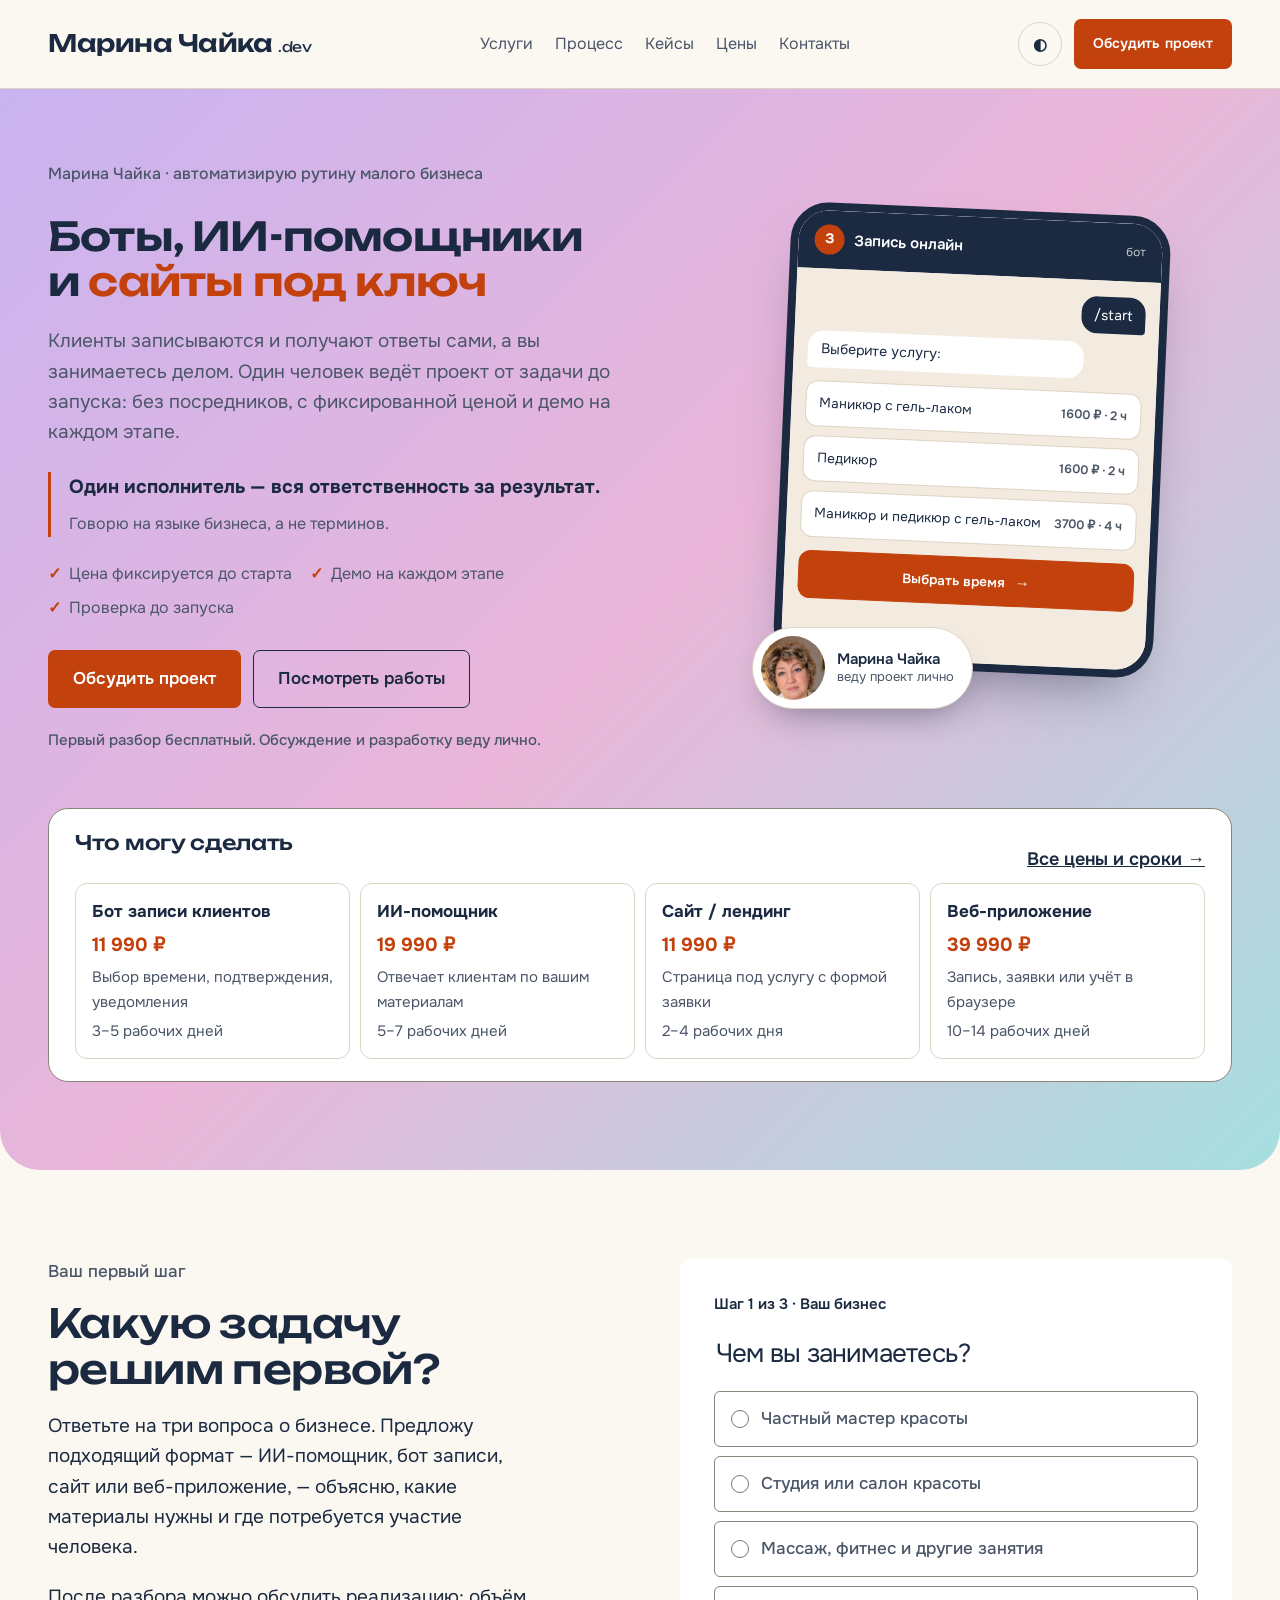
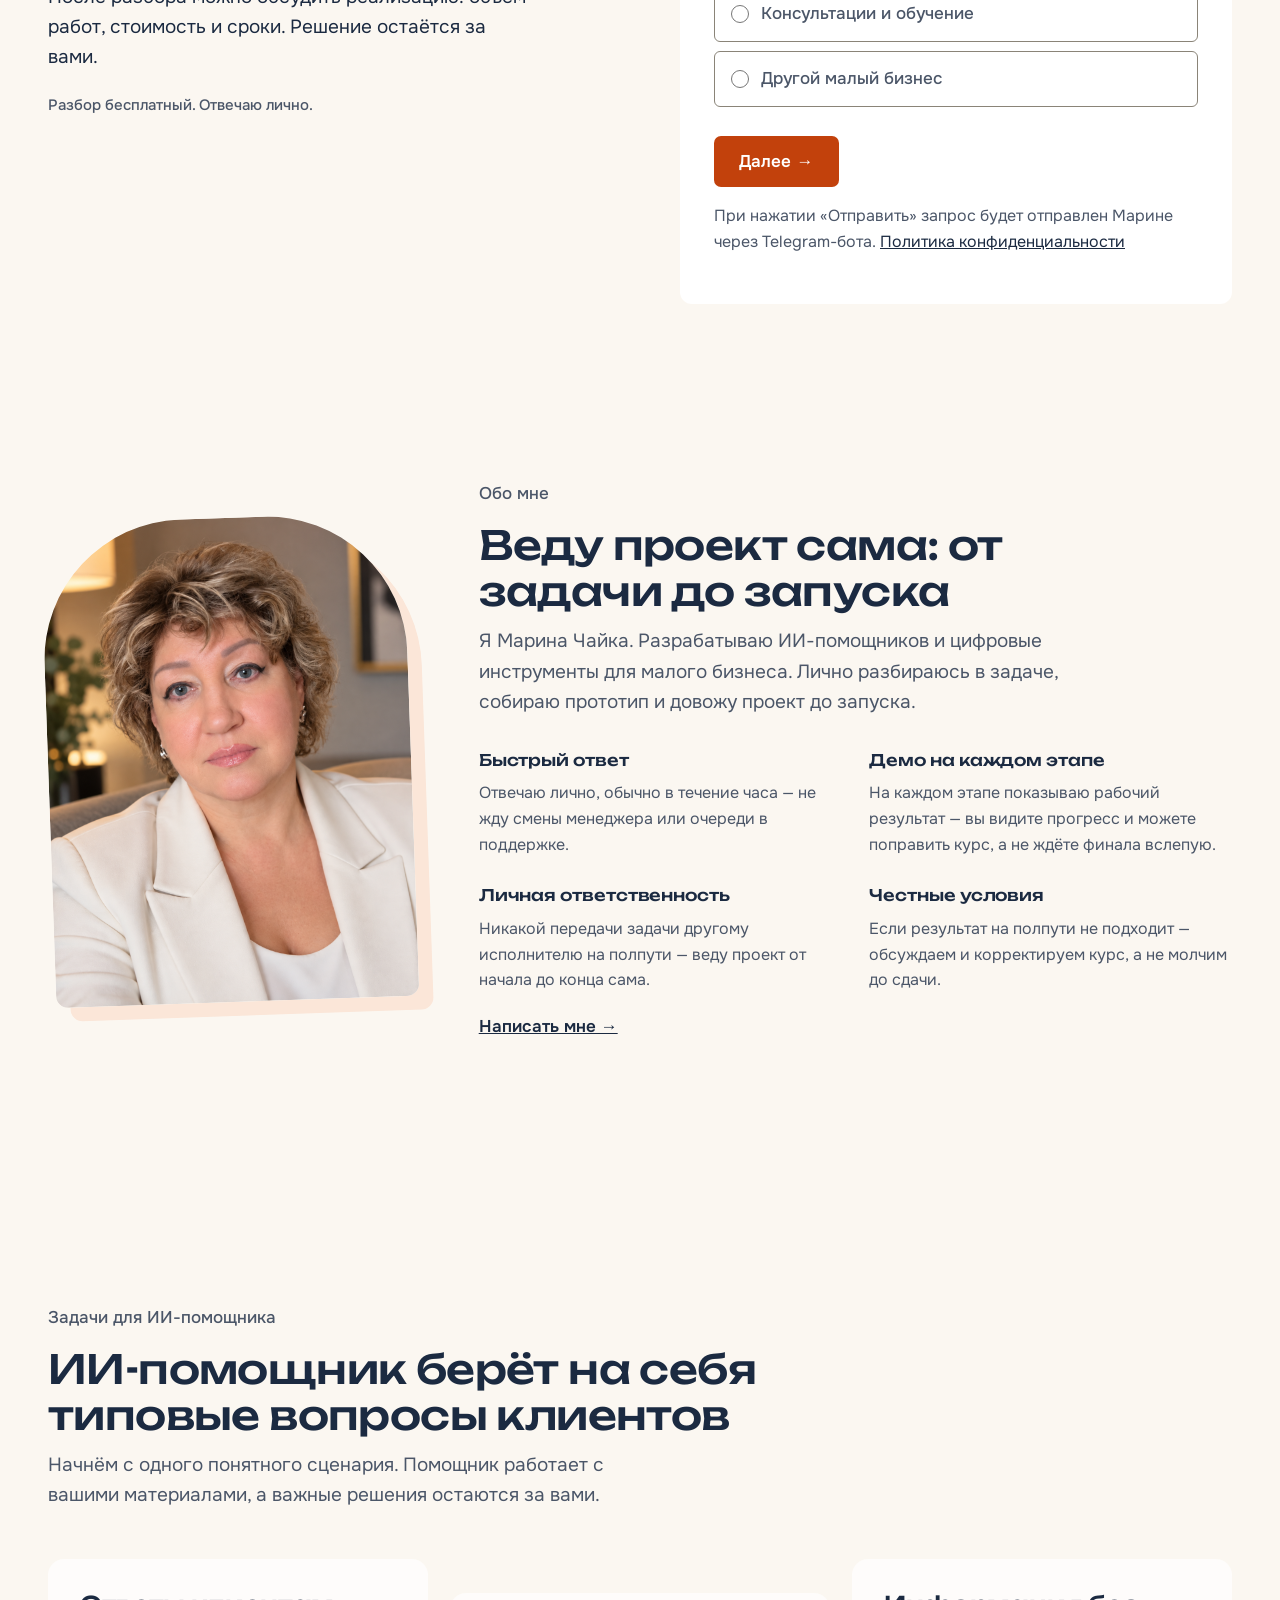
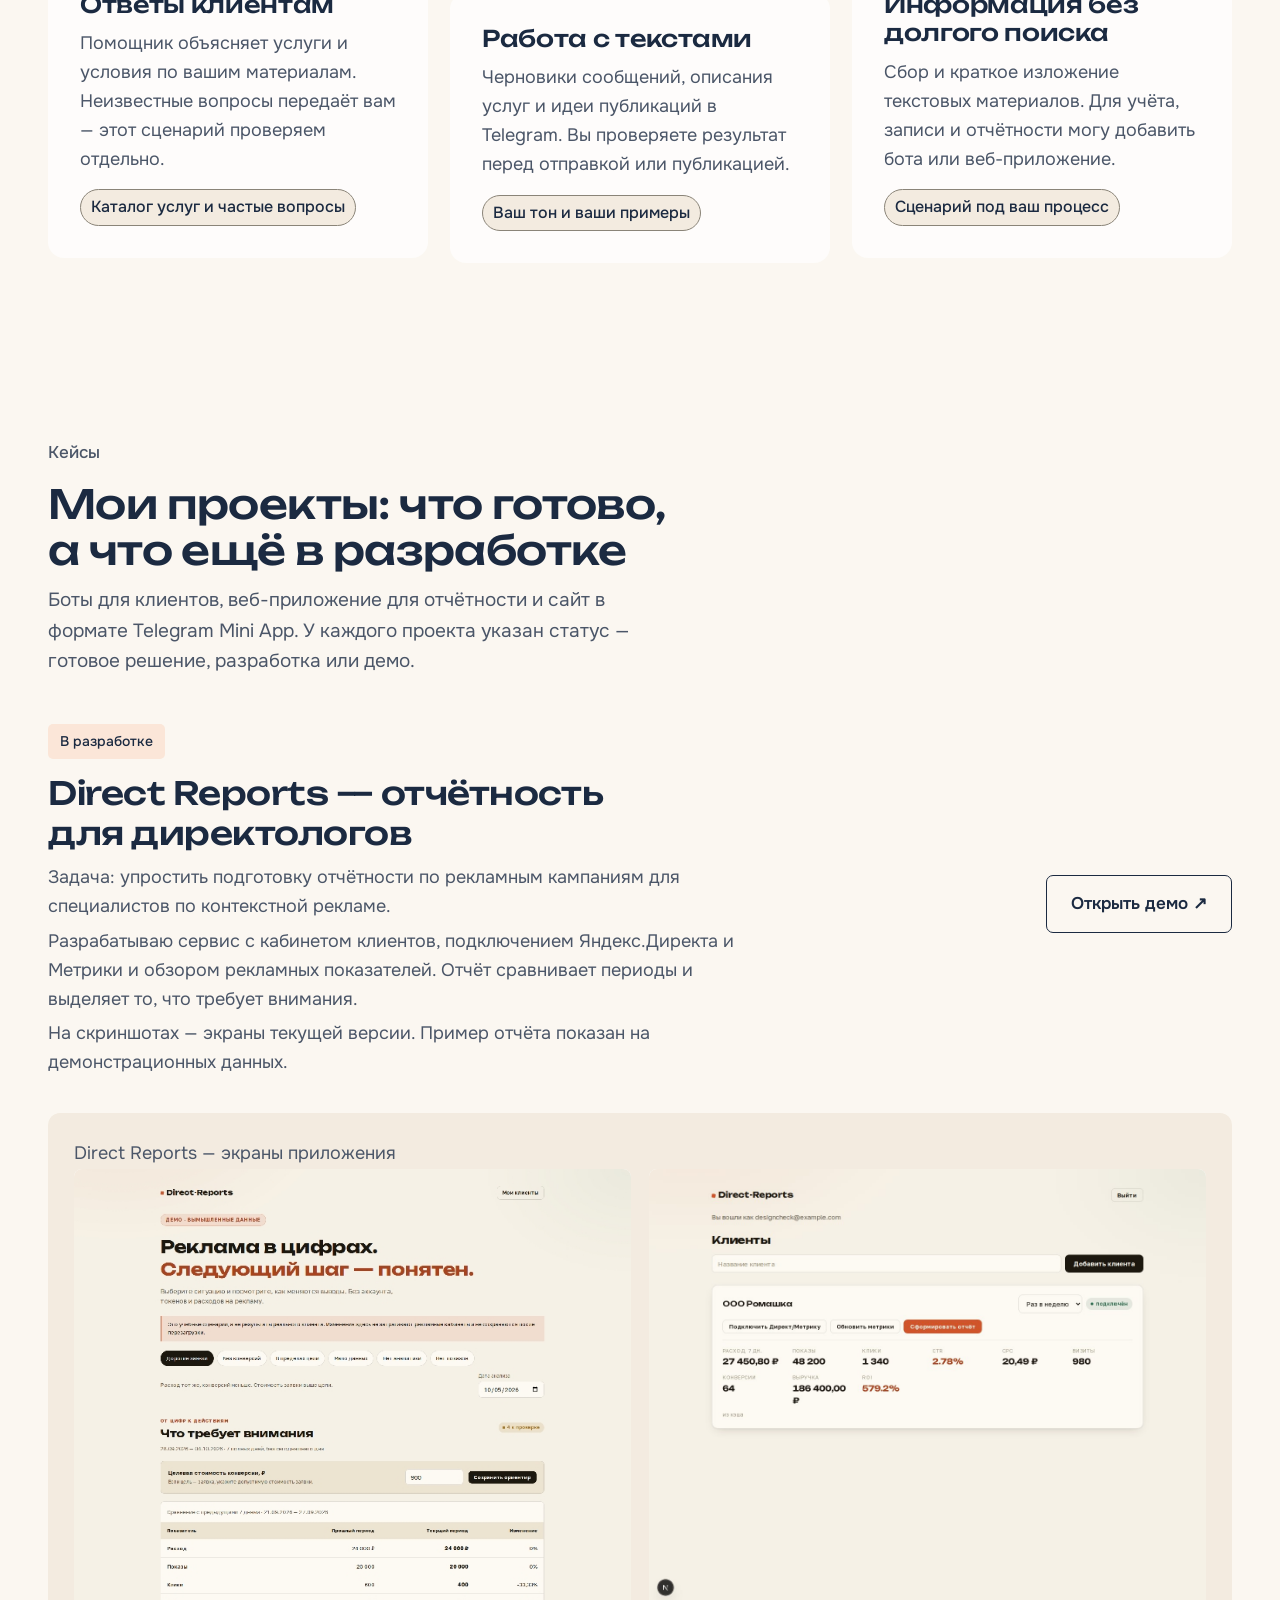
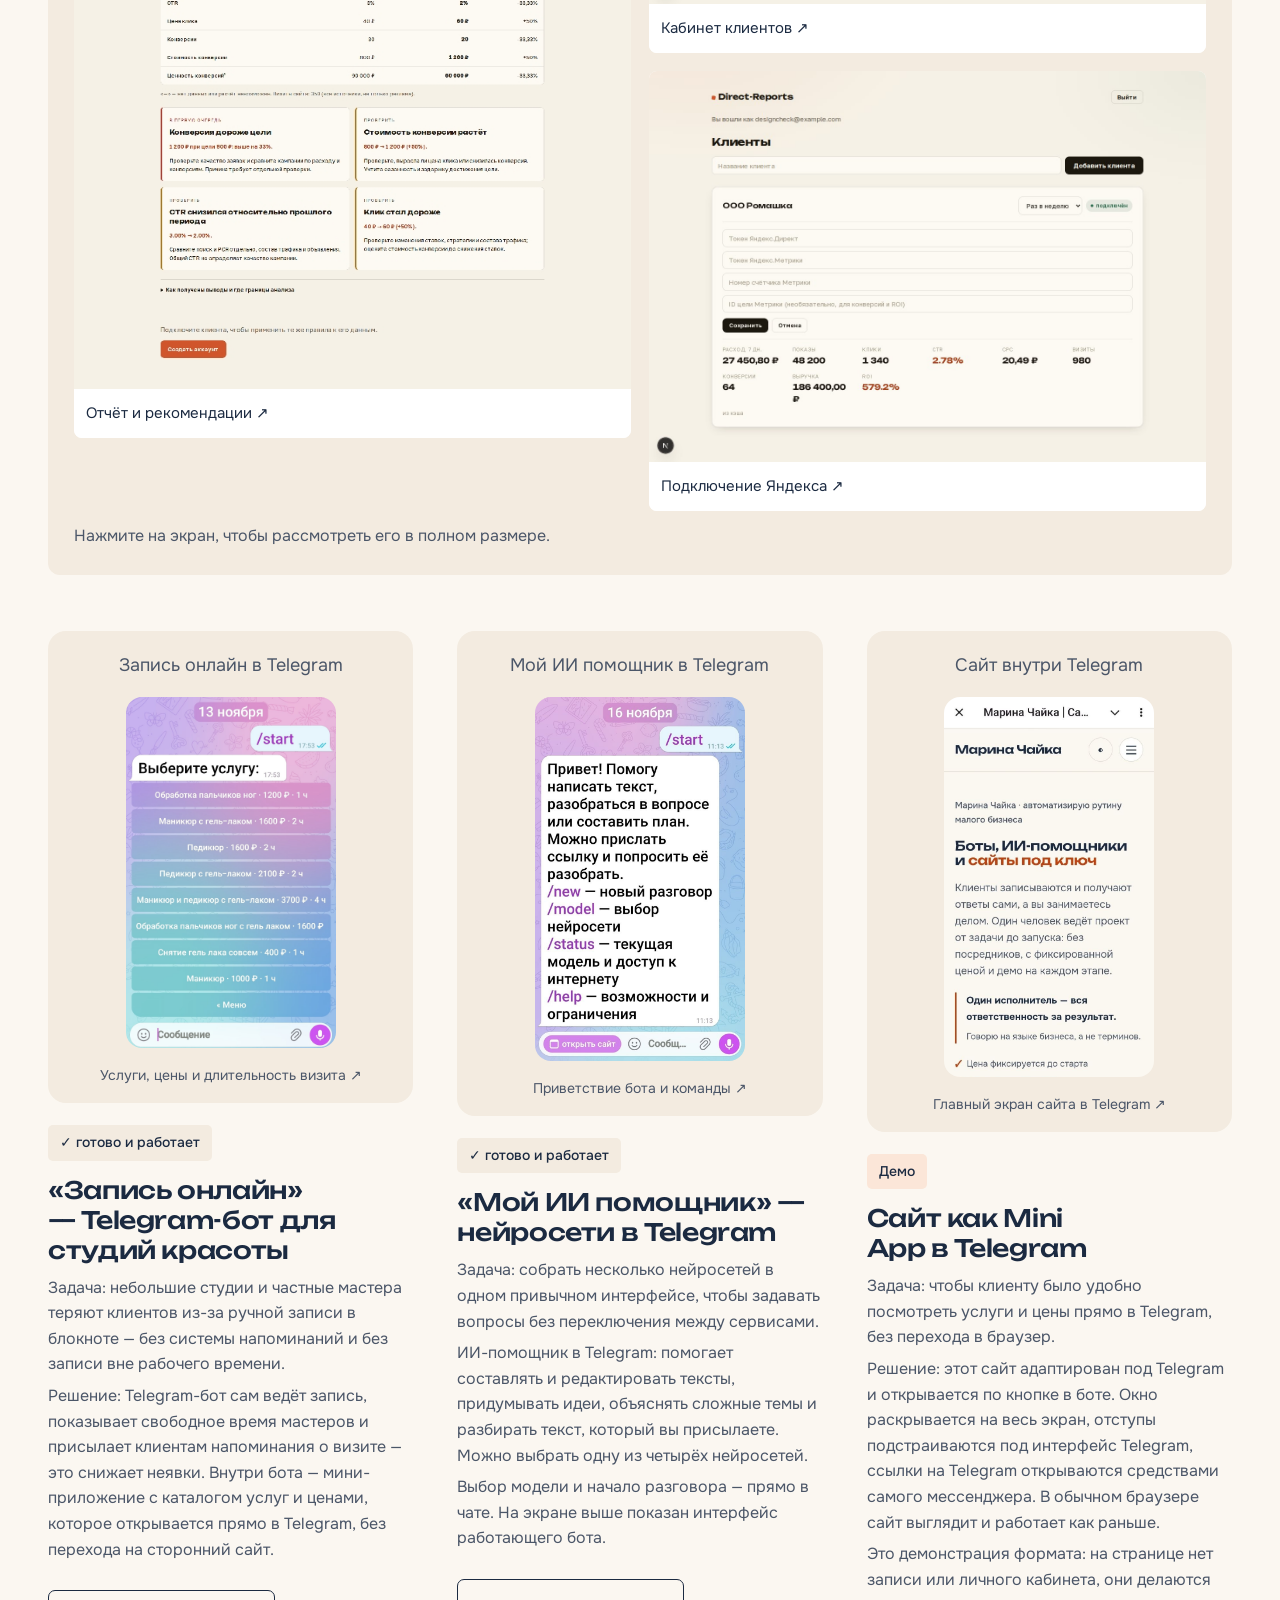
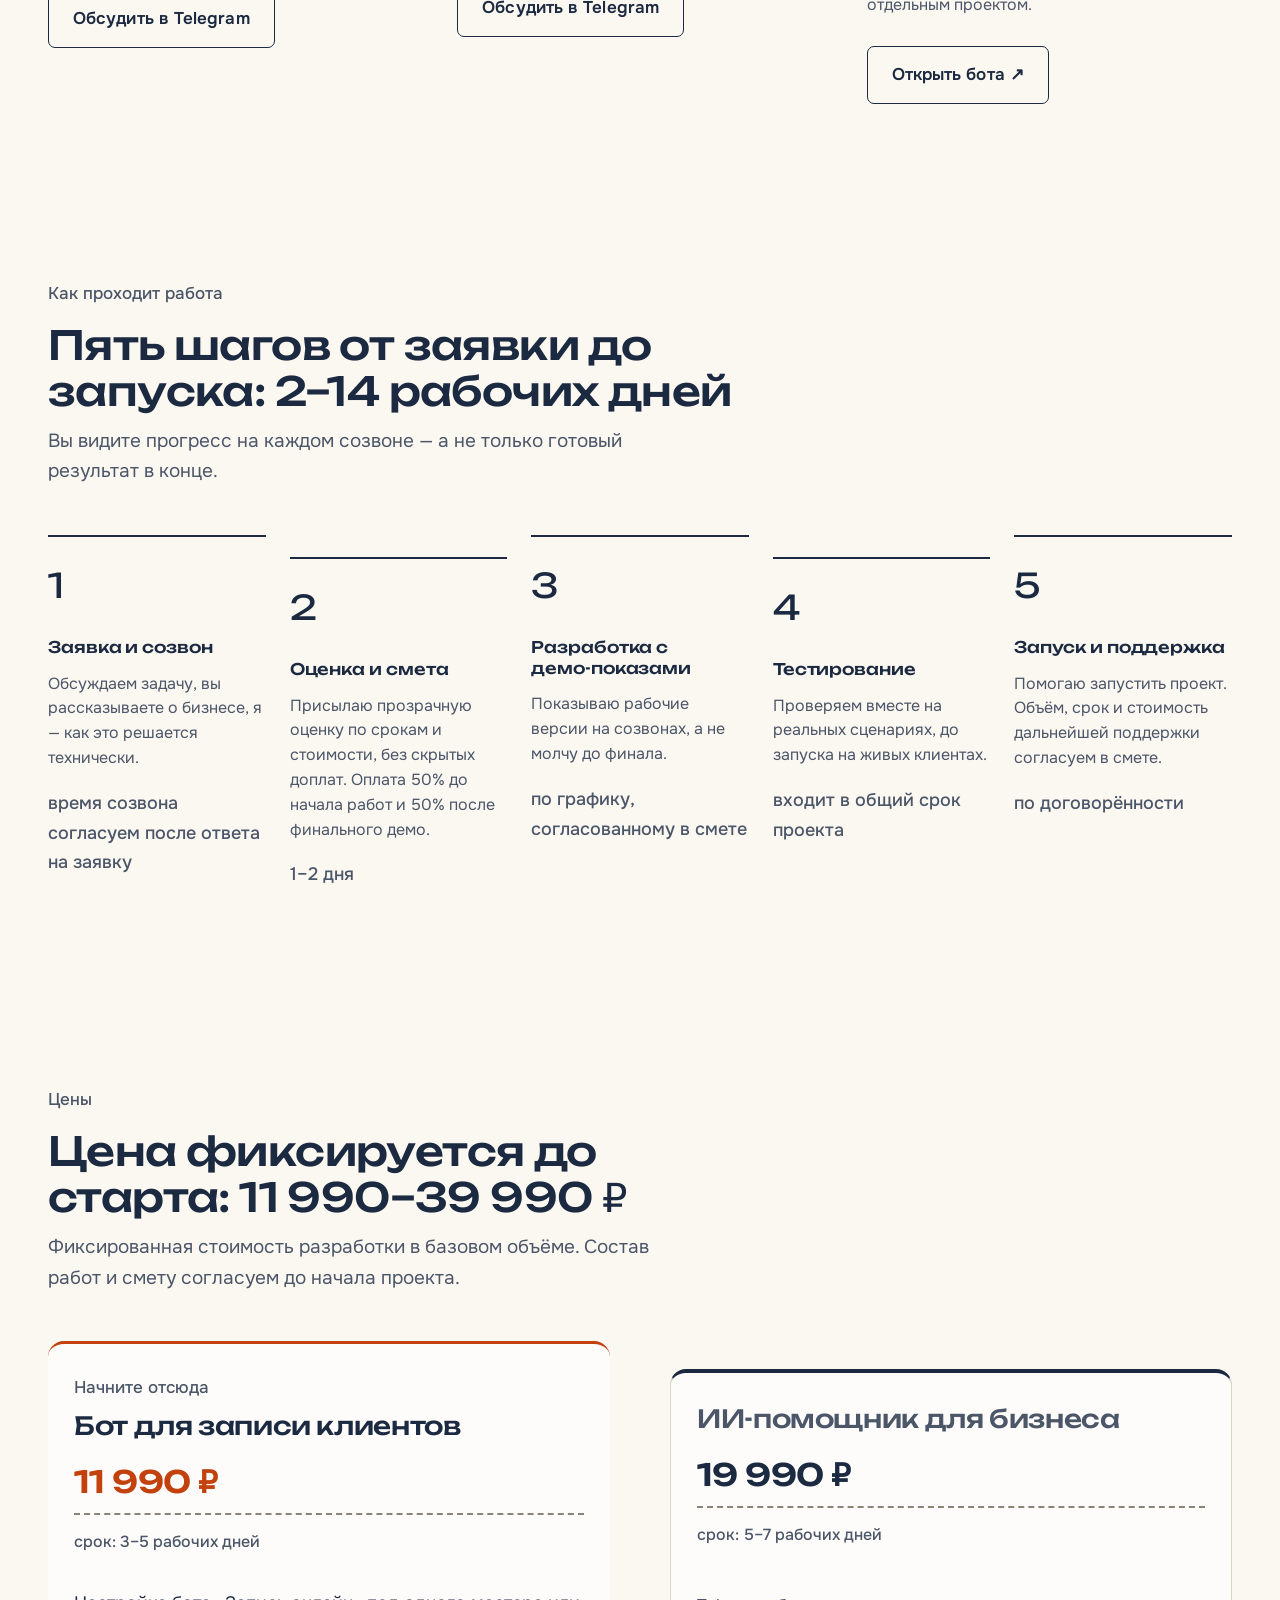
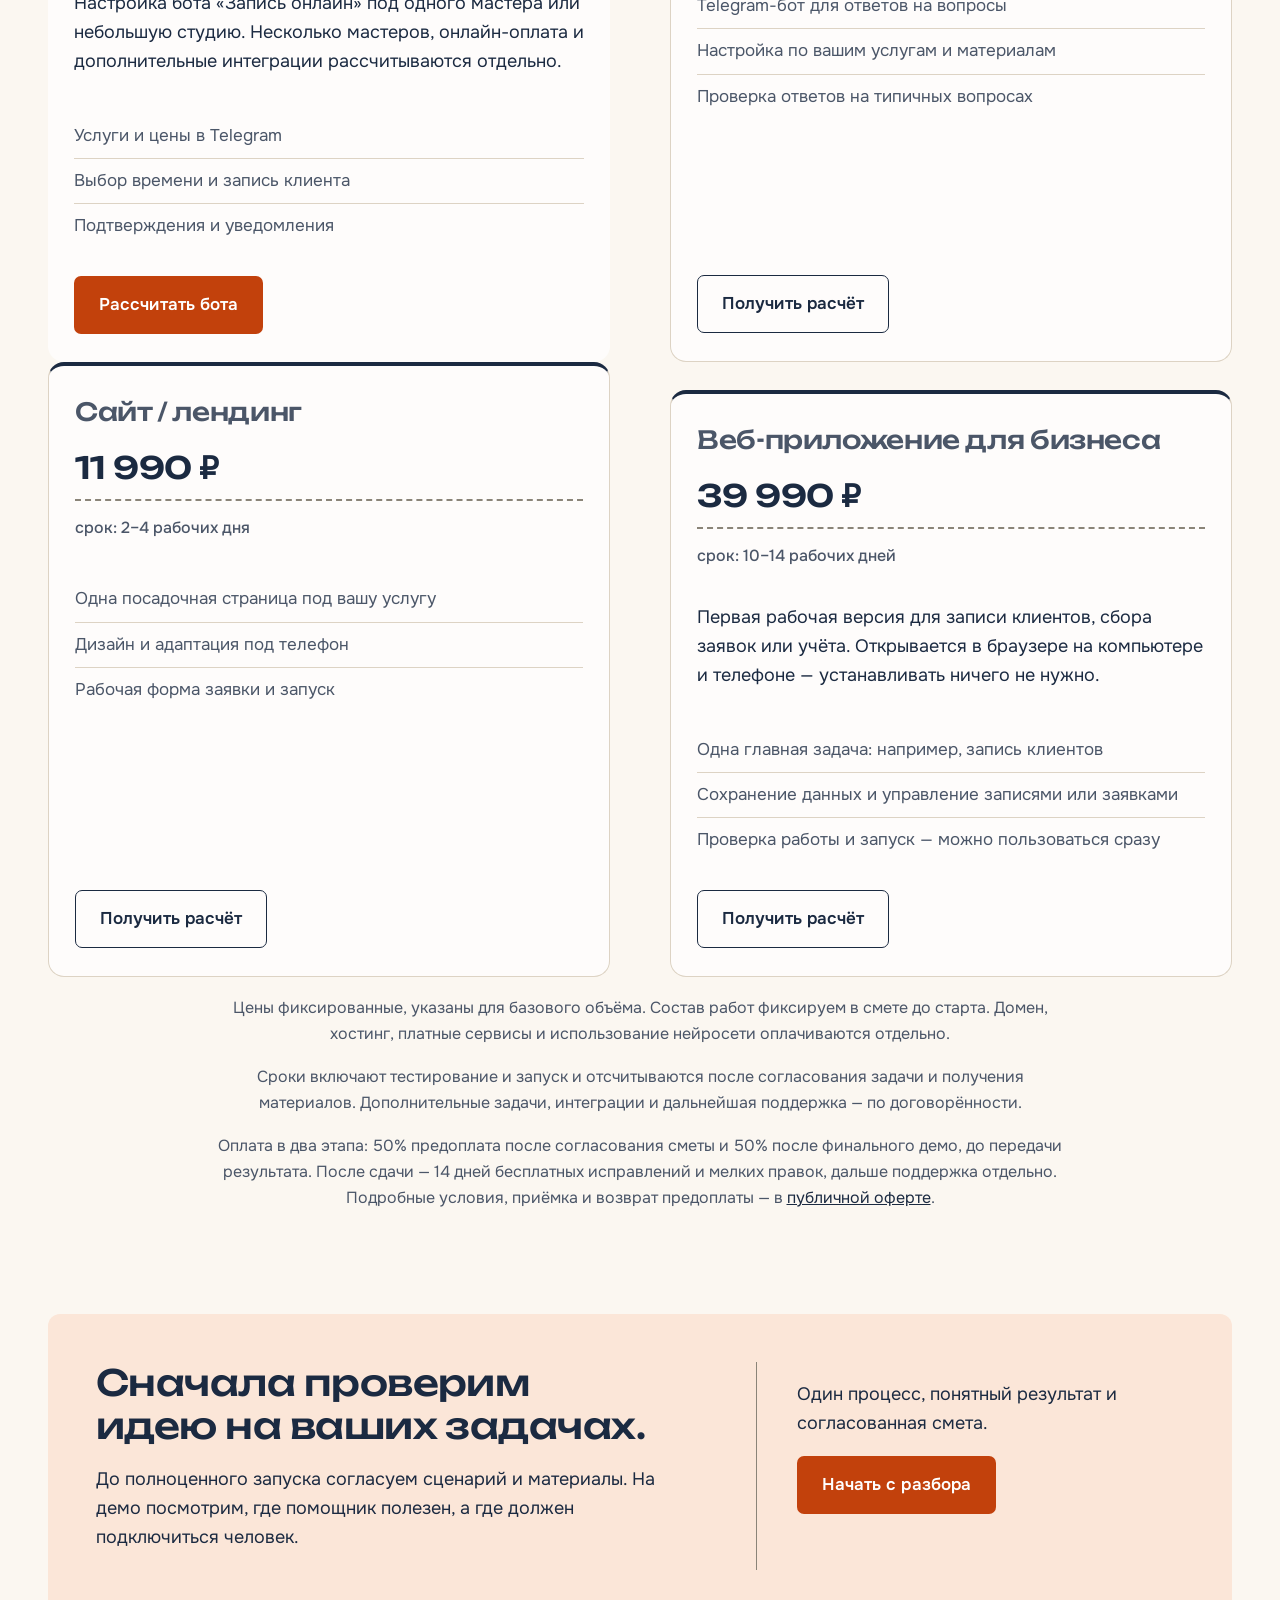
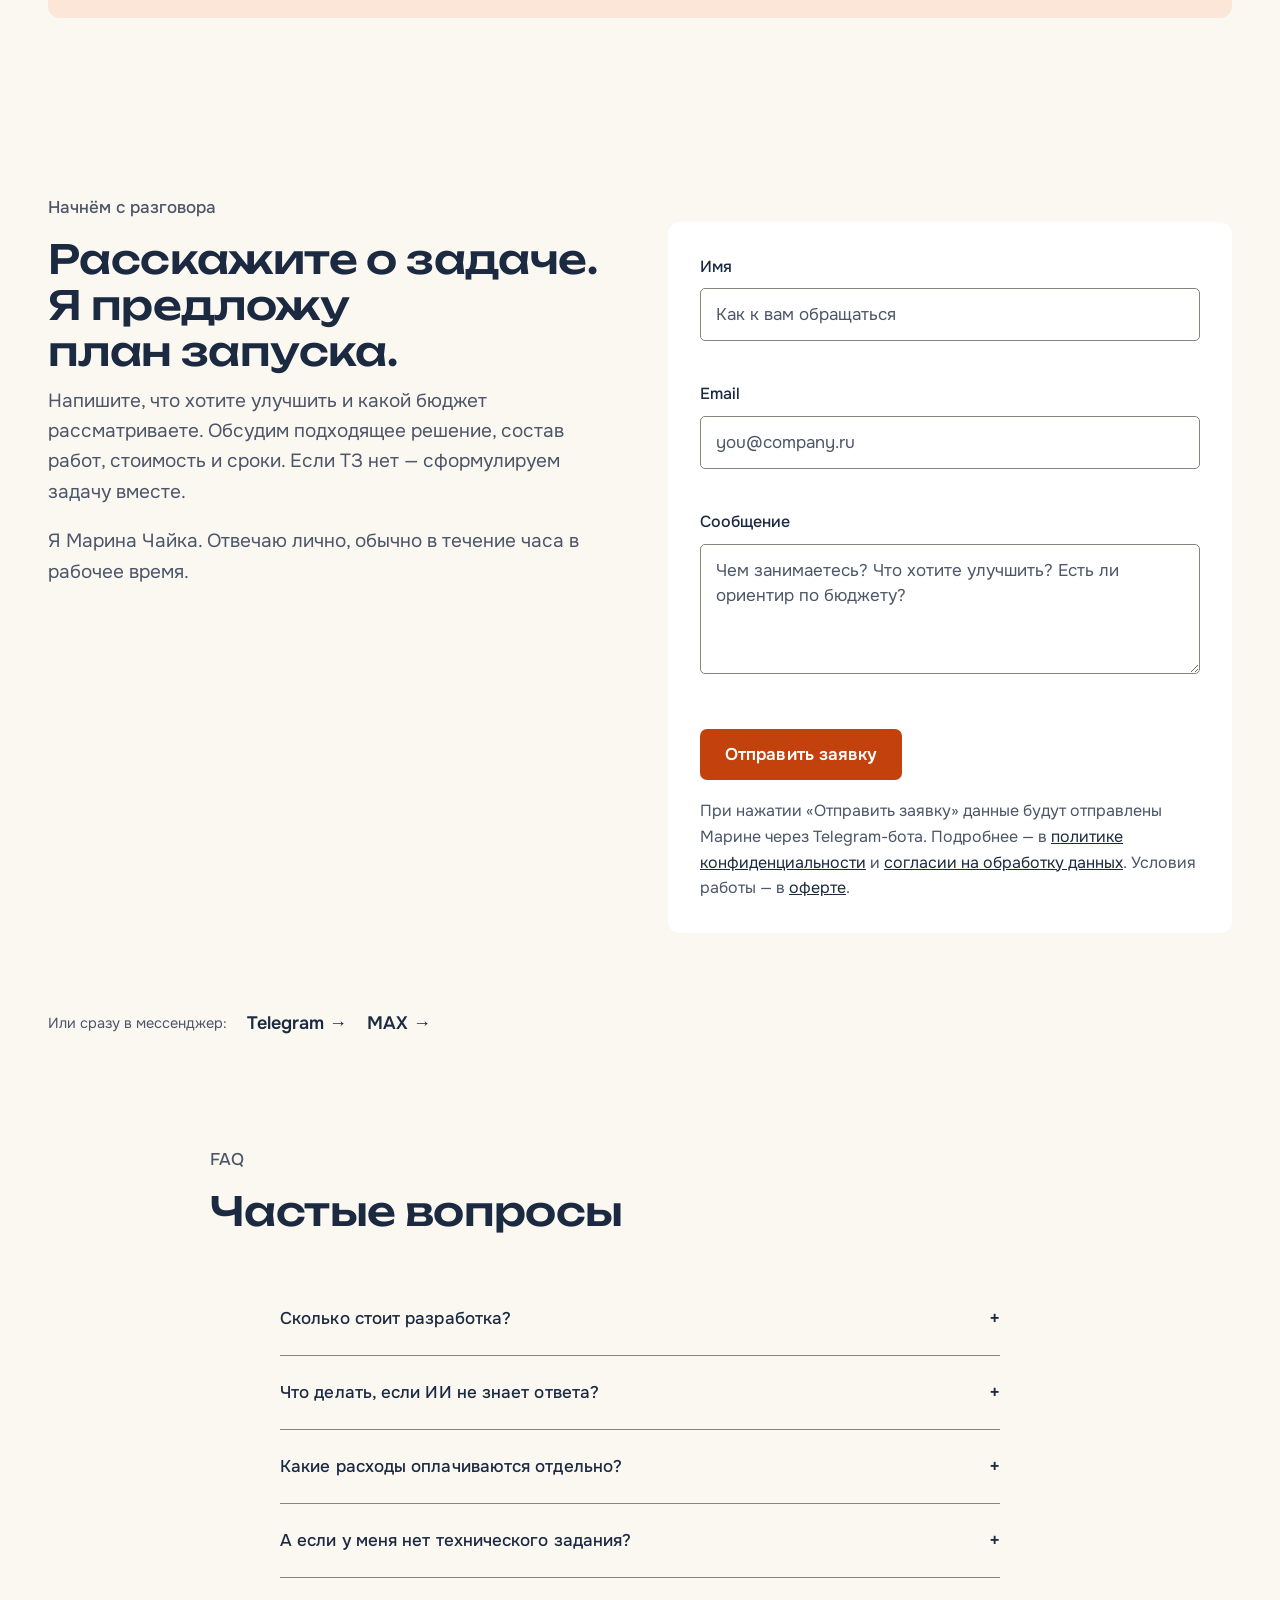
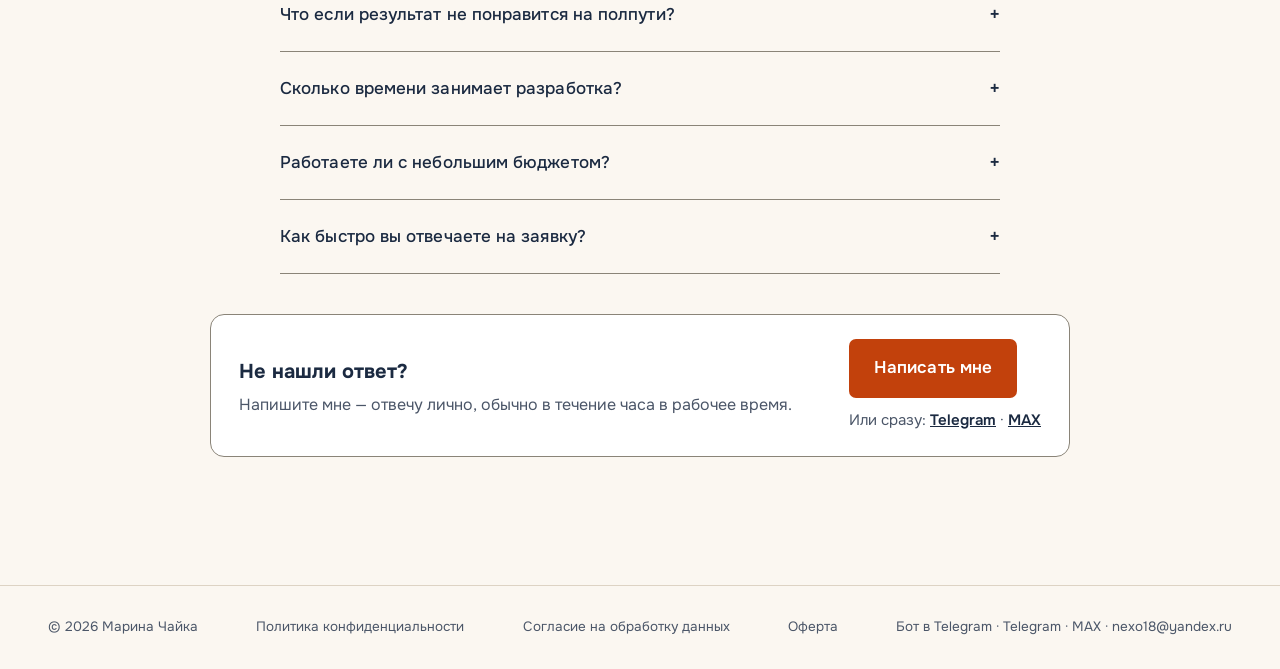
<file: index.html>
<!doctype html>
<html lang="ru" data-theme="light" translate="no" class="notranslate">
<head>
<meta charset="UTF-8">
<meta name="google" content="notranslate">
<meta name="viewport" content="width=device-width, initial-scale=1, viewport-fit=cover">
<title>Марина Чайка — ИИ-помощники, боты и сайты для малого бизнеса</title>
<meta name="description" content="ИИ-помощники, боты записи, сайты и веб-приложения для малого бизнеса. Цена и состав работ фиксируются до старта, демо на каждом этапе. Лично веду проект от задачи до запуска.">
<link rel="icon" type="image/svg+xml" href="assets/favicon.svg">
<meta name="theme-color" content="#FBF7F1">
<meta property="og:type" content="website"><meta property="og:title" content="Марина Чайка — ИИ-помощники, боты и сайты для малого бизнеса">
<meta property="og:image" content="https://chaika-bot.ru/assets/og.png"><meta property="og:url" content="https://chaika-bot.ru/">
<meta name="twitter:card" content="summary_large_image">
<script src="https://telegram.org/js/telegram-web-app.js"></script>
<script>
async function sendWebsiteRequest(data) {
  try {
    var response = await fetch('https://form-service-chajjka.msk1.amvera.tech/', {
      method: 'POST', headers: { 'Content-Type': 'application/json' },
      body: JSON.stringify(data), signal: AbortSignal.timeout(20000)
    });
    var result = await response.json();
    if(!response.ok || result.ok !== true) throw new Error('Delivery failed');
  } catch(error) {
    throw new Error('Не удалось подтвердить отправку. Данные остались в форме. Попробуйте позже или напишите в Telegram.');
  }
}
</script>
<link rel="stylesheet" href="assets/fonts/fonts.css">
<style>
  :root{
    color-scheme: dark;
    --bg:#0A0A0F;
    --surface:#15151C;
    --surface-2:#1C1C26;
    --text:#F2F2F7;
    --text-dim:#C8C8D8;
    --accent1:#6C5CE7;
    --accent2:#00D9FF;
    --accent2-text:#7CEBFF;   /* бирюзовый для ТЕКСТА (контраст ≥7:1) */
    --success-text:#3ddc97;
    --accent3:#FF3EA5;
    --accent4:#FFB020;
    --border:rgba(255,255,255,0.08);
    --border-strong:rgba(255,255,255,0.16);
    --success:#3ddc97;
    --danger:#ff6b6b;
    --shadow: 0 20px 60px rgba(0,0,0,0.45);
    --radius:16px;
    --font-head:'Space Grotesk', system-ui, sans-serif;
    --font-body:'Inter', system-ui, sans-serif;
    --font-mono:'JetBrains Mono', ui-monospace, monospace;
    padding-top: env(safe-area-inset-top,0px);
    padding-bottom: env(safe-area-inset-bottom,0px);
  }
  :root[data-theme="light"]{
    color-scheme: light;
    --bg:#FAFAFC;
    --surface:#FFFFFF;
    --surface-2:#F1F1F5;
    --text:#14141A;
    --text-dim:#3A3A48;
    --accent1:#5B3DF5;
    --accent2:#0EA5C4; --accent2-text:#00596D; --success-text:#075E3A; --danger:#A3200F;
    --accent3:#E11D8F;
    --accent4:#E08A00;
    --border:rgba(20,20,26,0.08);
    --border-strong:rgba(20,20,26,0.16);
    --shadow: 0 20px 50px rgba(20,20,26,0.10);
  }
  @media (prefers-color-scheme: light){
    :root:not([data-theme="light"]){
      color-scheme: light;
      --bg:#FAFAFC;
      --surface:#FFFFFF;
      --surface-2:#F1F1F5;
      --text:#14141A;
      --text-dim:#3A3A48;
      --accent1:#5B3DF5;
      --accent2:#0EA5C4; --accent2-text:#00596D; --success-text:#075E3A; --danger:#A3200F;
      --accent3:#E11D8F;
      --accent4:#E08A00;
      --border:rgba(20,20,26,0.08);
      --border-strong:rgba(20,20,26,0.16);
      --shadow: 0 20px 50px rgba(20,20,26,0.10);
    }
  }
  /* Только внутри Telegram (класс tg-app ставится скриптом): отступы под системные элементы Telegram */
  :root.tg-app{
    padding-top:var(--tg-safe-top,0px);
    padding-bottom:var(--tg-safe-bottom,0px);
  }
  :root.tg-app .web-only{display:none!important;}  /* ссылки «Открыть в Telegram» не нужны внутри самого Telegram */
  :root.tg-app header{top:var(--tg-safe-top,0px);}
  :root.tg-app .mobile-menu{inset:calc(68px + var(--tg-safe-top,0px)) 0 0 0;}
  :root.tg-app .floating-cta,
  :root.tg-app .to-top{bottom:calc(20px + var(--tg-safe-bottom,0px));}
  *{box-sizing:border-box;}
  html{scroll-behavior:smooth;}
  body{
    margin:0;
    background-color:var(--bg);
    background-image:
      radial-gradient(640px circle at 8% 8%, color-mix(in srgb, var(--accent1) 26%, transparent), transparent 62%),
      radial-gradient(620px circle at 92% 12%, color-mix(in srgb, var(--accent3) 22%, transparent), transparent 60%),
      radial-gradient(720px circle at 85% 92%, color-mix(in srgb, var(--accent2) 20%, transparent), transparent 62%),
      radial-gradient(560px circle at 10% 90%, color-mix(in srgb, var(--accent4) 18%, transparent), transparent 60%);
    background-attachment: fixed;
    background-repeat: no-repeat;
    animation: auroraShift 26s ease-in-out infinite alternate;
    color:var(--text);
    font-family:var(--font-body);
    font-size:16px;
    line-height:1.6;
    -webkit-font-smoothing:antialiased;
    overflow-x:hidden;
  }
  @keyframes auroraShift{
    0%{ background-position: 8% 8%, 92% 12%, 85% 92%, 10% 90%; }
    50%{ background-position: 14% 16%, 84% 20%, 76% 84%, 18% 82%; }
    100%{ background-position: 8% 8%, 92% 12%, 85% 92%, 10% 90%; }
  }
  @media (prefers-reduced-motion: reduce){ body{ animation:none; } }
  img{max-width:100%;}
  [hidden]{display:none!important;}
  a{color:inherit;}
  .wrap{max-width:1120px;margin:0 auto;padding-inline:20px;}
  section{scroll-margin-top:80px;}
  h1,h2,h3{font-family:var(--font-head);line-height:1.15;margin:0;}
  .mono{font-family:var(--font-mono);}
  .eyebrow{
    font-family:var(--font-mono);
    font-size:13px;
    letter-spacing:.06em;
    text-transform:uppercase;
    color:var(--accent2-text);
    font-weight:600;
    display:flex;align-items:center;gap:8px;
    margin-bottom:14px;
  }
  .eyebrow::before{content:"";width:8px;height:8px;border-radius:50%;background:var(--accent2);box-shadow:0 0 12px var(--accent2);}
  .section-head{max-width:640px;margin:0 auto 48px;text-align:center;}
  .section-head h2{font-size:clamp(26px,4vw,38px);}
  .section-head p{color:var(--text-dim);margin-top:12px;font-size:17px;}

  /* ---------- progress bar ---------- */
  #progress{position:fixed;top:0;left:0;height:3px;background:linear-gradient(90deg,var(--accent1),var(--accent3),var(--accent2),var(--accent4));width:0%;z-index:1000;transition:width .1s linear;}

  /* ---------- nav ---------- */
  header{
    position:sticky;top:env(safe-area-inset-top,0px);z-index:900;
    background:color-mix(in srgb, var(--bg) 78%, transparent);
    backdrop-filter:blur(14px);
    border-bottom:1px solid var(--border);
    transition:transform .3s ease;
  }
  header.hide{transform:translateY(-100%);}
  nav.wrap{display:flex;align-items:center;justify-content:space-between;height:68px;}
  .logo{font-family:var(--font-head);font-weight:700;font-size:18px;letter-spacing:-.02em;}
  .logo span{background:linear-gradient(90deg,var(--accent1),var(--accent3),var(--accent2));-webkit-background-clip:text;background-clip:text;color:transparent;}
  .nav-links{display:flex;gap:28px;list-style:none;margin:0;padding:0;}
  .nav-links a{font-size:14.5px;color:var(--text-dim);text-decoration:none;position:relative;padding:6px 0;transition:color .2s;}
  .nav-links a::after{content:"";position:absolute;left:0;right:0;bottom:0;height:2px;background:linear-gradient(90deg,var(--accent1),var(--accent2));transform:scaleX(0);transform-origin:left;transition:transform .25s;}
  .nav-links a.active,.nav-links a:hover{color:var(--text);}
  .nav-links a.active::after{transform:scaleX(1);}
  .nav-actions{display:flex;align-items:center;gap:12px;}
  .theme-toggle{
    width:44px;height:44px;border-radius:10px;border:1px solid var(--border);
    background:var(--surface);color:var(--text);cursor:pointer;
    display:flex;align-items:center;justify-content:center;font-size:16px;
  }
  .burger{
    display:none;width:44px;height:44px;border:1px solid var(--border);background:var(--surface);
    border-radius:10px;cursor:pointer;position:relative;
  }
  .burger span, .burger span::before, .burger span::after{
    content:"";position:absolute;left:12px;right:12px;height:2px;background:var(--text);
    transition:transform .3s ease, opacity .3s ease, top .3s ease;
  }
  .burger span{top:21px;}
  .burger span::before{top:-7px;}
  .burger span::after{top:7px;}
  .burger.open span{background:transparent;}
  .burger.open span::before{top:0;transform:rotate(45deg);}
  .burger.open span::after{top:0;transform:rotate(-45deg);}

  .mobile-menu{
    visibility:hidden;position:fixed;inset:68px 0 0 0;background:var(--bg);z-index:850;padding:24px;
    opacity:0;transform:translateY(-12px);transition:opacity .3s ease, transform .3s ease, visibility 0s linear .3s;
  }
  .mobile-menu.open{visibility:visible;opacity:1;transform:translateY(0);transition:opacity .3s ease, transform .3s ease;}
  .mobile-menu ul{list-style:none;padding:0;margin:0;display:flex;flex-direction:column;gap:22px;}
  .mobile-menu a{font-family:var(--font-head);font-size:22px;text-decoration:none;color:var(--text);}
  @media (prefers-reduced-motion: reduce){
    .mobile-menu{transition:none;}
    .burger span,.burger span::before,.burger span::after{transition:none;}
  }
  @media (max-width:820px){
    .nav-links{display:none;}
    .nav-actions > a.btn-primary{display:none;}
    .burger{display:flex;align-items:center;justify-content:center;}
  }
  @media (max-width:360px){ .logo{font-size:15px;} }

  /* ---------- buttons ---------- */
  .btn{
    display:inline-flex;align-items:center;justify-content:center;gap:8px;
    font-family:var(--font-body);font-weight:600;font-size:15px;
    padding:13px 26px;border-radius:12px;border:1px solid transparent;
    cursor:pointer;text-decoration:none;min-height:44px;
    transition:transform .25s cubic-bezier(.2,.8,.2,1), box-shadow .3s ease, background .3s ease, filter .3s ease, color .3s ease, border-color .3s ease;
    will-change:transform;
  }
  .btn-primary{background:linear-gradient(135deg,var(--accent1),var(--accent3) 55%,var(--accent2));color:#fff;box-shadow:0 8px 20px rgba(255,62,165,.2);}
  .btn-primary:hover{box-shadow:0 12px 28px rgba(255,62,165,.3);filter:brightness(1.05) saturate(1.05);}
  .btn-ghost{background:var(--surface);border-color:var(--border-strong);color:var(--text);}
  .btn-ghost:hover{border-color:var(--accent2);background:var(--surface-2);color:var(--accent2-text);}
  .btn-block{width:100%;}

  /* ---------- hero ---------- */
  .hero{position:relative;padding:120px 0 100px;overflow:hidden;}
  .hero-bg{position:absolute;inset:-20% -10%;z-index:0;pointer-events:none;filter:blur(50px);opacity:.45;}
  .blob{position:absolute;border-radius:50%;}
  .blob1{width:560px;height:560px;background:radial-gradient(circle,var(--accent1),transparent 70%);top:-120px;left:-80px;animation:float1 16s ease-in-out infinite;}
  .blob2{width:480px;height:480px;background:radial-gradient(circle,var(--accent2),transparent 70%);bottom:-140px;right:-60px;animation:float2 20s ease-in-out infinite;}
  .blob3{width:380px;height:380px;background:radial-gradient(circle,var(--accent3),transparent 70%);top:10%;right:8%;animation:float3 18s ease-in-out infinite;}
  .blob4{width:340px;height:340px;background:radial-gradient(circle,var(--accent4),transparent 70%);bottom:5%;left:18%;animation:float2 22s ease-in-out infinite reverse;}
  @keyframes float1{0%,100%{transform:translate(0,0)}50%{transform:translate(60px,40px)}}
  @keyframes float2{0%,100%{transform:translate(0,0)}50%{transform:translate(-50px,-30px)}}
  @keyframes float3{0%,100%{transform:translate(0,0)}50%{transform:translate(-40px,50px)}}
  .hero-inner{position:relative;z-index:1;max-width:780px;}
  .hero h1{font-size:clamp(32px,5.4vw,58px);font-weight:700;letter-spacing:-.02em;}
  .hero h1 .line{display:block;overflow:hidden;}
  .hero h1 .line span{
    display:inline-block;transform:translateY(110%);opacity:0;
    background:linear-gradient(100deg, var(--text) 0%, var(--accent1) 22%, var(--accent3) 45%, var(--accent2) 68%, var(--text) 100%);
    background-size:250% auto;
    color:var(--text);
    -webkit-background-clip:text;background-clip:text;-webkit-text-fill-color:transparent;
    animation:lineUp .7s cubic-bezier(.2,.8,.2,1) forwards, headlineShine 9s linear infinite;
  }
  @keyframes lineUp{to{transform:translateY(0);opacity:1;}}
  @keyframes headlineShine{0%{background-position:0% 50%;}100%{background-position:250% 50%;}}
  .hero p.sub{margin-top:22px;font-size:clamp(16px,2vw,19px);color:var(--text-dim);max-width:600px;}
  .hero-cta{margin-top:34px;display:flex;flex-wrap:wrap;gap:14px;align-items:center;}
  .trust-line{margin-top:20px;font-family:var(--font-mono);font-size:13px;color:var(--text-dim);display:flex;align-items:center;gap:8px;}
  .trust-line::before{content:"●";color:var(--success);font-size:10px;}

  /* ---------- stats / counters ---------- */
  .stats{display:grid;grid-template-columns:repeat(4,1fr);gap:20px;}
  @media (max-width:820px){.stats{grid-template-columns:repeat(2,1fr);}}
  .stat{text-align:center;padding:26px 12px;background:var(--surface);border:1px solid var(--border);border-radius:14px;}
  .stat-value{font-family:var(--font-head);font-size:clamp(28px,4vw,38px);font-weight:700;font-variant-numeric:tabular-nums;
    background:linear-gradient(135deg,var(--accent1),var(--accent3));-webkit-background-clip:text;background-clip:text;color:transparent;-webkit-text-fill-color:transparent;}
  .stat-label{margin-top:8px;font-size:13.5px;color:var(--text-dim);}

  /* ---------- bento / services ---------- */
  .bento{display:grid;grid-template-columns:repeat(3,1fr);gap:20px;}
  @media (max-width:820px){.bento{grid-template-columns:1fr;}}
  .card{
    background:var(--surface);border:1px solid var(--border);border-radius:var(--radius);
    padding:28px;position:relative;overflow:hidden;
    transition:transform .3s cubic-bezier(.2,.8,.2,1), border-color .3s, box-shadow .3s;
  }
  .card:hover{transform:translateY(-6px);border-color:var(--border-strong);box-shadow:var(--shadow);}
  .card .glow{position:absolute;inset:0;opacity:0;background:radial-gradient(300px circle at var(--mx,50%) var(--my,50%), rgba(108,92,231,.18), transparent 60%);transition:opacity .3s;pointer-events:none;}
  .card:hover .glow{opacity:1;}
  .card-icon{width:46px;height:46px;border-radius:12px;background:linear-gradient(135deg,var(--accent1),var(--accent3));display:flex;align-items:center;justify-content:center;font-size:20px;margin-bottom:18px;}
  .card:nth-child(2) .card-icon{background:linear-gradient(135deg,var(--accent3),var(--accent4));}
  .card:nth-child(3) .card-icon{background:linear-gradient(135deg,var(--accent2),var(--accent1));}
  .card h3{font-size:19px;margin-bottom:10px;}
  .card p{color:var(--text-dim);font-size:15px;margin:0;}
  .card .tag{display:inline-block;margin-top:16px;font-family:var(--font-mono);font-size:13px;color:var(--accent2-text);border:1px solid var(--border-strong);padding:4px 10px;border-radius:20px;}

  /* reveal */
  .reveal{opacity:0;transform:translateY(28px);transition:opacity .7s ease,transform .7s cubic-bezier(.2,.8,.2,1);}
  .reveal.in{opacity:1;transform:translateY(0);}

  /* ---------- process ---------- */
  .steps{display:grid;gap:0;counter-reset:step;}
  .step{display:grid;grid-template-columns:56px 1fr;gap:20px;padding:24px 0;border-bottom:1px solid var(--border);}
  .step:last-child{border-bottom:none;}
  .step-num{font-family:var(--font-mono);font-size:14px;color:var(--accent2-text);border:1px solid var(--border-strong);border-radius:50%;width:44px;height:44px;display:flex;align-items:center;justify-content:center;}
  .step h4{font-family:var(--font-head);font-size:17px;margin:0 0 6px;}
  .step p{margin:0;color:var(--text-dim);font-size:15px;}
  .step-meta{font-family:var(--font-mono);font-size:13px;color:var(--text-dim);margin-top:8px;display:inline-block;}

  /* ---------- cases ---------- */
  .cases{display:grid;gap:20px;}
  .case-card{
    background:linear-gradient(160deg, var(--surface), var(--surface-2));
    border:1px solid var(--border);border-radius:20px;padding:36px;
    display:grid;grid-template-columns:1fr auto;gap:24px;align-items:center;
  }
  @media (max-width:700px){.case-card{grid-template-columns:1fr;}}
  .case-status{font-family:var(--font-mono);font-size:13px;color:var(--success-text);border:1px solid rgba(61,220,151,.5);background:rgba(61,220,151,.08);padding:4px 10px;border-radius:20px;display:inline-block;margin-bottom:14px;}
  .case-status--development{color:var(--text-dim);border-color:var(--border-strong);background:var(--surface-2);}
  .case-card h3{font-size:22px;margin-bottom:10px;}
  .case-card p{color:var(--text-dim);margin:0 0 6px;}

  /* Анимированная "переписка" вместо живого доступа к боту — показывает работу,
     но не отдаёт сам продукт бесплатно. Проигрывается один раз при появлении на экране. */
  .chat-demo{display:flex;flex-direction:column;gap:10px;margin-top:18px;max-width:380px;}
  .chat-bubble{
    padding:10px 14px;border-radius:16px;font-size:14px;line-height:1.4;
    opacity:0;transform:translateY(10px);
  }
  .reveal.in .chat-bubble{animation:bubbleIn .5s ease forwards;}
  .chat-bubble--user{align-self:flex-end;background:var(--accent1);color:#fff;border-bottom-right-radius:4px;}
  .chat-bubble--bot{align-self:flex-start;background:var(--surface-2);color:var(--text);border-bottom-left-radius:4px;}
  .chat-demo .chat-bubble:nth-child(1){animation-delay:.15s;}
  .chat-demo .chat-bubble:nth-child(2){animation-delay:.75s;}
  .chat-demo .chat-bubble:nth-child(3){animation-delay:1.55s;}
  .chat-demo .chat-bubble:nth-child(4){animation-delay:2.15s;}
  @keyframes bubbleIn{to{opacity:1;transform:translateY(0);}}
  @media (prefers-reduced-motion: reduce){
    .chat-bubble{opacity:1;transform:none;animation:none!important;}
  }

  /* ---------- trust ---------- */
  .trust-grid{display:grid;grid-template-columns:repeat(2,1fr);gap:20px;}
  @media (max-width:700px){.trust-grid{grid-template-columns:1fr;}}
  .trust-item{display:flex;gap:16px;padding:22px;background:var(--surface);border:1px solid var(--border);border-radius:14px;transition:transform .3s cubic-bezier(.2,.8,.2,1), border-color .3s, box-shadow .3s;}
  .trust-item:hover{transform:translateY(-4px);border-color:var(--border-strong);box-shadow:var(--shadow);}
  .trust-item .ico{font-size:22px;}
  .trust-item h4{margin:0 0 6px;font-family:var(--font-head);font-size:16px;}
  .trust-item p{margin:0;color:var(--text-dim);font-size:14.5px;}

  /* ---------- pricing ---------- */
  .pricing{display:grid;grid-template-columns:repeat(2,minmax(0,1fr));gap:20px;}
  @media (max-width:820px){.pricing{grid-template-columns:1fr;}}
  .price-card{background:var(--surface);border:1px solid var(--border);border-radius:var(--radius);padding:30px;display:flex;flex-direction:column;transition:transform .3s cubic-bezier(.2,.8,.2,1), border-color .3s, box-shadow .3s;}
  .price-card:hover{transform:translateY(-6px);border-color:var(--border-strong);box-shadow:var(--shadow);}
  .price-card.featured{border-color:var(--accent1);box-shadow:0 0 0 1px var(--accent1), var(--shadow);position:relative;}
  .price-card.featured:hover{box-shadow:0 0 0 1px var(--accent1), var(--shadow);}
  .price-card.featured::before{content:"популярно";position:absolute;top:-12px;right:20px;font-family:var(--font-mono);font-size:12.5px;font-weight:700;background:var(--accent1);color:#fff;padding:4px 10px;border-radius:20px;}
  .price-card h3{font-size:17px;color:var(--text-dim);font-weight:500;margin-bottom:4px;}
  .price-value{font-family:var(--font-head);font-size:30px;margin:6px 0 4px;}
  .price-value span{font-size:14px;color:var(--text-dim);font-weight:400;}
  .price-time{font-family:var(--font-mono);font-size:13px;color:var(--accent2-text);margin-bottom:18px;}
  .price-list{list-style:none;padding:0;margin:0 0 24px;flex:1;}
  .price-list li{padding:8px 0;border-top:1px solid var(--border);font-size:14.5px;color:var(--text-dim);}
  .price-list li:first-child{border-top:none;}
  .price-note{margin-top:14px;font-size:13.5px;color:var(--text-dim);text-align:center;}

  /* ---------- faq ---------- */
  .faq-item{border-bottom:1px solid var(--border);}
  .faq-q{width:100%;text-align:left;background:none;border:none;color:var(--text);font-family:var(--font-head);font-size:16.5px;padding:20px 0;display:flex;justify-content:space-between;align-items:center;cursor:pointer;gap:16px;min-height:44px;}
  .faq-q .plus{font-size:20px;color:var(--accent2-text);transition:transform .3s;flex:none;}
  .faq-item.open .plus{transform:rotate(45deg);}
  .faq-a{max-height:0;overflow:hidden;transition:max-height .35s ease;}
  .faq-a p{margin:0 0 20px;color:var(--text-dim);font-size:15px;line-height:1.6;}

  /* ---------- final CTA + form ---------- */
  .final{background:var(--surface);border:1px solid var(--border);border-radius:24px;padding:44px;}
  @media (max-width:700px){.final{padding:26px;}}
  .form-grid{display:grid;gap:18px;margin-top:28px;}
  label{display:block;font-family:var(--font-mono);font-size:13.5px;color:var(--text-dim);margin-bottom:8px;text-transform:uppercase;letter-spacing:.04em;}
  input,textarea{
    width:100%;background:var(--surface-2);border:1px solid var(--border-strong);border-radius:10px;
    padding:13px 14px;color:var(--text);font-family:var(--font-body);font-size:16px;
    transition:border-color .2s, box-shadow .2s;
  }
  input:focus,textarea:focus{outline:none;border-color:var(--accent2);box-shadow:0 0 0 3px rgba(0,217,255,.15);}
  input.err,textarea.err{border-color:var(--danger);}
  .field-err{font-size:13.5px;color:var(--danger);margin-top:6px;min-height:16px;}
  .submit-row{display:flex;align-items:center;gap:16px;flex-wrap:wrap;margin-top:6px;}
  .form-status{font-size:14px;font-family:var(--font-mono);}
  .form-status.success{color:var(--success-text);}

  /* ---------- success animation ---------- */
  .success-panel{display:none;flex-direction:column;align-items:center;text-align:center;padding:40px 20px;}
  .success-panel.show{display:flex;gap:14px;}
  .success-check{width:76px;height:76px;margin-bottom:20px;}
  .success-check circle{
    fill:none;stroke:var(--success);stroke-width:3;
    stroke-dasharray:166;stroke-dashoffset:166;
    animation:circleDraw .5s ease forwards;
  }
  .success-check path{
    fill:none;stroke:var(--success);stroke-width:4;stroke-linecap:round;stroke-linejoin:round;
    stroke-dasharray:48;stroke-dashoffset:48;
    animation:checkDraw .35s ease forwards .5s;
  }
  @keyframes circleDraw{to{stroke-dashoffset:0;}}
  @keyframes checkDraw{to{stroke-dashoffset:0;}}
  .success-panel h3{font-size:22px;margin-bottom:8px;opacity:0;animation:fadeUp .5s ease forwards .8s;}
  .success-panel p{color:var(--text-dim);margin:0 0 22px;opacity:0;animation:fadeUp .5s ease forwards .95s;}
  .success-panel .btn{opacity:0;animation:fadeUp .5s ease forwards 1.1s;}
  @keyframes fadeUp{from{opacity:0;transform:translateY(10px);}to{opacity:1;transform:translateY(0);}}
  @media (prefers-reduced-motion: reduce){
    .success-check circle,.success-check path,.success-panel h3,.success-panel p,.success-panel .btn{animation:none!important;stroke-dashoffset:0!important;opacity:1!important;transform:none!important;}
  }
  .alt-contact{margin-top:24px;padding-top:24px;border-top:1px solid var(--border);display:flex;flex-wrap:wrap;gap:12px;align-items:center;font-size:14.5px;color:var(--text-dim);}
  .alt-contact a{color:var(--accent2-text);text-decoration:none;font-weight:600;}

  /* ---------- floating CTA ---------- */
  .floating-cta{
    position:fixed;right:20px;bottom:calc(20px + env(safe-area-inset-bottom,0px));z-index:800;
    display:flex;align-items:center;gap:10px;padding:13px 18px;border-radius:30px;
    background:linear-gradient(135deg,var(--accent1),var(--accent3),var(--accent2));color:#fff;text-decoration:none;
    font-weight:600;font-size:14px;box-shadow:0 8px 22px rgba(255,62,165,.24);
    transform:translateY(120px);transition:transform .4s cubic-bezier(.2,.8,.2,1);
  }
  .floating-cta.show{transform:translateY(0);}

  /* ---------- back to top ---------- */
  .to-top{
    position:fixed;left:20px;bottom:calc(20px + env(safe-area-inset-bottom,0px));z-index:800;
    width:46px;height:46px;border-radius:50%;border:1px solid var(--border-strong);
    background:var(--surface);color:var(--text);cursor:pointer;font-size:18px;
    display:flex;align-items:center;justify-content:center;
    box-shadow:var(--shadow);
    opacity:0;transform:translateY(20px);pointer-events:none;
    transition:opacity .3s ease, transform .3s cubic-bezier(.2,.8,.2,1), border-color .2s, color .2s;
  }
  .to-top.show{opacity:1;transform:translateY(0);pointer-events:auto;}
  .to-top:hover{border-color:var(--accent2);color:var(--accent2-text);}

  footer{border-top:1px solid var(--border);padding:36px 0;margin-top:40px;}
  .footer-row{display:flex;justify-content:space-between;align-items:center;flex-wrap:wrap;gap:16px;color:var(--text-dim);font-size:13.5px;}
  .footer-row a{color:var(--text-dim);text-decoration:none;}
  .footer-row a:hover{color:var(--text);}

  section{padding:90px 0;}
  @media (max-width:700px){section{padding:60px 0;}}

  @media (prefers-reduced-motion: reduce){
    html{scroll-behavior:auto;}
    .blob1,.blob2,.blob3,.blob4,.hero h1 .line span,.reveal,.card,.price-card,.trust-item,.btn,.faq-a{animation:none!important;transition:none!important;}
    .hero h1 .line span{transform:none;opacity:1;}
    .reveal{opacity:1;transform:none;}
  }
</style>
<link rel="stylesheet" href="premium.css?v=20261010-ai">
<link rel="stylesheet" href="assets/fonts/typo-fonts.css">
<link rel="stylesheet" href="typo.css?v=20261115">
<link rel="stylesheet" href="palette.css?v=20261115">
<link rel="stylesheet" href="motion.css?v=20261115">
<link rel="stylesheet" href="hero.css?v=20261115">
<link rel="stylesheet" href="rhythm.css?v=20261116e">
</head>
<body>
<a class="skip-link" href="#top">Перейти к содержанию</a>

<div id="progress"></div>

<header id="siteHeader">
  <nav class="wrap" aria-label="Основная навигация">
    <a href="#top" class="logo">Марина Чайка<span>.dev</span></a>
    <ul class="nav-links">
      <li><a href="#services">Услуги</a></li>
      <li><a href="#process">Процесс</a></li>
      <li><a href="#case">Кейсы</a></li>
      <li><a href="#pricing">Цены</a></li>
      <li><a href="#contact">Контакты</a></li>
    </ul>
    <div class="nav-actions">
      <button class="theme-toggle" id="themeToggle" aria-label="Переключить тему">◐</button>
      <a href="#contact" class="btn btn-primary" style="padding:10px 18px;font-size:14px;">Обсудить проект</a>
      <button class="burger" id="burgerBtn" aria-label="Меню" aria-controls="mobileMenu" aria-expanded="false"><span></span></button>
    </div>
  </nav>
</header>

<div class="mobile-menu" id="mobileMenu" inert>
  <ul>
    <li><a href="#services">Услуги</a></li>
    <li><a href="#process">Процесс</a></li>
    <li><a href="#case">Кейсы</a></li>
    <li><a href="#pricing">Цены</a></li>
    <li><a href="#contact">Контакты</a></li>
  </ul>
  <a href="#contact" class="btn btn-primary btn-block" style="margin-top:32px;">Обсудить проект</a>
  <p style="margin:24px 0 0;display:flex;flex-wrap:wrap;gap:8px 20px;font-size:17px;"><a href="https://t.me/chajjka" target="_blank" rel="noopener">Telegram</a><a href="https://max.ru/u/f9LHodD0cOKe5VcnMMFVwcWTzk5WNKWvjQKJYUhw7-dAWXwwfCzy88hJlxM" target="_blank" rel="noopener">MAX</a><a href="offer.html">Оферта</a></p>
</div>

<main id="top" tabindex="-1">

  <section class="hero" aria-labelledby="hero-title">
    <div id="heroBg" class="hero-bg" aria-hidden="true"></div>
    <div class="wrap hero-inner">
      <div class="hero-copy">
        <div class="eyebrow">Марина Чайка · автоматизирую рутину малого бизнеса</div>
        <h1 id="hero-title">Боты, ИИ-помощники<br>и <span class="h1-accent">сайты под ключ</span></h1>
        <p class="sub">Клиенты записываются и получают ответы сами, а вы занимаетесь делом. Один человек ведёт проект от задачи до запуска: без посредников, с фиксированной ценой и демо на каждом этапе.</p>
        <div class="hero-review-offer"><strong>Один исполнитель — вся ответственность за результат.</strong><p>Говорю на языке бизнеса, а не терминов.</p></div>
        <ul class="hero-facts" aria-label="Условия работы"><li>Цена фиксируется до старта</li><li>Демо на каждом этапе</li><li>Проверка до запуска</li></ul>
        <div class="hero-cta">
          <a href="https://t.me/chajjka" target="_blank" rel="noopener" class="btn btn-primary" id="freeReviewBtn">Обсудить проект</a>
          <a href="#case" class="btn btn-ghost">Посмотреть работы</a>
        </div>
        <div class="trust-line">Первый разбор бесплатный. Обсуждение и разработку веду лично.</div>
      </div>
      <figure class="hero-visual" role="img" aria-label="Пример экрана бота записи: выбор услуги, цены и длительность">
        <div class="phone" aria-hidden="true">
          <div class="phone-top"><span class="phone-ava">З</span><b>Запись онлайн</b><i>бот</i></div>
          <div class="phone-chat">
            <div class="msg msg-out">/start</div>
            <div class="msg msg-in">Выберите услугу:</div>
            <div class="opt"><span>Маникюр с гель-лаком</span><b>1600 ₽ · 2 ч</b></div>
            <div class="opt"><span>Педикюр</span><b>1600 ₽ · 2 ч</b></div>
            <div class="opt"><span>Маникюр и педикюр с гель-лаком</span><b>3700 ₽ · 4 ч</b></div>
            <div class="opt opt-active"><span>Выбрать время</span><b>→</b></div>
          </div>
        </div>
        <figcaption class="me"><img src="assets/marina-hero.jpg" alt="Марина Чайка" width="360" height="359" decoding="async"><span><b>Марина Чайка</b>веду проект лично</span></figcaption>
      </figure>
      <aside class="hero-services" aria-labelledby="hero-services-title">
        <h2 id="hero-services-title">Что могу сделать</h2>
        <ul><li><a href="#pricing"><span class="hs-name">Бот записи клиентов</span><span class="hs-desc">Выбор времени, подтверждения, уведомления</span><span class="hs-price">11 990 ₽</span><span class="hs-time">3–5 рабочих дней</span></a></li><li><a href="#pricing"><span class="hs-name">ИИ-помощник</span><span class="hs-desc">Отвечает клиентам по вашим материалам</span><span class="hs-price">19 990 ₽</span><span class="hs-time">5–7 рабочих дней</span></a></li><li><a href="#pricing"><span class="hs-name">Сайт / лендинг</span><span class="hs-desc">Страница под услугу с формой заявки</span><span class="hs-price">11 990 ₽</span><span class="hs-time">2–4 рабочих дня</span></a></li><li><a href="#pricing"><span class="hs-name">Веб-приложение</span><span class="hs-desc">Запись, заявки или учёт в браузере</span><span class="hs-price">39 990 ₽</span><span class="hs-time">10–14 рабочих дней</span></a></li></ul>
        <a href="#pricing" class="hs-all">Все цены и сроки →</a>
        <a href="https://t.me/MChaika_bot" target="_blank" rel="noopener" class="hs-all web-only">Открыть в Telegram →</a>
      </aside>
    </div>
  </section>

  <section id="review" aria-labelledby="review-title">
    <div class="wrap review-layout">
      <div class="review-copy">
        <div class="eyebrow">Ваш первый шаг</div>
        <h2 id="review-title">Какую задачу<br>решим первой?</h2>
        <p>Ответьте на три вопроса о бизнесе. Предложу подходящий формат — ИИ-помощник, бот записи, сайт или веб-приложение, — объясню, какие материалы нужны и где потребуется участие человека.</p>
        <p>После разбора можно обсудить реализацию: объём работ, стоимость и сроки. Решение остаётся за вами.</p>
        <div class="trust-line">Разбор бесплатный. Отвечаю лично.</div>
      </div>
      <form id="reviewForm" class="review-quiz" aria-describedby="quizError" novalidate>
        <div class="quiz-progress" id="quizProgress" role="status" aria-live="polite">Шаг 1 из 3 · Ваш бизнес</div>
        <fieldset data-quiz-step="0">
          <legend>Чем вы занимаетесь?</legend>
          <label class="quiz-choice"><input type="radio" name="business" value="Частный мастер красоты">Частный мастер красоты</label>
          <label class="quiz-choice"><input type="radio" name="business" value="Студия или салон красоты">Студия или салон красоты</label>
          <label class="quiz-choice"><input type="radio" name="business" value="Массаж, фитнес и другие занятия">Массаж, фитнес и другие занятия</label>
          <label class="quiz-choice"><input type="radio" name="business" value="Консультации и обучение">Консультации и обучение</label>
          <label class="quiz-choice"><input type="radio" name="business" value="Другой малый бизнес">Другой малый бизнес</label>
        </fieldset>
        <fieldset data-quiz-step="1" hidden>
          <legend>Что хотите улучшить в первую очередь?</legend>
          <label class="quiz-choice"><input type="radio" name="goal" value="Принимать записи и заявки клиентов">Принимать записи и заявки клиентов</label>
          <label class="quiz-choice"><input type="radio" name="goal" value="Отвечать на частые вопросы клиентов">Отвечать на частые вопросы клиентов</label>
          <label class="quiz-choice"><input type="radio" name="goal" value="Сделать сайт или страницу под услугу">Сделать сайт или страницу под услугу</label>
          <label class="quiz-choice"><input type="radio" name="goal" value="Помогать с текстами и сообщениями">Помогать с текстами и сообщениями</label>
          <label class="quiz-choice"><input type="radio" name="goal" value="Собирать и разбирать информацию">Собирать и разбирать информацию</label>
          <label class="quiz-choice"><input type="radio" name="goal" value="Понять, с чего начать">Понять, с чего начать</label>
        </fieldset>
        <fieldset data-quiz-step="2" hidden>
          <legend>Добавьте немного деталей</legend>
          <label for="reviewName">Как к вам обращаться</label>
          <input id="reviewName" type="text" autocomplete="given-name" maxlength="100" placeholder="Ваше имя">
          <label for="reviewDetails">Какая задача повторяется каждый день?</label>
          <textarea id="reviewDetails" rows="3" maxlength="2000" placeholder="Например: отвечаю на вопросы о ценах и готовлю сообщения клиентам"></textarea>
          <label for="reviewLink">Сайт или соцсети, если есть</label>
          <input id="reviewLink" type="text" maxlength="500" placeholder="Ссылка — необязательно">
          <label for="reviewContact">Ваш Telegram, телефон или email для ответа</label>
          <input id="reviewContact" type="text" maxlength="200" placeholder="Например, @username или email">
        </fieldset>
        <p id="quizError" class="quiz-error" role="alert"></p>
        <div class="quiz-actions"><button type="button" id="quizBack" class="btn btn-ghost" hidden>Назад</button><button type="submit" id="quizNext" class="btn btn-primary">Далее →</button></div>
        <p class="quiz-note" id="quizPrivacyNote">При нажатии «Отправить» запрос будет отправлен Марине через Telegram-бота. <a href="privacy.html">Политика конфиденциальности</a></p>
      </form>
      <div id="reviewResult" class="review-quiz" hidden aria-labelledby="review-result-title">
        <div class="eyebrow">Готово</div>
        <h3 id="review-result-title" tabindex="-1">Запрос отправлен!</h3>
        <p>Марина получила ваши ответы в Telegram и свяжется с вами по указанному контакту.</p>
        <button type="button" id="reviewEdit" class="quiz-edit">Изменить ответы</button>
      </div>
    </div>
  </section>

  <section id="trust">
    <div class="wrap about-layout">
      <img class="about-portrait" src="assets/marina-chaika.png" alt="Марина Чайка" width="1086" height="1448" loading="lazy" decoding="async">
      <div class="about-content">
      <div class="section-head reveal">
        <div class="eyebrow" style="justify-content:center;">Обо мне</div>
        <h2>Веду проект сама: от задачи до запуска</h2>
        <p>Я Марина Чайка. Разрабатываю ИИ-помощников и цифровые инструменты для малого бизнеса. Лично разбираюсь в задаче, собираю прототип и довожу проект до запуска.</p>
      </div>
      <div class="trust-grid reveal">
        <div class="trust-item"><div class="ico">⏱</div><div><h4>Быстрый ответ</h4><p>Отвечаю лично, обычно в течение часа — не жду смены менеджера или очереди в поддержке.</p></div></div>
        <div class="trust-item"><div class="ico">◎</div><div><h4>Демо на каждом этапе</h4><p>На каждом этапе показываю рабочий результат — вы видите прогресс и можете поправить курс, а не ждёте финала вслепую.</p></div></div>
        <div class="trust-item"><div class="ico">✎</div><div><h4>Личная ответственность</h4><p>Никакой передачи задачи другому исполнителю на полпути — веду проект от начала до конца сама.</p></div></div>
        <div class="trust-item"><div class="ico">⟳</div><div><h4>Честные условия</h4><p>Если результат на полпути не подходит — обсуждаем и корректируем курс, а не молчим до сдачи.</p></div></div>
      </div>
      <p class="cta-inline"><a href="#contact">Написать мне →</a></p>
      </div>
    </div>
  </section>

  <section id="stats" style="padding-top:0;">
    <div class="wrap">
      <div class="stats reveal">
        <div class="stat"><div class="stat-value" data-count="4" data-suffix=" дня">0</div><div class="stat-label">базовый лендинг: 2–4 рабочих дня</div></div>
        <div class="stat"><div class="stat-value" data-count="1" data-suffix="">0</div><div class="stat-label">человек ведёт весь проект</div></div>
        <div class="stat"><div class="stat-value" data-count="1" data-suffix=" час">0</div><div class="stat-label">обычное время ответа</div></div>
        <div class="stat"><div class="stat-value" data-count="24" data-suffix="/7">0</div><div class="stat-label">доступность ИИ-агента</div></div>
      </div>
    </div>
  </section>

  <section id="services">
    <div class="wrap">
      <div class="section-head reveal">
        <div class="eyebrow" style="justify-content:center;">Задачи для ИИ-помощника</div>
        <h2>ИИ-помощник берёт на себя типовые вопросы клиентов</h2>
        <p>Начнём с одного понятного сценария. Помощник работает с вашими материалами, а важные решения остаются за вами.</p>
      </div>
      <div class="bento">
        <article class="card"><h3>Ответы клиентам</h3><p>Помощник объясняет услуги и условия по вашим материалам. Неизвестные вопросы передаёт вам — этот сценарий проверяем отдельно.</p><span class="tag">Каталог услуг и частые вопросы</span></article>
        <article class="card"><h3>Работа с текстами</h3><p>Черновики сообщений, описания услуг и идеи публикаций в Telegram. Вы проверяете результат перед отправкой или публикацией.</p><span class="tag">Ваш тон и ваши примеры</span></article>
        <article class="card"><h3>Информация без долгого поиска</h3><p>Сбор и краткое изложение текстовых материалов. Для учёта, записи и отчётности могу добавить бота или веб-приложение.</p><span class="tag">Сценарий под ваш процесс</span></article>
      </div>
    </div>
  </section>

  <section id="case">
    <div class="wrap">
      <div class="section-head reveal">
        <div class="eyebrow" style="justify-content:center;">Кейсы</div>
        <h2>Мои проекты: что готово, а что ещё в разработке</h2><p>Боты для клиентов, веб-приложение для отчётности и сайт в формате Telegram Mini App. У каждого проекта указан статус — готовое решение, разработка или демо.</p>
      </div>
      <div class="cases">
        <div class="case-card reveal">
          <div>
            <span class="case-status case-status--development">В разработке</span>
            <h3>Direct Reports — отчётность для директологов</h3>
            <p>Задача: упростить подготовку отчётности по рекламным кампаниям для специалистов по контекстной рекламе.</p>
            <p>Разрабатываю сервис с кабинетом клиентов, подключением Яндекс.Директа и Метрики и обзором рекламных показателей. Отчёт сравнивает периоды и выделяет то, что требует внимания.</p>
            <p>На скриншотах — экраны текущей версии. Пример отчёта показан на демонстрационных данных.</p>
          </div>
          <a href="https://direct-reports.vercel.app/demo" class="btn btn-ghost" target="_blank" rel="noopener noreferrer" aria-label="Открыть демо Direct Reports в новой вкладке">Открыть демо ↗</a>
          <div class="project-preview project-screenshots" aria-label="Скриншоты Direct Reports">
            <div class="preview-label">Direct Reports — экраны приложения</div>
            <div class="screenshots-grid">
              <a class="screenshot-link screenshot-link--report" href="assets/direct-reports/report.png" target="_blank" rel="noopener" aria-label="Открыть полный скриншот отчёта в новой вкладке">
                <img src="assets/direct-reports/report.png" alt="Демонстрационный отчёт Direct Reports: сравнение периодов и рекомендации по рекламе" width="720" height="1061" loading="lazy">
                <span>Отчёт и рекомендации ↗</span>
              </a>
              <a class="screenshot-link" href="assets/direct-reports/clients.jpg" target="_blank" rel="noopener" aria-label="Открыть скриншот кабинета клиентов в новой вкладке">
                <img src="assets/direct-reports/clients.jpg" alt="Кабинет клиентов Direct Reports с расходами, кликами, конверсиями и ROI" width="1280" height="1000" loading="lazy">
                <span>Кабинет клиентов ↗</span>
              </a>
              <a class="screenshot-link" href="assets/direct-reports/integrations.jpg" target="_blank" rel="noopener" aria-label="Открыть скриншот подключения Яндекса в новой вкладке">
                <img src="assets/direct-reports/integrations.jpg" alt="Форма подключения Яндекс.Директа и Яндекс.Метрики в Direct Reports" width="1280" height="900" loading="lazy">
                <span>Подключение Яндекса ↗</span>
              </a>
            </div>
            <div class="preview-note">Нажмите на экран, чтобы рассмотреть его в полном размере.</div>
          </div>
        </div>
        <div class="case-card reveal case-card--telegram">
          <div>
            <span class="case-status">✓ готово и работает</span>
            <h3>«Запись онлайн» — Telegram-бот для студий красоты</h3>
            <p>Задача: небольшие студии и частные мастера теряют клиентов из-за ручной записи в блокноте — без системы напоминаний и без записи вне рабочего времени.</p>
            <p>Решение: Telegram-бот сам ведёт запись, показывает свободное время мастеров и присылает клиентам напоминания о визите — это снижает неявки. Внутри бота — мини-приложение с каталогом услуг и ценами, которое открывается прямо в Telegram, без перехода на сторонний сайт.</p>
          </div>
          <a href="https://t.me/chajjka" class="btn btn-ghost" target="_blank" rel="noopener" style="white-space:nowrap;">Обсудить в Telegram</a>
          <figure class="telegram-preview">
            <div class="preview-label">Запись онлайн в Telegram</div>
            <a class="telegram-screen" href="assets/online-booking/telegram-20261113.jpg" target="_blank" rel="noopener" aria-label="Открыть полный скриншот записи онлайн">
              <img src="assets/online-booking/telegram-20261113.jpg" alt="Telegram-бот Запись онлайн: выбор услуги, стоимость и продолжительность визита" width="1080" height="1807" loading="lazy" decoding="async">
            </a>
            <figcaption>Услуги, цены и длительность визита <span aria-hidden="true">↗</span></figcaption>
          </figure>
        </div>
        <div class="case-card reveal case-card--telegram">
          <div>
            <span class="case-status">✓ готово и работает</span>
            <h3>«Мой ИИ помощник» — нейросети в Telegram</h3>
            <p>Задача: собрать несколько нейросетей в одном привычном интерфейсе, чтобы задавать вопросы без переключения между сервисами.</p>
            <p>ИИ-помощник в Telegram: помогает составлять и редактировать тексты, придумывать идеи, объяснять сложные темы и разбирать текст, который вы присылаете. Можно выбрать одну из четырёх нейросетей.</p>
            <p>Выбор модели и начало разговора — прямо в чате. На экране выше показан интерфейс работающего бота.</p>

          </div>
          <a href="https://t.me/chajjka" class="btn btn-ghost" target="_blank" rel="noopener" style="white-space:nowrap;">Обсудить в Telegram</a>
          <figure class="telegram-preview">
            <div class="preview-label">Мой ИИ помощник в Telegram</div>
            <a class="telegram-screen" href="assets/ai-assistant/telegram-20261116.jpg" target="_blank" rel="noopener" aria-label="Открыть полный скриншот ИИ-помощника">
              <img src="assets/ai-assistant/telegram-20261116.jpg" alt="Мой ИИ помощник в Telegram: приветствие бота и список команд" width="738" height="1280" loading="lazy" decoding="async">
            </a>
            <figcaption>Приветствие бота и команды <span aria-hidden="true">↗</span></figcaption>
          </figure>
        </div>
        <div class="case-card reveal case-card--telegram">
          <div>
            <span class="case-status case-status--development">Демо</span>
            <h3>Сайт как Mini App в Telegram</h3>
            <p>Задача: чтобы клиенту было удобно посмотреть услуги и цены прямо в Telegram, без перехода в браузер.</p>
            <p>Решение: этот сайт адаптирован под Telegram и открывается по кнопке в боте. Окно раскрывается на весь экран, отступы подстраиваются под интерфейс Telegram, ссылки на Telegram открываются средствами самого мессенджера. В обычном браузере сайт выглядит и работает как раньше.</p>
            <p>Это демонстрация формата: на странице нет записи или личного кабинета, они делаются отдельным проектом.</p>
          </div>
          <a href="https://t.me/MChaika_bot" class="btn btn-ghost web-only" target="_blank" rel="noopener" style="white-space:nowrap;">Открыть бота ↗</a>
          <figure class="telegram-preview">
            <div class="preview-label">Сайт внутри Telegram</div>
            <a class="telegram-screen" href="assets/telegram-mini-app/site-in-telegram-20261116.jpg" target="_blank" rel="noopener" aria-label="Открыть полный скриншот сайта в Telegram">
              <img src="assets/telegram-mini-app/site-in-telegram-20261116.jpg" alt="Сайт Марины Чайки, открытый внутри Telegram: главный экран с заголовком и описанием услуг" width="655" height="1280" loading="lazy" decoding="async">
            </a>
            <figcaption>Главный экран сайта в Telegram <span aria-hidden="true">↗</span></figcaption>
          </figure>
        </div>
      </div>
    </div>
  </section>

  <section id="process">
    <div class="wrap">
      <div class="section-head reveal">
        <div class="eyebrow" style="justify-content:center;">Как проходит работа</div>
        <h2>Пять шагов от заявки до запуска: 2–14 рабочих дней</h2>
        <p>Вы видите прогресс на каждом созвоне — а не только готовый результат в конце.</p>
      </div>
      <div class="steps reveal">
        <div class="step">
          <div class="step-num">1</div>
          <div><h4>Заявка и созвон</h4><p>Обсуждаем задачу, вы рассказываете о бизнесе, я — как это решается технически.</p><span class="step-meta">время созвона согласуем после ответа на заявку</span></div>
        </div>
        <div class="step">
          <div class="step-num">2</div>
          <div><h4>Оценка и смета</h4><p>Присылаю прозрачную оценку по срокам и стоимости, без скрытых доплат. Оплата 50% до начала работ и 50% после финального демо.</p><span class="step-meta">1–2 дня</span></div>
        </div>
        <div class="step">
          <div class="step-num">3</div>
          <div><h4>Разработка с демо-показами</h4><p>Показываю рабочие версии на созвонах, а не молчу до финала.</p><span class="step-meta">по графику, согласованному в смете</span></div>
        </div>
        <div class="step">
          <div class="step-num">4</div>
          <div><h4>Тестирование</h4><p>Проверяем вместе на реальных сценариях, до запуска на живых клиентах.</p><span class="step-meta">входит в общий срок проекта</span></div>
        </div>
        <div class="step">
          <div class="step-num">5</div>
          <div><h4>Запуск и поддержка</h4><p>Помогаю запустить проект. Объём, срок и стоимость дальнейшей поддержки согласуем в смете.</p><span class="step-meta">по договорённости</span></div>
        </div>
      </div>
    </div>
  </section>



  <section id="pricing">
    <div class="wrap">
      <div class="section-head reveal">
        <div class="eyebrow">Цены</div>
        <h2>Цена фиксируется до старта: 11&nbsp;990–39&nbsp;990&nbsp;₽</h2>
        <p>Фиксированная стоимость разработки в базовом объёме. Состав работ и смету согласуем до начала проекта.</p>
      </div>
      <div class="pricing reveal">
        <div class="price-card featured">
          <div class="eyebrow" style="margin:0 0 8px">Начните отсюда</div>
          <h3>Бот для записи клиентов</h3>
          <div class="price-value">11 990 ₽</div>
          <div class="price-time">срок: 3–5 рабочих дней</div>
          <p>Настройка бота «Запись онлайн» под одного мастера или небольшую студию. Несколько мастеров, онлайн-оплата и дополнительные интеграции рассчитываются отдельно.</p>
          <ul class="price-list">
            <li>Услуги и цены в Telegram</li>
            <li>Выбор времени и запись клиента</li>
            <li>Подтверждения и уведомления</li>
          </ul>
          <a href="#contact" data-service="Бот для записи клиентов" class="btn btn-primary btn-block">Рассчитать бота</a>
        </div>
        <div class="price-card">
          <h3>ИИ-помощник для бизнеса</h3>
          <div class="price-value">19 990 ₽</div>
          <div class="price-time">срок: 5–7 рабочих дней</div>
          <ul class="price-list">
            <li>Telegram-бот для ответов на вопросы</li>
            <li>Настройка по вашим услугам и материалам</li>
            <li>Проверка ответов на типичных вопросах</li>
          </ul>
          <a href="#contact" data-service="ИИ-помощник для бизнеса" class="btn btn-ghost btn-block">Получить расчёт</a>
        </div>
        <div class="price-card">
          <h3>Сайт / лендинг</h3>
          <div class="price-value">11 990 ₽</div>
          <div class="price-time">срок: 2–4 рабочих дня</div>
          <ul class="price-list">
            <li>Одна посадочная страница под вашу услугу</li>
            <li>Дизайн и адаптация под телефон</li>
            <li>Рабочая форма заявки и запуск</li>
          </ul>
          <a href="#contact" data-service="Сайт / лендинг" class="btn btn-ghost btn-block">Получить расчёт</a>
        </div>

        <div class="price-card">
          <h3>Веб-приложение для бизнеса</h3>
          <div class="price-value">39 990 ₽</div>
          <div class="price-time">срок: 10–14 рабочих дней</div>
          <p>Первая рабочая версия для записи клиентов, сбора заявок или учёта. Открывается в браузере на компьютере и телефоне — устанавливать ничего не нужно.</p>
          <ul class="price-list">
            <li>Одна главная задача: например, запись клиентов</li>
            <li>Сохранение данных и управление записями или заявками</li>
            <li>Проверка работы и запуск — можно пользоваться сразу</li>
          </ul>
          <a href="#contact" data-service="Веб-приложение для бизнеса" class="btn btn-ghost btn-block">Получить расчёт</a>
        </div>

        
      </div>
      <p class="price-note">Цены фиксированные, указаны для базового объёма. Состав работ фиксируем в смете до старта. Домен, хостинг, платные сервисы и использование нейросети оплачиваются отдельно.</p>
      <p class="price-note">Сроки включают тестирование и запуск и отсчитываются после согласования задачи и получения материалов. Дополнительные задачи, интеграции и дальнейшая поддержка — по договорённости.</p>
      <p class="price-note">Оплата в два этапа: 50% предоплата после согласования сметы и 50% после финального демо, до передачи результата. После сдачи — 14 дней бесплатных исправлений и мелких правок, дальше поддержка отдельно. Подробные условия, приёмка и возврат предоплаты — в <a href="offer.html">публичной оферте</a>.</p>
    </div>
  </section>

  <section id="offer"><div class="wrap"><div class="launch-offer"><div><h2>Сначала проверим<br>идею на ваших задачах.</h2><p>До полноценного запуска согласуем сценарий и материалы. На демо посмотрим, где помощник полезен, а где должен подключиться человек.</p></div><div class="offer-action"><p>Один процесс, понятный результат и согласованная смета.</p><a href="#review" class="btn btn-primary">Начать с разбора</a></div></div></div></section>

  <section id="contact">
    <div class="wrap">
      <div class="final reveal">
        <div class="section-head" style="margin-bottom:0;text-align:left;max-width:100%;">
          <div class="eyebrow">Начнём с разговора</div>
          <h2>Расскажите о задаче.<br>Я предложу<br>план запуска.</h2>
          <p>Напишите, что хотите улучшить и какой бюджет рассматриваете. Обсудим подходящее решение, состав работ, стоимость и сроки. Если ТЗ нет — сформулируем задачу вместе.</p>
          <p>Я Марина Чайка. Отвечаю лично, обычно в течение часа в рабочее время.</p>
        </div>

        <form class="form-grid" id="leadForm" novalidate>
          <div>
            <label for="f-name">Имя</label>
            <input type="text" autocomplete="name" maxlength="100" id="f-name" aria-describedby="f-name-error" name="name" placeholder="Как к вам обращаться" required minlength="2">
            <div class="field-err" id="f-name-error" data-for="f-name"></div>
          </div>
          <div>
            <label for="f-email">Email</label>
            <input type="email" autocomplete="email" maxlength="254" id="f-email" aria-describedby="f-email-error" name="email" placeholder="you@company.ru" required>
            <div class="field-err" id="f-email-error" data-for="f-email"></div>
          </div>
          <div>
            <label for="f-msg">Сообщение</label>
            <textarea maxlength="2500" id="f-msg" aria-describedby="f-msg-error" name="message" rows="4" placeholder="Чем занимаетесь? Что хотите улучшить? Есть ли ориентир по бюджету?" required minlength="5"></textarea>
            <div class="field-err" id="f-msg-error" data-for="f-msg"></div>
          </div>
          <div class="submit-row">
            <button type="submit" class="btn btn-primary" id="submitBtn">Отправить заявку</button>
            <span class="form-status" id="formStatus" role="status" aria-live="polite"></span>
          </div>
          <p id="leadPrivacyNote" style="margin:0;font-size:13.5px;color:var(--text-dim);">При нажатии «Отправить заявку» данные будут отправлены Марине через Telegram-бота. Подробнее — в <a href="privacy.html">политике конфиденциальности</a> и <a href="consent.html">согласии на обработку данных</a>. Условия работы — в <a href="offer.html">оферте</a>.</p>
        </form>

        <div class="success-panel" id="successPanel" hidden>
          <svg class="success-check" viewBox="0 0 52 52">
            <circle cx="26" cy="26" r="24"/>
            <path d="M14 27l7 7 17-17"/>
          </svg>
          <h3 tabindex="-1" id="lead-success-title">Заявка отправлена!</h3>
          <p>Марина получила заявку в Telegram и ответит на указанный email.</p>
          <button type="button" class="btn btn-ghost" id="resetFormBtn">Новая заявка</button>
        </div>

        <div class="alt-contact">
          <span>Или сразу в мессенджер:</span>
          <a href="https://t.me/chajjka" target="_blank" rel="noopener">Telegram →</a>
          <a href="https://max.ru/u/f9LHodD0cOKe5VcnMMFVwcWTzk5WNKWvjQKJYUhw7-dAWXwwfCzy88hJlxM" target="_blank" rel="noopener">MAX →</a>
        </div>
      </div>
    </div>
  </section>

  <section id="faq" style="padding-top:20px;">
    <div class="wrap">
      <div class="section-head reveal">
        <div class="eyebrow" style="justify-content:center;">FAQ</div>
        <h2>Частые вопросы</h2>
      </div>
      <div class="reveal" style="max-width:720px;margin:0 auto;">

        <div class="faq-item">
          <button class="faq-q">Сколько стоит разработка?<span class="plus" aria-hidden="true">+</span></button>
          <div class="faq-a">
            <p><strong>Сайт / лендинг — 11 990 ₽.</strong> Одна посадочная страница, дизайн, адаптация под телефон, форма заявки и запуск.</p>
            <p><strong>Веб-приложение для бизнеса — 39 990 ₽.</strong> Первая рабочая версия для одной главной задачи: записи клиентов, сбора заявок или учёта. Данные сохраняются, а вы управляете ими через простой кабинет в браузере. Проверка работы и запуск входят в стоимость. Дополнительные возможности можно добавить позже.</p>
            <p><strong>Бот для записи клиентов — 11 990 ₽.</strong> Настройка бота «Запись онлайн» под одного мастера или небольшую студию: услуги и цены, выбор времени, подтверждения и уведомления. Несколько мастеров, онлайн-оплата и дополнительные интеграции рассчитываются отдельно. Состав функций фиксируем до начала работы.</p>
            <p><strong>ИИ-помощник — 19 990 ₽.</strong> Telegram-бот для ответов на вопросы, настройка по вашим материалам и проверка ответов.</p>
            <p>Это фиксированные цены для базового объёма. Состав работ фиксируем в смете до начала разработки; работы сверх базового объёма рассчитываются отдельно.</p>
          </div>
        </div>
        <div class="faq-item"><button class="faq-q">Что делать, если ИИ не знает ответа?<span class="plus" aria-hidden="true">+</span></button><div class="faq-a"><p>Согласуем границы ответов и передачу вопроса человеку. Проверим типичные вопросы, ошибки и отсутствие информации на демо до запуска.</p></div></div>
        <div class="faq-item">
          <button class="faq-q">Какие расходы оплачиваются отдельно?<span class="plus" aria-hidden="true">+</span></button>
          <div class="faq-a"><p>Домен, хостинг, платные сервисы и использование нейросети оплачиваются отдельно по тарифам провайдеров. Дополнительные экраны, сложные роли, платежи и интеграции оцениваем в смете. Дальнейшая поддержка — по договорённости.</p></div>
        </div>
        <div class="faq-item">
          <button class="faq-q">А если у меня нет технического задания?<span class="plus" aria-hidden="true">+</span></button>
          <div class="faq-a"><p>Это нормально — на первом созвоне вместе формулируем задачу и превращаем её в понятный план работы.</p></div>
        </div>
        <div class="faq-item">
          <button class="faq-q">Что если результат не понравится на полпути?<span class="plus" aria-hidden="true">+</span></button>
          <div class="faq-a"><p>Показываю рабочие версии на каждом этапе, а не только в конце — можно скорректировать курс до того, как это станет проблемой.</p></div>
        </div>
        <div class="faq-item">
          <button class="faq-q">Сколько времени занимает разработка?<span class="plus" aria-hidden="true">+</span></button>
          <div class="faq-a"><p>Лендинг — ориентировочно 2–4 рабочих дня, бот записи — 3–5, базовый ИИ-помощник — 5–7, первая рабочая версия веб-приложения для одной главной задачи — 10–14. Срок зависит от сценария и интеграций. Тестирование и запуск входят в эти сроки; начинаем после согласования задачи и получения материалов. Точный график зафиксируем в смете.</p></div>
        </div>
        <div class="faq-item">
          <button class="faq-q">Работаете ли с небольшим бюджетом?<span class="plus" aria-hidden="true">+</span></button>
          <div class="faq-a"><p>Можно начать с отдельного небольшого этапа: прототипа или одной рабочей функции. Его результат, стоимость и срок согласуем заранее. Для записи клиентов также обсудим возможность настройки готового сервиса.</p></div>
        </div>
        <div class="faq-item">
          <button class="faq-q">Как быстро вы отвечаете на заявку?<span class="plus" aria-hidden="true">+</span></button>
          <div class="faq-a"><p>Обычно в течение часа в рабочее время — отвечаю лично, без очереди на менеджера.</p></div>
        </div>
      </div>
      <div class="cta-write reveal">
        <div><strong>Не нашли ответ?</strong><p>Напишите мне — отвечу лично, обычно в течение часа в рабочее время.</p></div>
        <div class="cta-actions"><a href="#contact" class="btn btn-primary">Написать мне</a>
        <span class="cta-alt">Или сразу: <a href="https://t.me/chajjka" target="_blank" rel="noopener">Telegram</a> · <a href="https://max.ru/u/f9LHodD0cOKe5VcnMMFVwcWTzk5WNKWvjQKJYUhw7-dAWXwwfCzy88hJlxM" target="_blank" rel="noopener">MAX</a></span></div>
      </div>
    </div>
  </section>

</main>

<footer>
  <div class="wrap footer-row">
    <span>© 2026 Марина Чайка</span>
    <a href="privacy.html">Политика конфиденциальности</a>
    <a href="consent.html">Согласие на обработку данных</a>
    <a href="offer.html">Оферта</a>
    <span>
      <a href="https://t.me/MChaika_bot" target="_blank" rel="noopener" class="web-only">Бот в Telegram</a><span class="web-only"> · </span>
      <a href="https://t.me/chajjka" target="_blank" rel="noopener">Telegram</a> ·
      
      <a href="https://max.ru/u/f9LHodD0cOKe5VcnMMFVwcWTzk5WNKWvjQKJYUhw7-dAWXwwfCzy88hJlxM" target="_blank" rel="noopener">MAX</a> ·
      <a href="mailto:nexo18@yandex.ru">nexo18@yandex.ru</a>
    </span>
  </div>
</footer>

<a href="https://t.me/chajjka" target="_blank" rel="noopener" class="floating-cta" id="floatingCta">Написать в Telegram</a>
<button class="to-top" id="toTop" aria-label="Наверх">↑</button>

<script>
(function(){
  var reduceMotion = window.matchMedia('(prefers-reduced-motion: reduce)').matches;

  /* theme toggle */
  var root = document.documentElement;
  var themeBtn = document.getElementById('themeToggle');
  function applyTheme(t){ if(t){ root.setAttribute('data-theme', t);} else { root.removeAttribute('data-theme'); } }
  themeBtn.addEventListener('click', function(){
    var current = root.getAttribute('data-theme') || 'dark';
    var next = current === 'dark' ? 'light' : 'dark';
    applyTheme(next);
  });

  /* scroll progress + header hide + scrollspy */
  var header = document.getElementById('siteHeader');
  var progress = document.getElementById('progress');
  var lastY = window.scrollY;
  var sections = Array.prototype.slice.call(document.querySelectorAll('main section[id]'));
  var navLinks = Array.prototype.slice.call(document.querySelectorAll('.nav-links a'));
  var floating = document.getElementById('floatingCta');
  var toTop = document.getElementById('toTop');
  var heroBg = document.getElementById('heroBg');
  var mouseX = 0, mouseY = 0, scrollParallax = 0;

  function renderHeroBg(){
    heroBg.style.transform = 'translate(' + mouseX + 'px,' + (mouseY + scrollParallax) + 'px)';
  }

  function onScroll(){
    var y = window.scrollY;
    var h = document.documentElement.scrollHeight - window.innerHeight;
    progress.style.width = (h>0 ? (y/h*100) : 0) + '%';

    header.classList.remove('hide');
    lastY = y;

    floating.classList.toggle('show', y > 400); floating.toggleAttribute('inert', y <= 400);
    toTop.classList.toggle('show', y > 600); toTop.toggleAttribute('inert', y <= 600);

    if(!reduceMotion){
      // фон hero двигается медленнее контента — классический параллакс
      scrollParallax = y * 0.25;
      renderHeroBg();
    }

    var currentId = sections[0] && sections[0].id;
    sections.forEach(function(s){
      var rect = s.getBoundingClientRect();
      if(rect.top <= 120) currentId = s.id;
    });
    navLinks.forEach(function(a){
      a.classList.toggle('active', a.getAttribute('href') === '#' + currentId);
    });
  }
  window.addEventListener('scroll', onScroll, {passive:true});
  onScroll();

  /* back to top */
  toTop.addEventListener('click', function(){
    window.scrollTo({top:0, behavior: reduceMotion ? 'auto' : 'smooth'});
  });

  /* mobile menu */
  var burger = document.getElementById('burgerBtn');
  var mobileMenu = document.getElementById('mobileMenu');
  function closeMobileMenu(){
    mobileMenu.classList.remove('open');
    burger.classList.remove('open');
    burger.setAttribute('aria-expanded', 'false');
    mobileMenu.setAttribute('inert', '');
  }
  burger.addEventListener('click', function(){
    var isOpen = mobileMenu.classList.toggle('open');
    burger.classList.toggle('open', isOpen);
    burger.setAttribute('aria-expanded', isOpen ? 'true' : 'false');
    mobileMenu.toggleAttribute('inert', !isOpen);
    if(isOpen) mobileMenu.querySelector('a').focus();
  });
  mobileMenu.addEventListener('click', function(e){ if(e.target.closest('a')){ var target = document.querySelector(e.target.closest('a').getAttribute('href')); closeMobileMenu(); if(target){target.setAttribute('tabindex', '-1'); target.focus({preventScroll:true});} } });
  document.addEventListener('keydown', function(e){ if(e.key === 'Escape' && mobileMenu.classList.contains('open')){closeMobileMenu(); burger.focus();} });
  window.addEventListener('resize', function(){if(window.innerWidth > 820) closeMobileMenu();});

  /* reveal on scroll */
  if('IntersectionObserver' in window && !reduceMotion){
    document.documentElement.classList.add('mo');
    document.querySelectorAll('.bento > .card, .about-portrait, .about-content').forEach(function(el){ el.classList.add('reveal'); });
    var io = new IntersectionObserver(function(entries){
      entries.forEach(function(en){
        if(en.isIntersecting){ en.target.classList.add('in'); io.unobserve(en.target); }
      });
    }, {threshold:.1});
    document.querySelectorAll('.reveal').forEach(function(el){ io.observe(el); });
  } else {
    document.querySelectorAll('.reveal').forEach(function(el){ el.classList.add('in'); });
  }

  /* count-up stats */
  function animateCount(el){
    var target = parseFloat(el.getAttribute('data-count'));
    var suffix = el.getAttribute('data-suffix') || '';
    el.textContent = target + suffix;
  }
  var statEls = document.querySelectorAll('.stat-value');
  if('IntersectionObserver' in window){
    var statIo = new IntersectionObserver(function(entries){
      entries.forEach(function(en){
        if(en.isIntersecting){ animateCount(en.target); statIo.unobserve(en.target); }
      });
    }, {threshold:.4});
    statEls.forEach(function(el){ statIo.observe(el); });
  } else {
    statEls.forEach(animateCount);
  }

  /* magnetic buttons */
  if(!reduceMotion && !('ontouchstart' in window)){
    document.querySelectorAll('.magnetic').forEach(function(btn){
      btn.addEventListener('mousemove', function(e){
        var r = btn.getBoundingClientRect();
        var x = e.clientX - r.left - r.width/2;
        var y = e.clientY - r.top - r.height/2;
        btn.style.transform = 'translate(' + x*0.25 + 'px,' + y*0.35 + 'px)';
      });
      btn.addEventListener('mouseleave', function(){ btn.style.transform = 'translate(0,0)'; });
    });
  }

  /* card glow follows cursor */
  if(!('ontouchstart' in window)){
    document.querySelectorAll('.card').forEach(function(card){
      card.addEventListener('mousemove', function(e){
        var r = card.getBoundingClientRect();
        card.style.setProperty('--mx', (e.clientX - r.left) + 'px');
        card.style.setProperty('--my', (e.clientY - r.top) + 'px');
      });
    });
  }

  /* hero parallax on mouse (combines with scroll parallax above) */
  if(!reduceMotion && !('ontouchstart' in window)){
    document.querySelector('.hero').addEventListener('mousemove', function(e){
      mouseX = (e.clientX / window.innerWidth - .5) * 24;
      mouseY = (e.clientY / window.innerHeight - .5) * 24;
      renderHeroBg();
    });
  }

  /* faq accordion */
  document.querySelectorAll('.faq-item').forEach(function(item){
    var q = item.querySelector('.faq-q');
    var a = item.querySelector('.faq-a');
    a.id = 'faq-answer-' + Array.from(document.querySelectorAll('.faq-item')).indexOf(item);
    q.setAttribute('aria-controls', a.id);
    q.setAttribute('aria-expanded', 'false');
    a.hidden = true;
    q.addEventListener('click', function(){
      var isOpen = item.classList.contains('open');
      document.querySelectorAll('.faq-item.open').forEach(function(o){
        o.classList.remove('open'); o.querySelector('.faq-a').style.maxHeight = null; o.querySelector('.faq-a').hidden = true; o.querySelector('.faq-q').setAttribute('aria-expanded', 'false');
      });
      if(!isOpen){ item.classList.add('open'); a.hidden = false; a.style.maxHeight = a.scrollHeight + 'px'; q.setAttribute('aria-expanded', 'true'); }
    });
  });

  /* Confirm delivery before showing success. */
  var form = document.getElementById('leadForm');
  var submitBtn = document.getElementById('submitBtn');
  var statusEl = document.getElementById('formStatus');
  var successPanel = document.getElementById('successPanel');
  var resetFormBtn = document.getElementById('resetFormBtn');
  var emailPattern = /^[^\s@]+@[^\s@]+\.[^\s@]+$/;

  function setError(input, msg){
    input.classList.toggle('err', !!msg); input.setAttribute('aria-invalid', msg ? 'true' : 'false');
    var box = form.querySelector('.field-err[data-for="'+input.id+'"]');
    if(box) box.textContent = msg || '';
  }
  var emptyMessages = {'f-name':'Укажите, как к вам обращаться','f-email':'Укажите email, на который ответить','f-msg':'Опишите задачу в одном-двух предложениях'};
  function validateField(input){
    var v = input.value.trim();
    if(!v){ setError(input, emptyMessages[input.id] || 'Заполните это поле'); return false; }
    if(input.type === 'email' && !emailPattern.test(v)){ setError(input, 'Проверьте формат email — например, you@company.ru'); return false; }
    if(input.hasAttribute('minlength') && v.length < (input.getAttribute('minlength')|0)){ setError(input, 'Слишком коротко — проверьте, всё ли указано'); return false; }
    setError(input, ''); return true;
  }
  ['f-name','f-email','f-msg'].forEach(function(id){
    var input = document.getElementById(id);
    input.addEventListener('blur', function(){ validateField(input); });
  });

  form.addEventListener('submit', async function(e){
    if(submitBtn.disabled){ e.preventDefault(); return; }
    e.preventDefault();
    var nameInput = document.getElementById('f-name');
    var emailInput = document.getElementById('f-email');
    var msgInput = document.getElementById('f-msg');
    var valid = [nameInput, emailInput, msgInput].map(validateField).every(Boolean);
    if(!valid){ form.querySelector('.err').focus(); return; }

    submitBtn.disabled = true; submitBtn.textContent = 'Отправляем…';
    statusEl.textContent = '';
    try {
      await sendWebsiteRequest({ type: 'lead', name: nameInput.value.trim(), email: emailInput.value.trim(), message: msgInput.value.trim() });
      form.hidden = true;
      successPanel.hidden = false; successPanel.classList.add('show');
      document.getElementById('lead-success-title').focus();
    } catch(error) { statusEl.textContent = error.message; }
    finally { submitBtn.disabled = false; submitBtn.textContent = 'Отправить заявку'; }
  });

  resetFormBtn.addEventListener('click', function(){
    form.reset();
    statusEl.textContent = '';
    ['f-name','f-email','f-msg'].forEach(function(id){ setError(document.getElementById(id), ''); });
    successPanel.hidden = true; successPanel.classList.remove('show');
    form.hidden = false; document.getElementById('f-name').focus();
  });
})();
</script>

<script>
(function(){
  var form = document.getElementById('reviewForm');
  var steps = Array.from(form.querySelectorAll('[data-quiz-step]'));
  var current = 0;
  var titles = ['Ваш бизнес', 'Ваша задача', 'Детали'];
  var error = document.getElementById('quizError');
  function showStep(focus){
    steps.forEach(function(step, i){ step.hidden = i !== current; });
    document.getElementById('quizProgress').textContent = 'Шаг ' + (current + 1) + ' из 3 · ' + titles[current];
    document.getElementById('quizBack').hidden = current === 0;
    var tg = window.Telegram && window.Telegram.WebApp;
    document.getElementById('quizNext').textContent = current === 2
      ? 'Отправить запрос →'
      : 'Далее →';
    error.textContent = '';
    if(focus) steps[current].querySelector('input').focus();
  }
  form.addEventListener('submit', async function(event){
    if(document.getElementById('quizNext').disabled){ event.preventDefault(); return; }
    event.preventDefault();
    if(current < 2){
      if(!steps[current].querySelector('input:checked')){
        error.textContent = 'Выберите один вариант, чтобы продолжить.';
        steps[current].querySelector('input').focus();
        return;
      }
      current++; showStep(true); return;
    }
    var name = document.getElementById('reviewName');
    var details = document.getElementById('reviewDetails');
    if(!name.value.trim() || details.value.trim().length < 5){
      error.textContent = 'Укажите имя и кратко расскажите о бизнесе.';
      (!name.value.trim() ? name : details).focus(); return;
    }
    var contact = document.getElementById('reviewContact');
    if(!contact.value.trim()){ error.textContent = 'Укажите контакт для ответа.'; contact.focus(); return; }
    var reviewData = {
      contact: contact.value.trim(),
      type: 'review',
      name: name.value.trim(),
      business: form.querySelector('[name="business"]:checked').value,
      goal: form.querySelector('[name="goal"]:checked').value,
      details: details.value.trim(),
      link: document.getElementById('reviewLink').value.trim()
    };
    var next = document.getElementById('quizNext');
    var back = document.getElementById('quizBack');
    next.disabled = true; back.disabled = true;
    next.textContent = 'Отправляем…'; error.textContent = '';
    try {
      await sendWebsiteRequest(reviewData);
      form.hidden = true;
      document.getElementById('reviewResult').hidden = false;
      document.getElementById('review-result-title').focus();
    } catch(sendError) { error.textContent = sendError.message; }
    finally { next.disabled = false; back.disabled = false; next.textContent = 'Отправить запрос →'; }
  });
  document.getElementById('quizBack').addEventListener('click', function(){ current--; showStep(true); });
  document.getElementById('reviewEdit').addEventListener('click', function(){
    document.getElementById('reviewResult').hidden = true; form.hidden = false;
    showStep(true);
  });

})();
</script>

<script>
/* Telegram Mini App: срабатывает только если сайт открыт внутри Telegram.
   В обычном браузере window.Telegram.WebApp.initData пустой — ничего не меняется. */
(function(){
  var tg = window.Telegram && window.Telegram.WebApp;
  if(!tg || !tg.initData) return;

  var root = document.documentElement;
  root.classList.add('tg-app');
  tg.ready();
  tg.expand();
  document.getElementById('submitBtn').textContent = 'Отправить заявку';



  /* Светлая тема остаётся основной: цвета Telegram не подставляем, только красим системную шапку */
  try { tg.setHeaderColor('#FAFAFC'); tg.setBackgroundColor('#FAFAFC'); } catch(e){}

  /* Отступы: безопасная зона устройства + зона интерфейса Telegram (в полноэкранном режиме) */
  function applyInsets(){
    var s = tg.safeAreaInset || {}, c = tg.contentSafeAreaInset || {};
    root.style.setProperty('--tg-safe-top', ((s.top||0) + (c.top||0)) + 'px');
    root.style.setProperty('--tg-safe-bottom', ((s.bottom||0) + (c.bottom||0)) + 'px');
  }
  applyInsets();
  tg.onEvent('safeAreaChanged', applyInsets);
  tg.onEvent('contentSafeAreaChanged', applyInsets);

  /* Ссылки на t.me открываем средствами Telegram */
  document.addEventListener('click', function(e){
    var a = e.target.closest && e.target.closest('a[href]');
    if(!a || !/^https:\/\/t\.me\//.test(a.href)) return;
    e.preventDefault();
    tg.openTelegramLink(a.href);
  });
})();
</script>

<script>
(function(){
  var msg=document.getElementById('f-msg'); if(!msg) return;
  var last='';
  document.querySelectorAll('a[data-service]').forEach(function(a){
    a.addEventListener('click',function(){
      var text='Хочу рассчитать: '+a.getAttribute('data-service')+'. ';
      if(msg.value.trim()===''||msg.value===last){ msg.value=text; last=text; }
    });
  });
})();
</script>
</body>
</html>
</file>
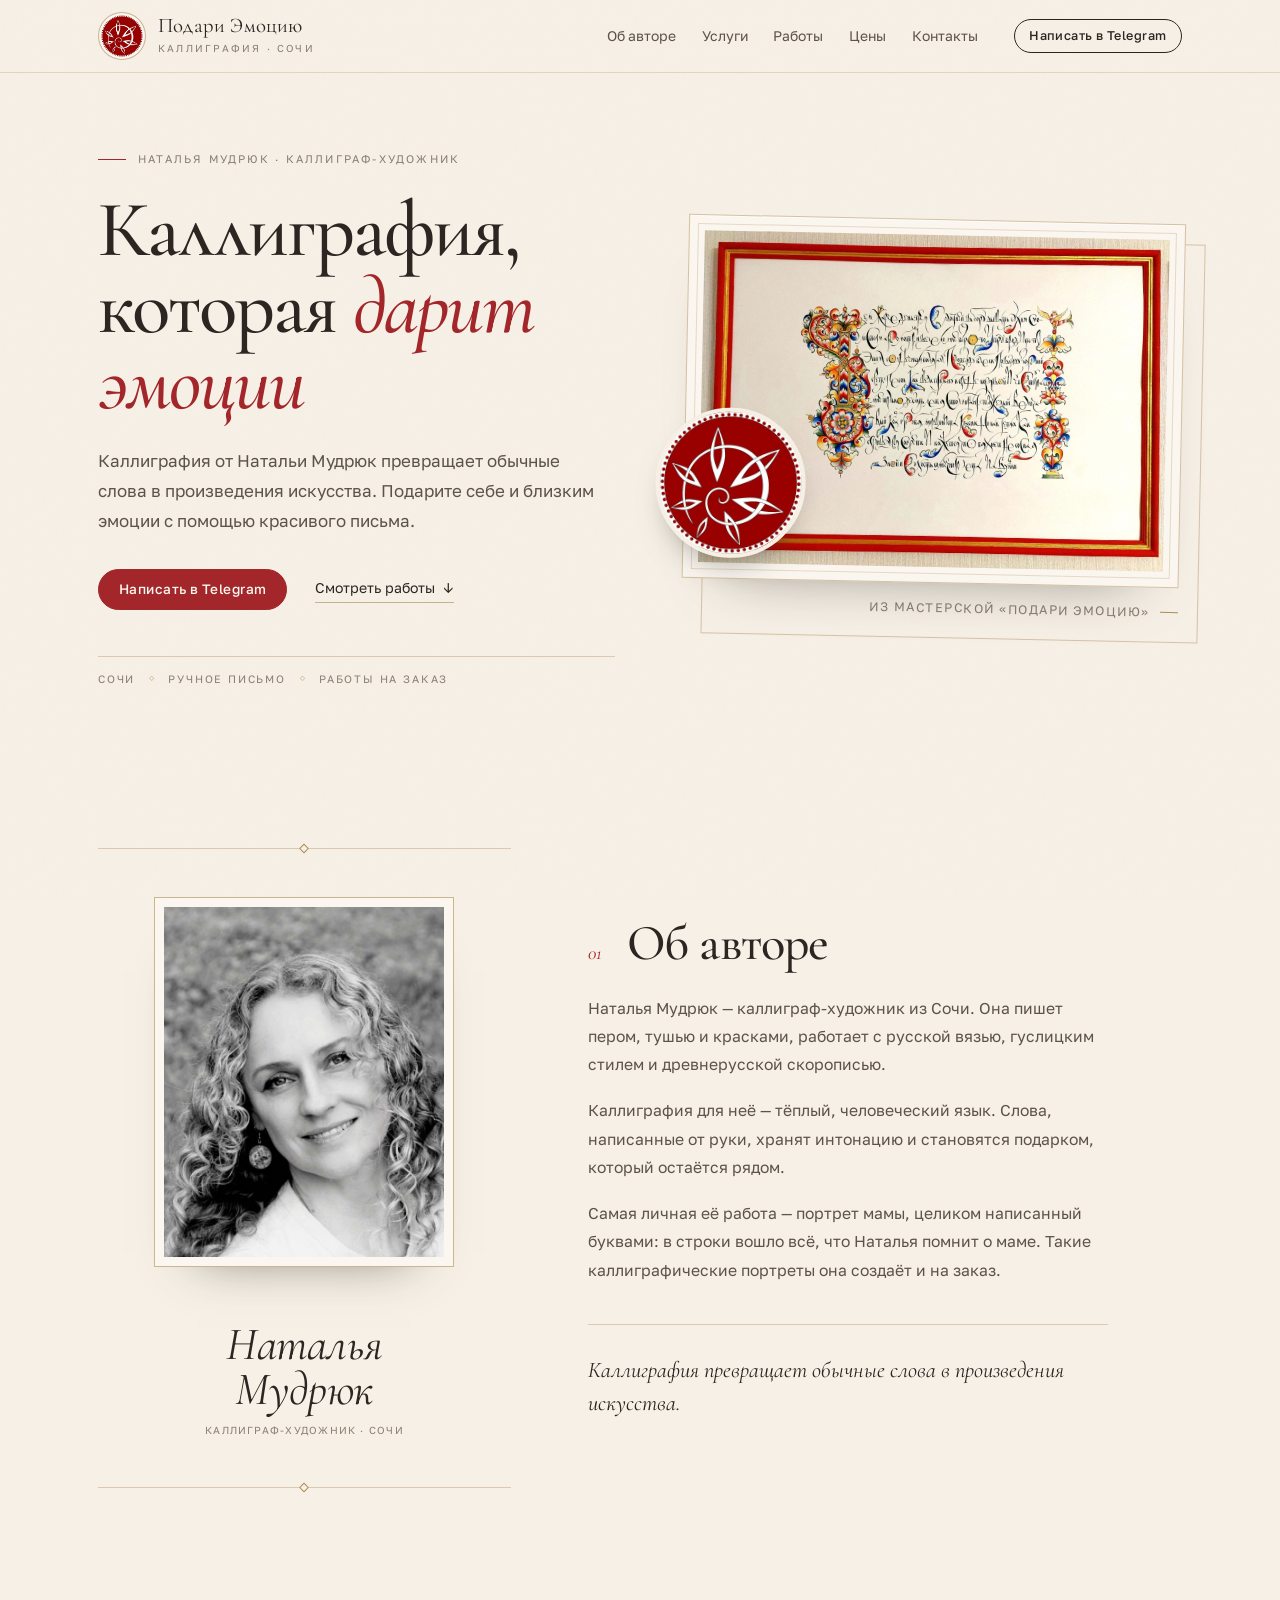
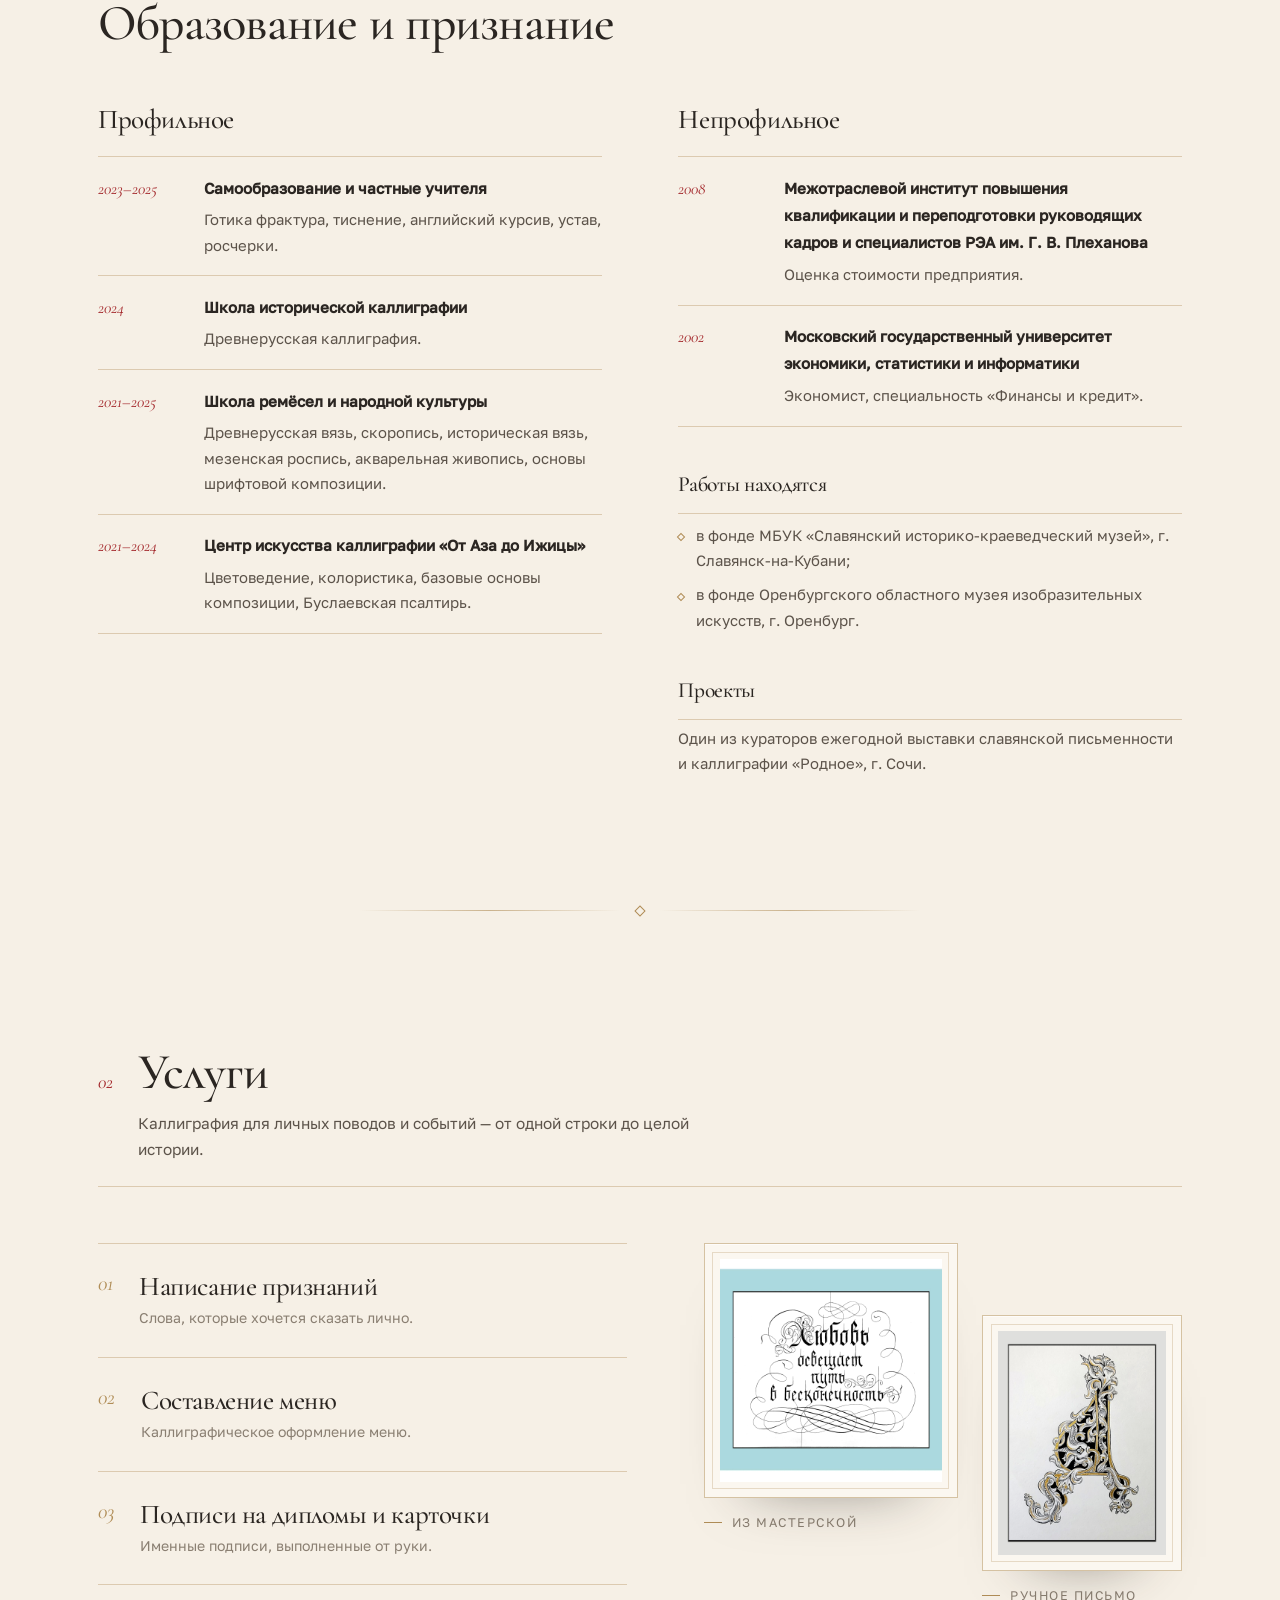
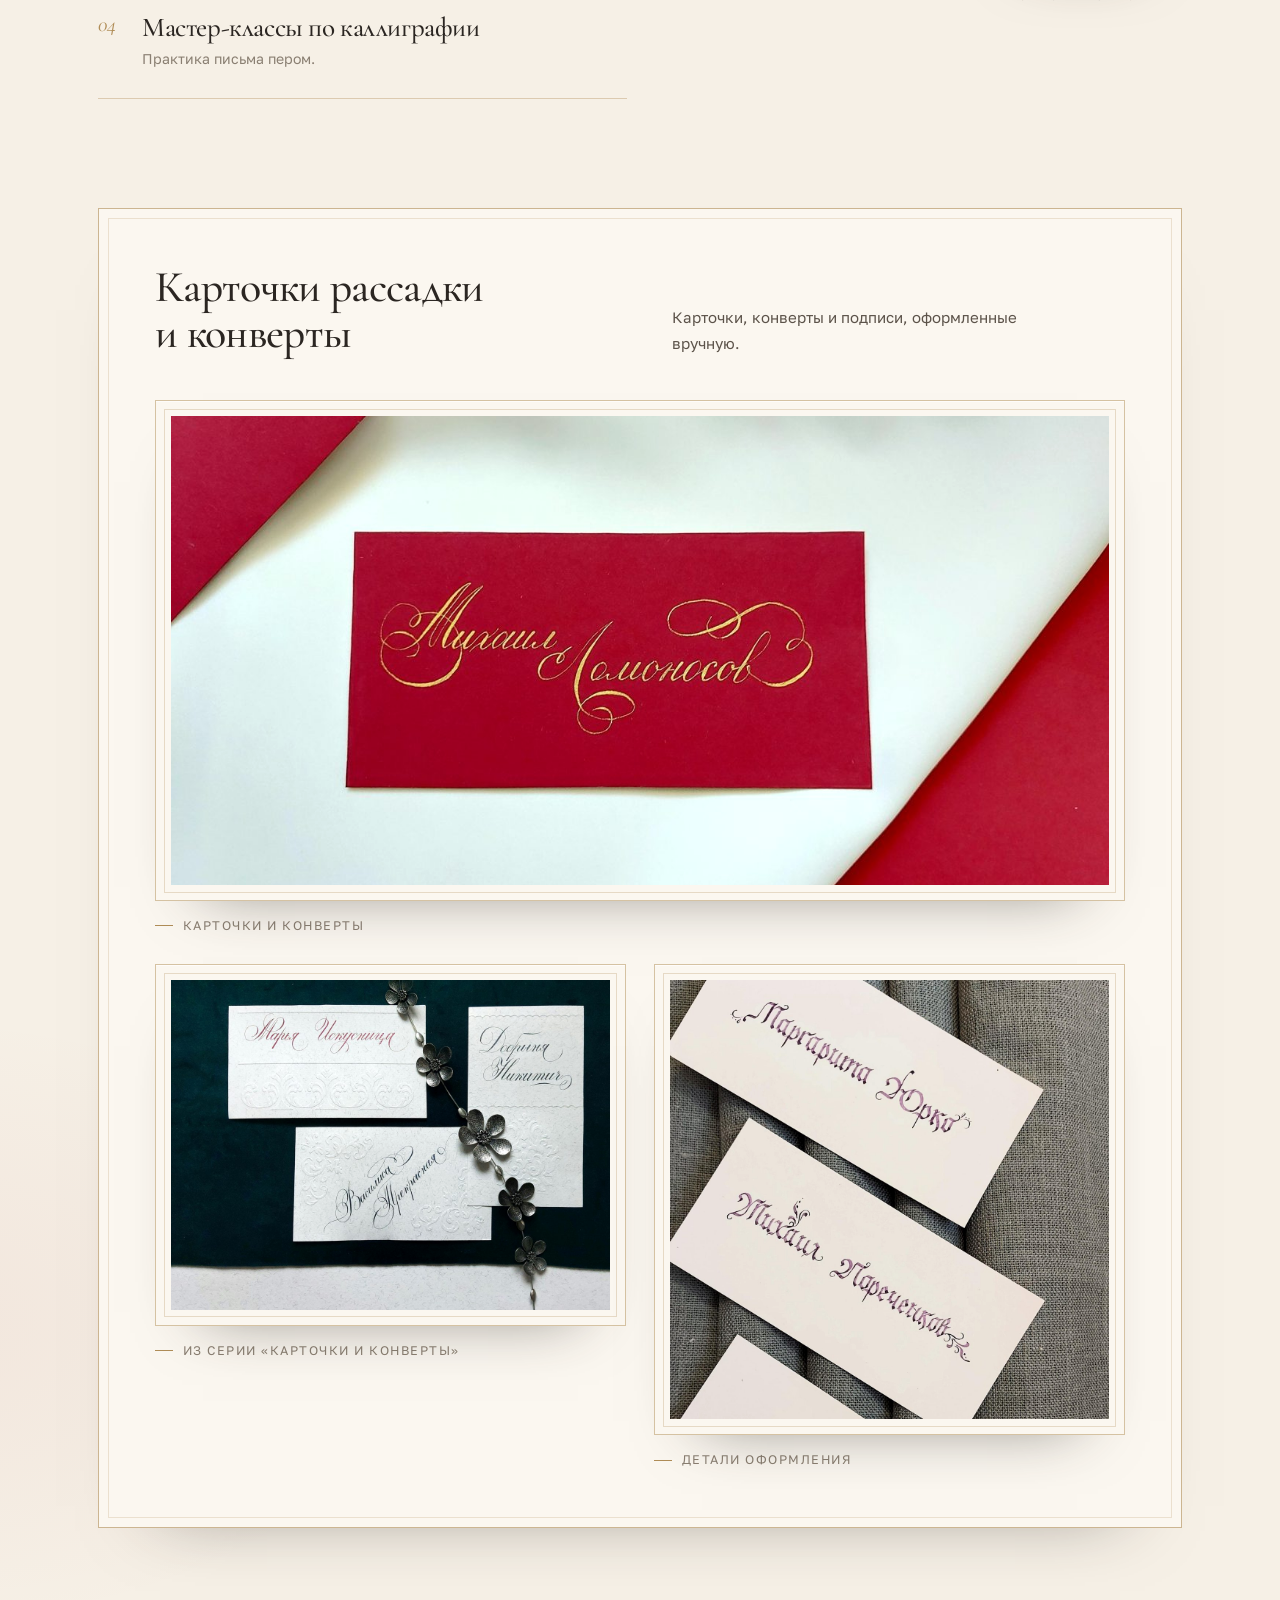
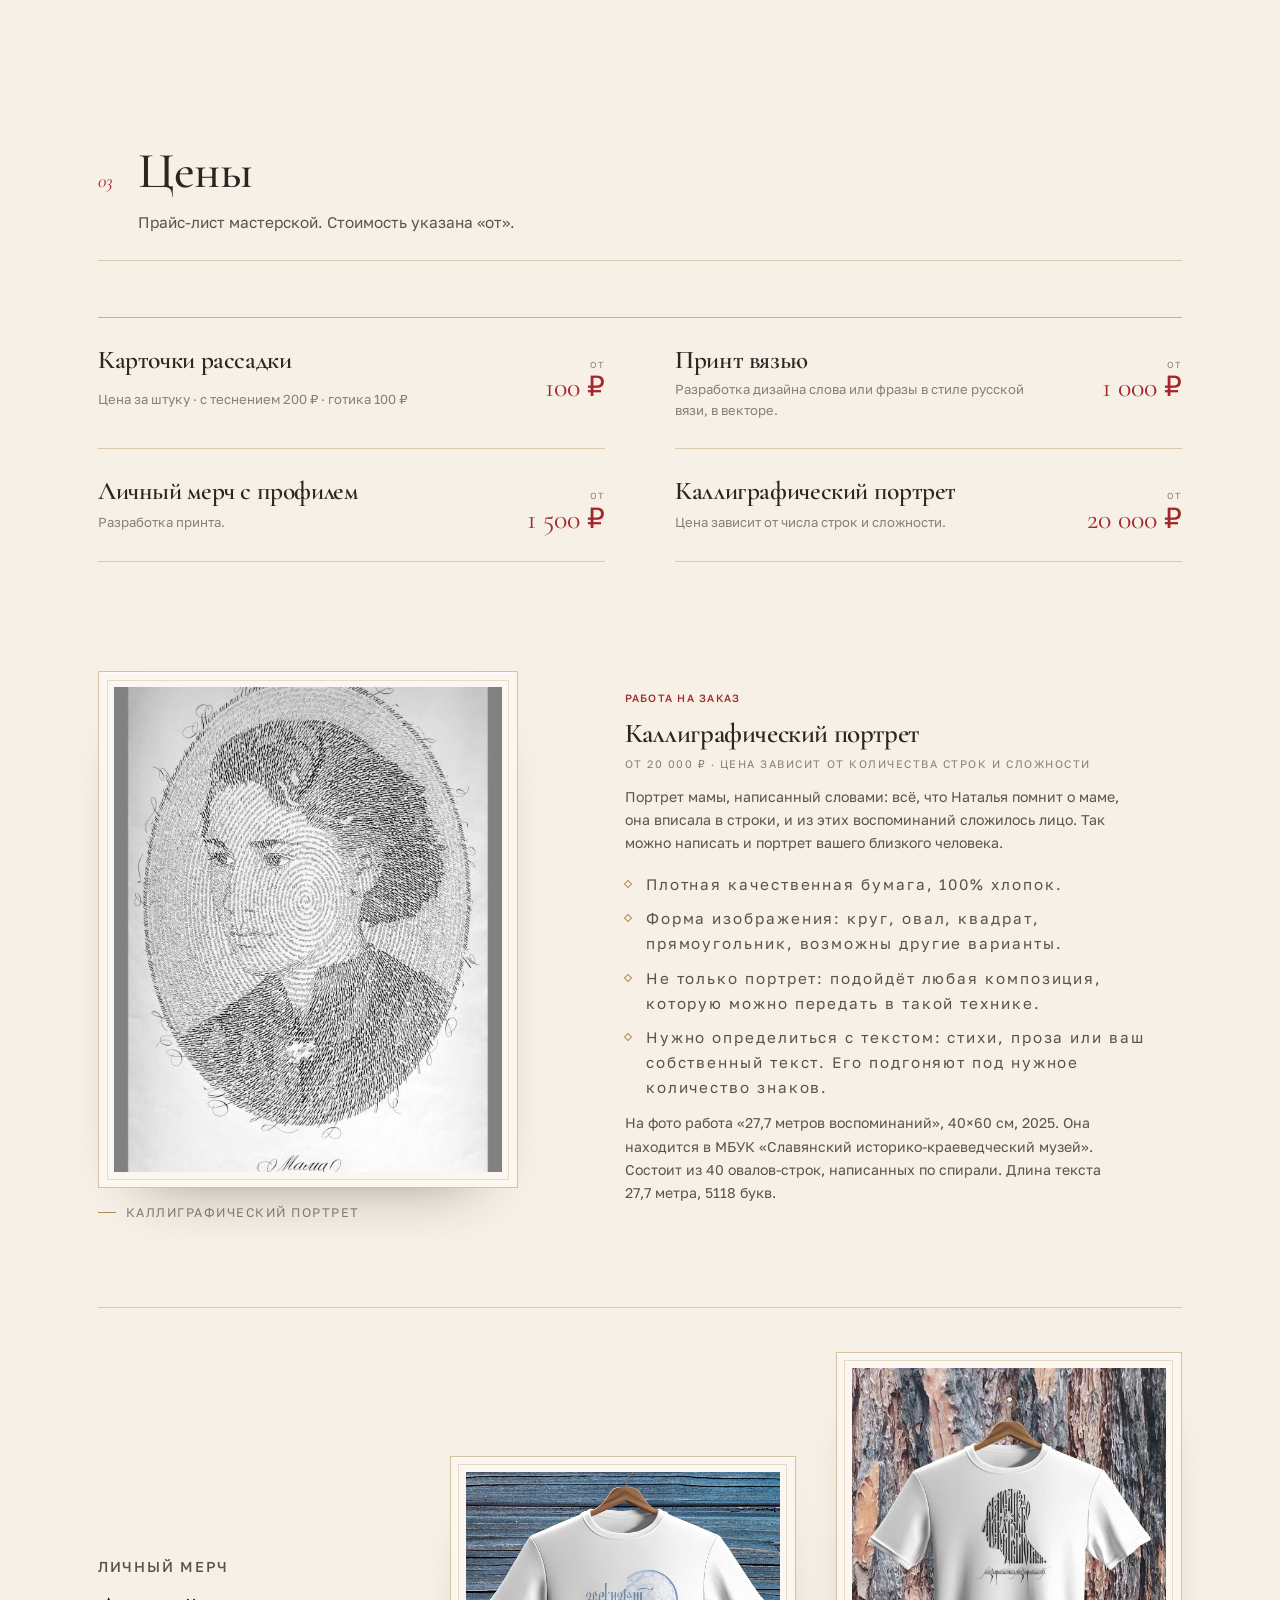
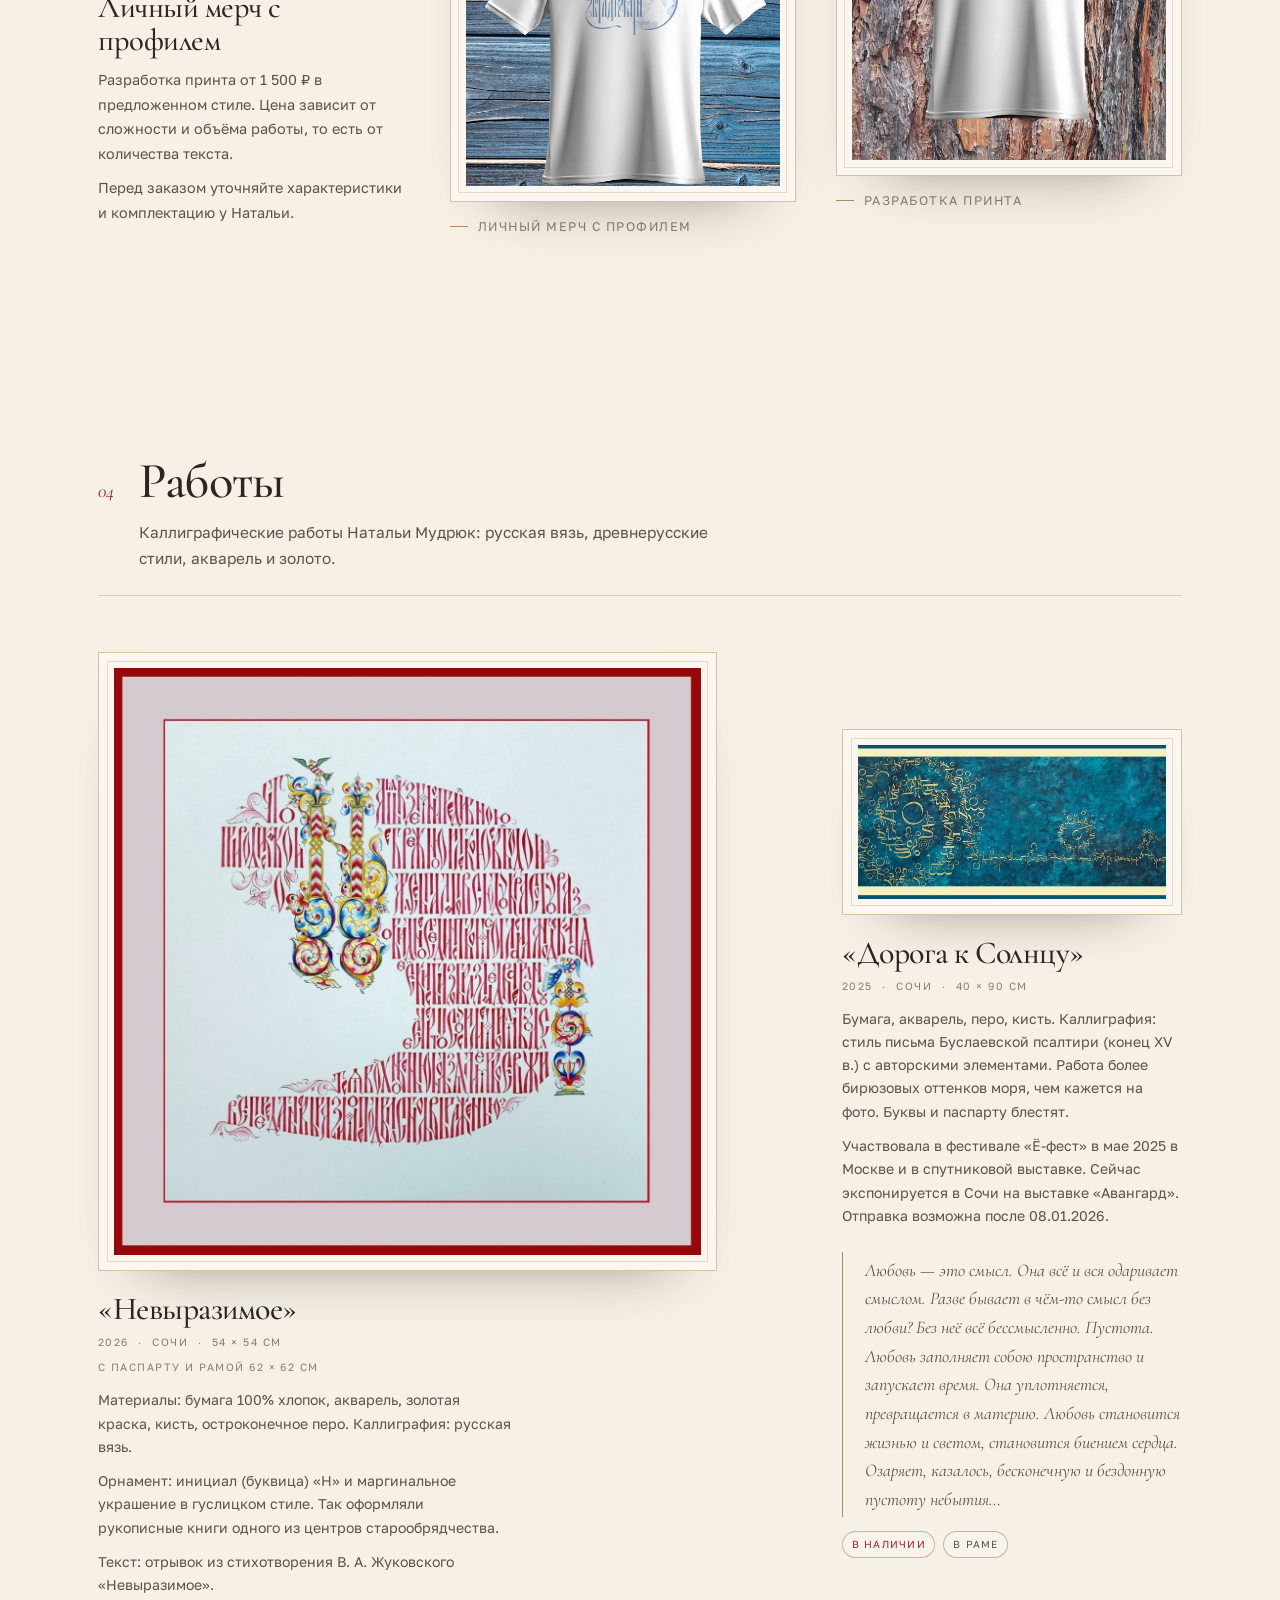
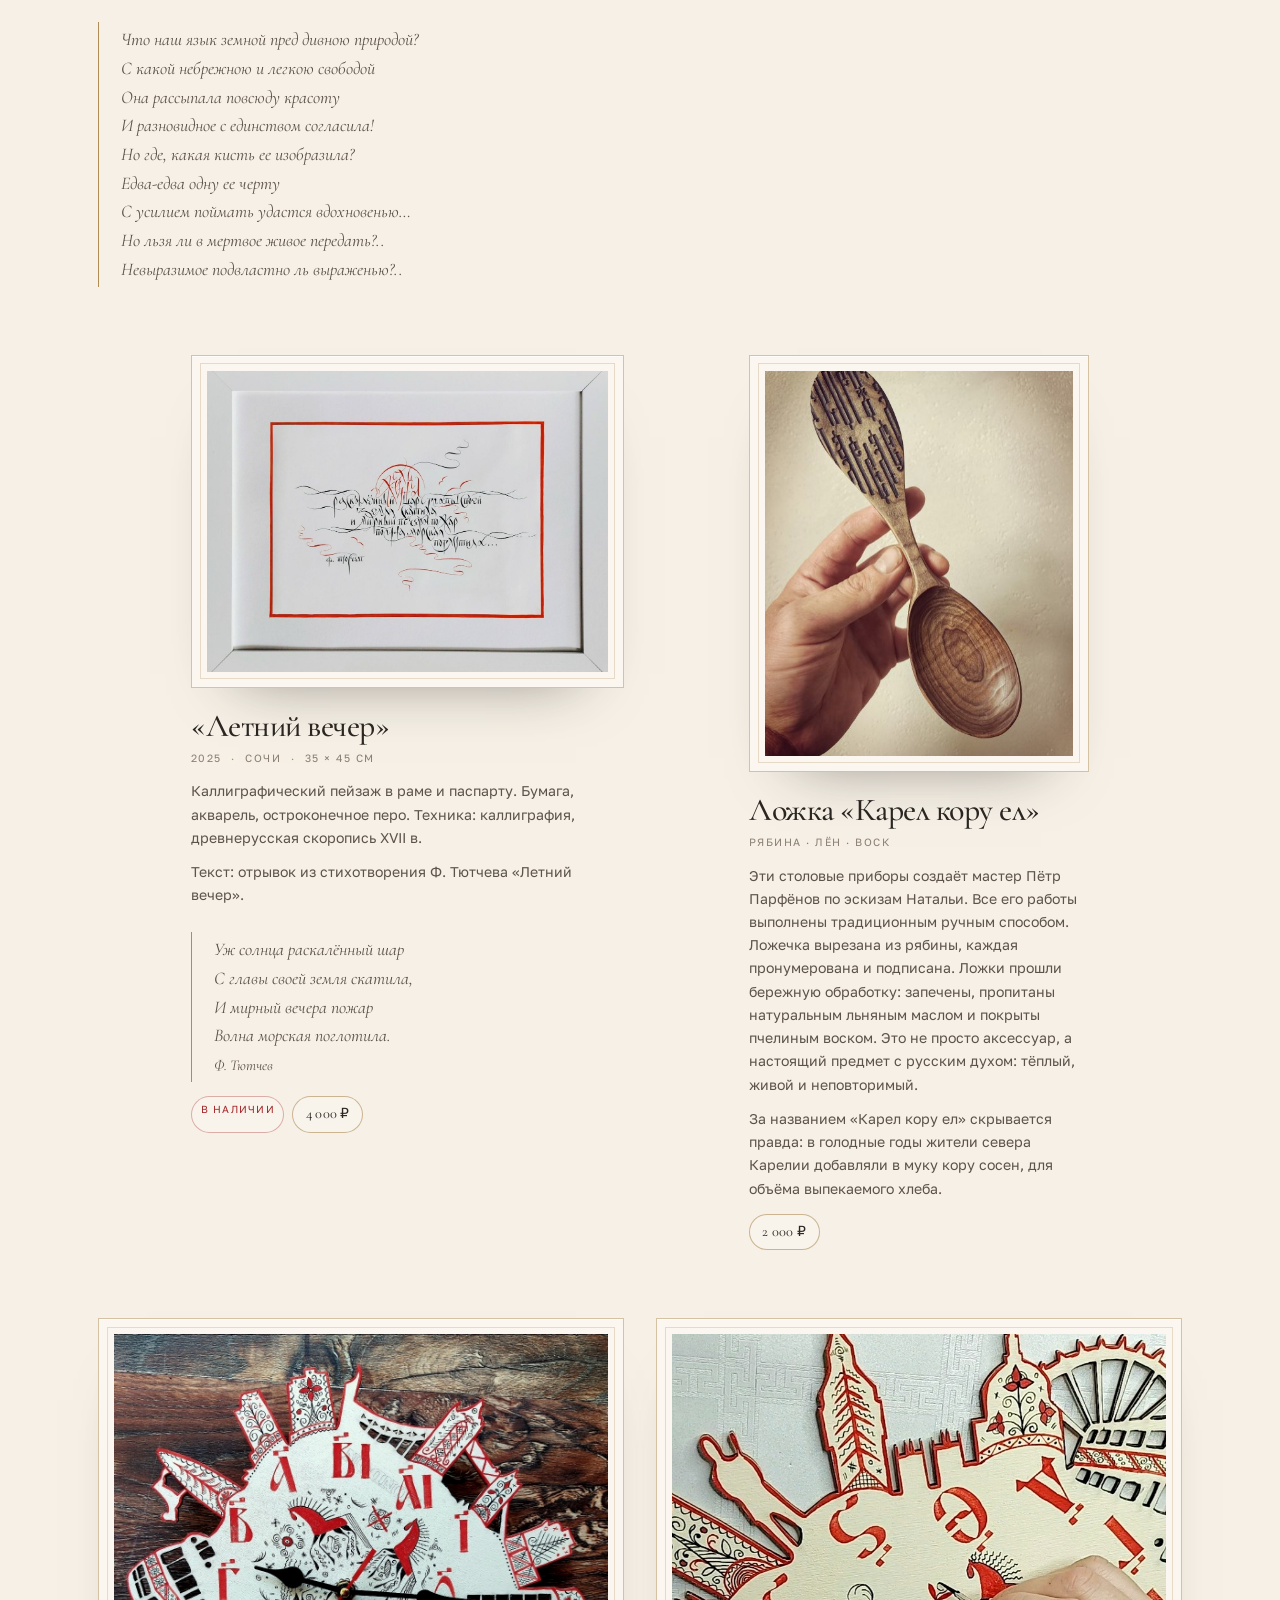
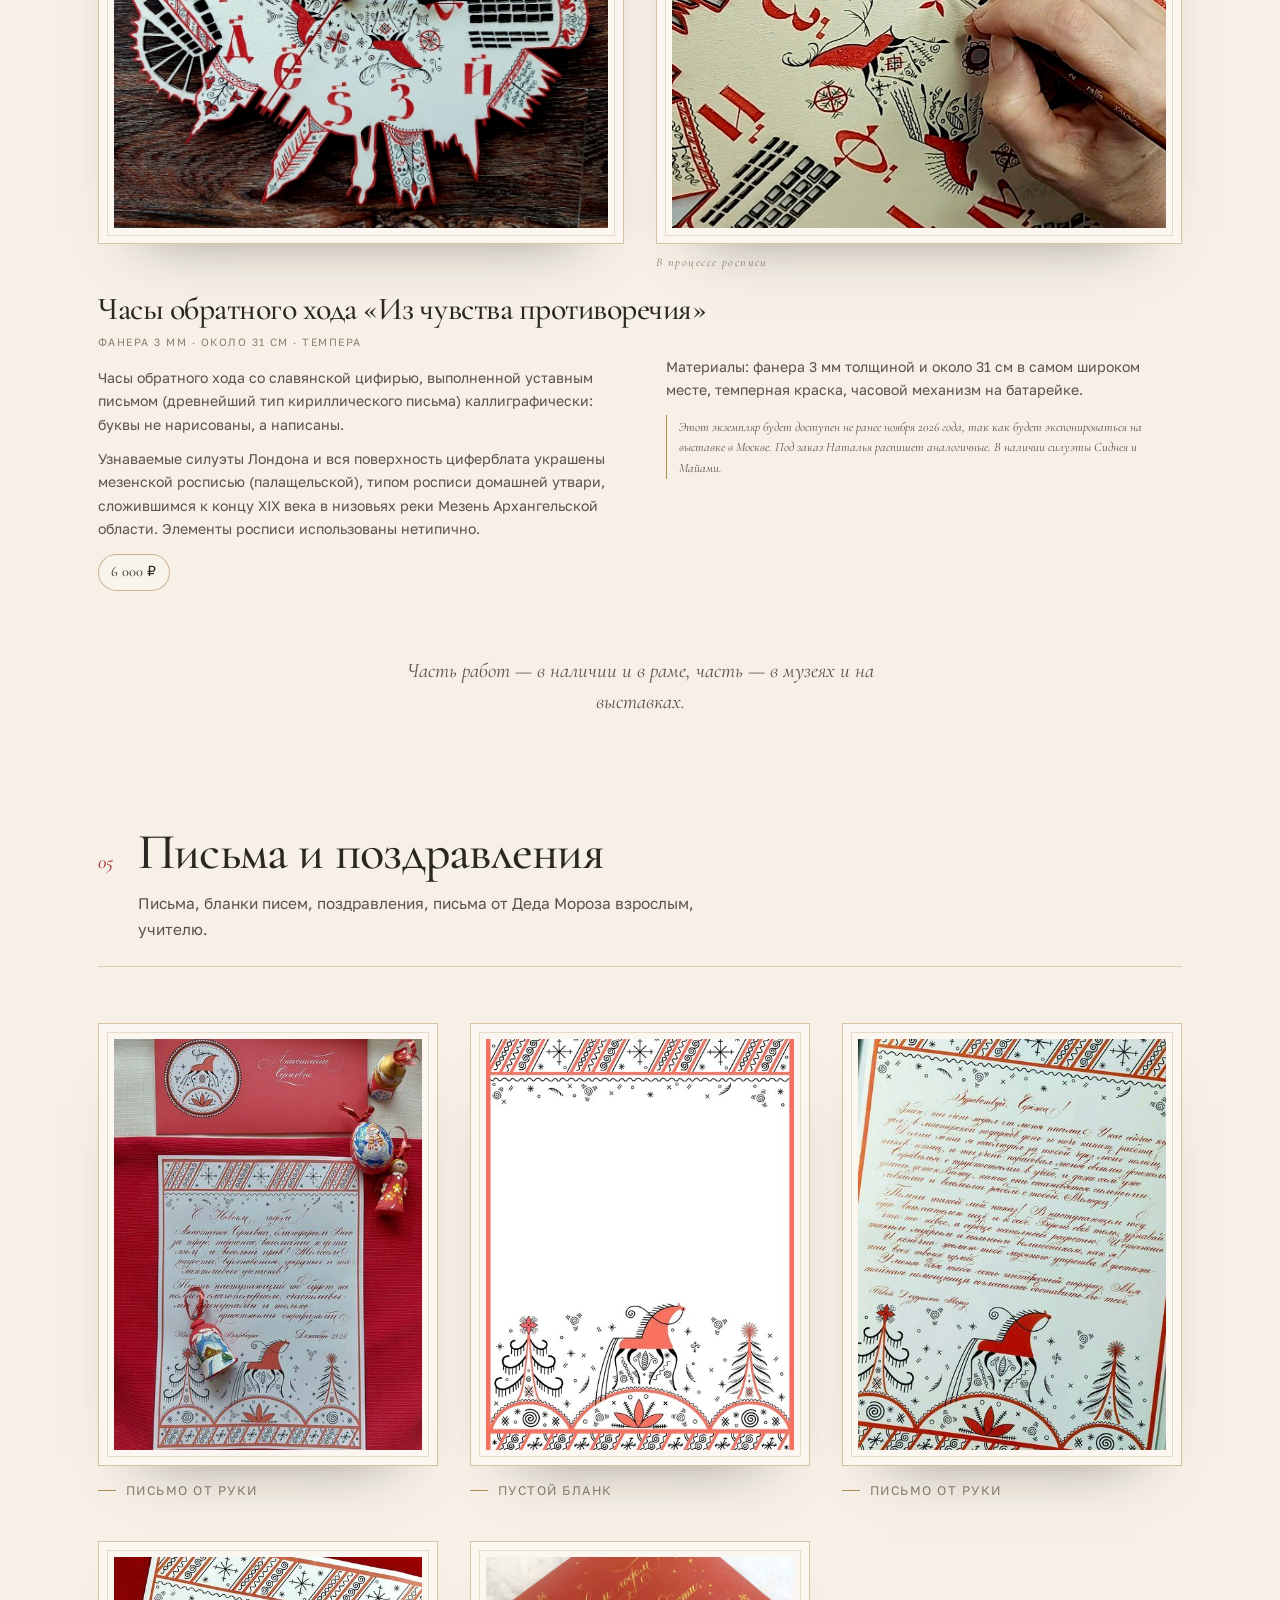
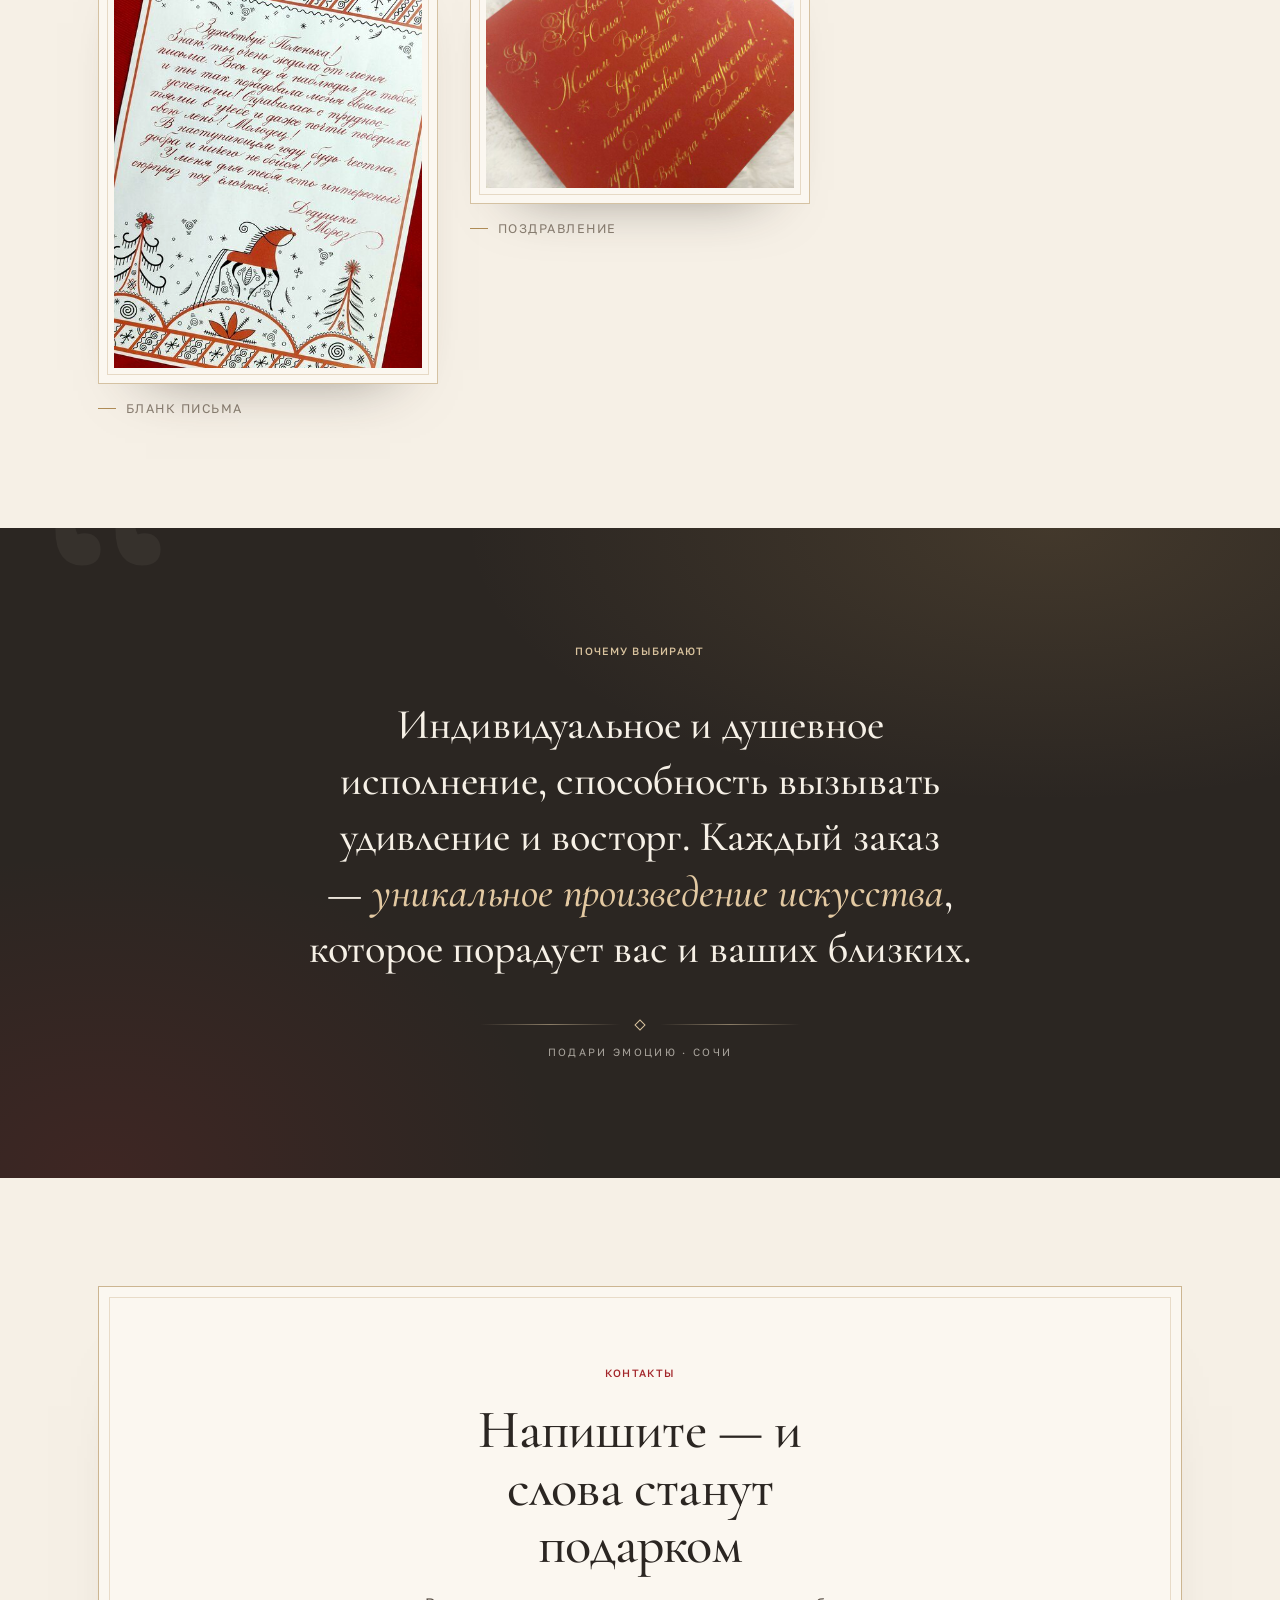
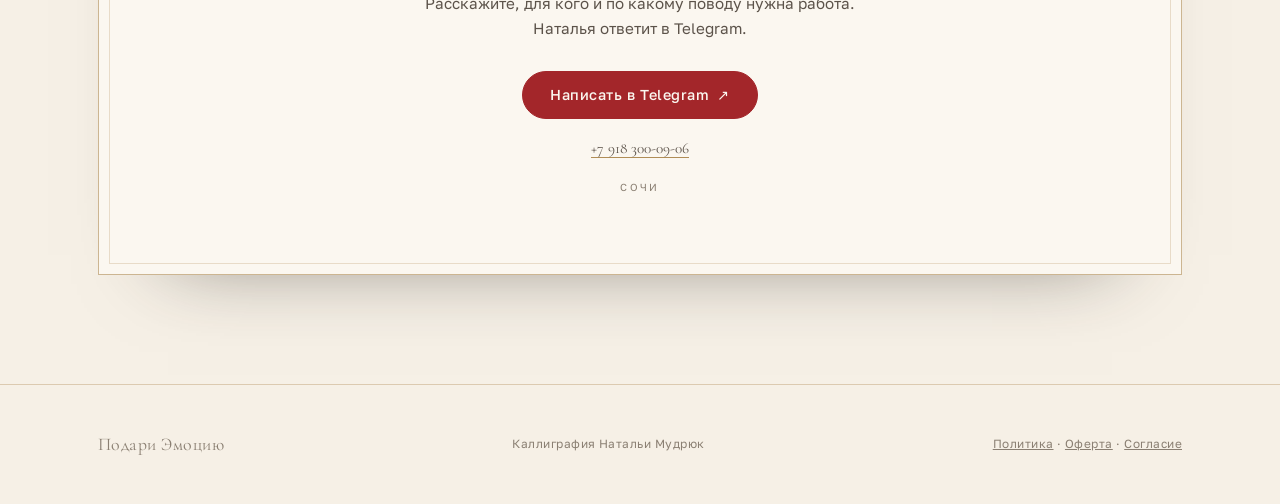
<file: preview-natalia-k7x2/index.html>
<!DOCTYPE html>
<html lang="ru">
<head>
  <meta charset="utf-8">
  <meta name="viewport" content="width=device-width, initial-scale=1">
  <title>Подари Эмоцию — каллиграфия Натальи Мудрюк, Сочи</title>
  <meta name="description" content="Каллиграфия Натальи Мудрюк в Сочи: признания, меню, подписи, мастер-классы, карточки рассадки и конверты, каллиграфические портреты и письма.">
  <meta name="robots" content="noindex">
  <meta name="theme-color" content="#F6F0E6">
  <link rel="icon" href="img/p1.jpg" type="image/jpeg">
  <link rel="preload" href="fonts/cormorant-garamond-normal-500-cyrillic.woff2" as="font" type="font/woff2" crossorigin>
  <link rel="stylesheet" href="fonts/fonts.css">
  <link rel="stylesheet" href="style.css">
  <link rel="stylesheet" href="polish.css?v=1">
  <meta name="theme-color" content="#F6F0E6">
</head>
<body id="top">
  <a class="skip-link" href="#main">Перейти к содержанию</a>
  <div class="grain" aria-hidden="true"></div>

  <header class="site-head">
    <div class="wrap site-head__inner">
      <a class="brand" href="#top" aria-label="Подари Эмоцию — на главную">
        <img class="brand__mark" src="img/p1.jpg" alt="Круглый знак мастерской «Подари Эмоцию»" width="640" height="640" loading="lazy">
        <span class="brand__text">
          <span class="brand__name">Подари Эмоцию</span>
          <span class="brand__sub">каллиграфия · Сочи</span>
        </span>
      </a>

      <nav class="nav" aria-label="Основная навигация">
        <ul>
          <li><a href="#about">Об авторе</a></li>
          <li><a href="#services">Услуги</a></li>
          <li><a href="#works">Работы</a></li>
          <li><a href="#prices">Цены</a></li>
          <li><a href="#contacts">Контакты</a></li>
        </ul>
      </nav>

            <a class="btn btn--line site-head__cta" href="https://t.me/natali_m_sochi" target="_blank" rel="noopener">Написать в Telegram</a>
    </div>
  </header>

  <main id="main">

    <!-- Герой -->
    <section class="hero">
      <div class="wrap hero__inner">
        <div class="hero__copy">
          <p class="eyebrow"><span class="eyebrow__mark" aria-hidden="true"></span>Наталья Мудрюк · каллиграф-художник</p>
          <h1>Каллиграфия,<br>которая <em>дарит эмоции</em></h1>
          <p class="hero__lead">Каллиграфия от Натальи Мудрюк превращает обычные слова в произведения искусства. Подарите себе и близким эмоции с помощью красивого письма.</p>
          <div class="hero__actions">
                        <a class="btn btn--solid" href="https://t.me/natali_m_sochi" target="_blank" rel="noopener">Написать в Telegram</a>
            <a class="link-arrow" href="#works">Смотреть работы <span aria-hidden="true">↓</span></a>
          </div>
          <ul class="hero__meta">
            <li>Сочи</li>
            <li>Ручное письмо</li>
            <li>Работы на заказ</li>
          </ul>
        </div>

        <figure class="hero__figure">
          <div class="frame frame--hero">
            <img src="img/p2.jpg" alt="Каллиграфическая работа Натальи Мудрюк — главное фото мастерской" width="1200" height="864" loading="lazy">
          </div>
          <figcaption class="cap">Из мастерской «Подари Эмоцию»</figcaption>
          <img class="hero__logo" src="img/p1.jpg" alt="Логотип «Подари Эмоцию»" width="640" height="640">
        </figure>
      </div>
    </section>

    <!-- Об авторе -->
    <section class="section" id="about">
      <div class="wrap about">
        <div class="about__mark">
          <figure class="about__photo">
            <img src="img/author.jpg" alt="Наталья Мудрюк, каллиграф-художник" width="620" height="800" loading="lazy">
          </figure>
          <p class="about__signature">Наталья<br>Мудрюк</p>
          <p class="about__role">каллиграф-художник · Сочи</p>
        </div>

        <div class="about__copy">
          <div class="sec-head sec-head--bare">
            <span class="sec-num">01</span>
            <h2>Об авторе</h2>
          </div>
          <p>Наталья Мудрюк — каллиграф-художник из Сочи. Она пишет пером, тушью и красками, работает с русской вязью, гуслицким стилем и древнерусской скорописью.</p>
          <p>Каллиграфия для неё — тёплый, человеческий язык. Слова, написанные от руки, хранят интонацию и становятся подарком, который остаётся рядом.</p>
          <p>Самая личная её работа — портрет мамы, целиком написанный буквами: в строки вошло всё, что Наталья помнит о маме. Такие каллиграфические портреты она создаёт и на заказ.</p>
          <p class="about__quote">Каллиграфия превращает обычные слова в произведения искусства.</p>
        </div>
      </div>
    </section>

    <!-- Образование -->
    <section class="section section--tight" id="education">
      <div class="wrap">
        <div class="sec-head sec-head--bare">
          <h2>Образование и признание</h2>
        </div>
        <div class="edu">
          <div class="edu__col">
            <h3>Профильное</h3>
            <ul class="edu__list">
              <li><span class="edu__year">2023–2025</span><div><b>Самообразование и частные учителя</b><p>Готика фрактура, тиснение, английский курсив, устав, росчерки.</p></div></li>
              <li><span class="edu__year">2024</span><div><b>Школа исторической каллиграфии</b><p>Древнерусская каллиграфия.</p></div></li>
              <li><span class="edu__year">2021–2025</span><div><b>Школа ремёсел и народной культуры</b><p>Древнерусская вязь, скоропись, историческая вязь, мезенская роспись, акварельная живопись, основы шрифтовой композиции.</p></div></li>
              <li><span class="edu__year">2021–2024</span><div><b>Центр искусства каллиграфии «От Аза до Ижицы»</b><p>Цветоведение, колористика, базовые основы композиции, Буслаевская псалтирь.</p></div></li>
            </ul>
          </div>
          <div class="edu__col">
            <h3>Непрофильное</h3>
            <ul class="edu__list">
              <li><span class="edu__year">2008</span><div><b>Межотраслевой институт повышения квалификации и переподготовки руководящих кадров и специалистов РЭА им. Г. В. Плеханова</b><p>Оценка стоимости предприятия.</p></div></li>
              <li><span class="edu__year">2002</span><div><b>Московский государственный университет экономики, статистики и информатики</b><p>Экономист, специальность «Финансы и кредит».</p></div></li>
            </ul>
            <h3 class="edu__sub">Работы находятся</h3>
            <ul class="edu__plain">
              <li>в фонде МБУК «Славянский историко-краеведческий музей», г. Славянск-на-Кубани;</li>
              <li>в фонде Оренбургского областного музея изобразительных искусств, г. Оренбург.</li>
            </ul>
            <h3 class="edu__sub">Проекты</h3>
            <p class="edu__plain">Один из кураторов ежегодной выставки славянской письменности и каллиграфии «Родное», г. Сочи.</p>
          </div>
        </div>
      </div>
    </section>

    <div class="wrap">
      <div class="orn" aria-hidden="true"><i></i></div>
    </div>

    <!-- Услуги -->
    <section class="section" id="services">
      <div class="wrap">
        <div class="sec-head">
          <span class="sec-num">02</span>
          <h2>Услуги</h2>
          <p class="sec-lead">Каллиграфия для личных поводов и событий — от одной строки до целой истории.</p>
        </div>

        <div class="services">
          <ol class="service-list">
            <li class="service">
              <span class="service__num">01</span>
              <div>
                <h3>Написание признаний</h3>
                <p>Слова, которые хочется сказать лично.</p>
              </div>
            </li>
            <li class="service">
              <span class="service__num">02</span>
              <div>
                <h3>Составление меню</h3>
                <p>Каллиграфическое оформление меню.</p>
              </div>
            </li>
            <li class="service">
              <span class="service__num">03</span>
              <div>
                <h3>Подписи на дипломы и карточки</h3>
                <p>Именные подписи, выполненные от руки.</p>
              </div>
            </li>
            <li class="service">
              <span class="service__num">04</span>
              <div>
                <h3>Мастер-классы по каллиграфии</h3>
                <p>Практика письма пером.</p>
              </div>
            </li>
          </ol>

          <div class="services__visual">
            <figure class="fig">
              <div class="frame frame--square">
                <img src="img/p3.jpg" alt="Каллиграфическая работа из мастерской «Подари Эмоцию»" width="1200" height="1200" loading="lazy">
              </div>
              <figcaption class="cap">Из мастерской</figcaption>
            </figure>
            <figure class="fig">
              <div class="frame frame--portrait">
                <img src="img/p4.jpg" alt="Ручное письмо пером — работа Натальи Мудрюк" width="900" height="1200" loading="lazy">
              </div>
              <figcaption class="cap">Ручное письмо</figcaption>
            </figure>
          </div>
        </div>
      </div>
    </section>

    <!-- Карточки рассадки и конверты -->
    <section class="section section--tight" aria-labelledby="seating-title">
      <div class="wrap">
        <div class="feature">
          <div class="feature__head">
            <h2 id="seating-title">Карточки рассадки<br>и конверты</h2>
            <p class="feature__lead">Карточки, конверты и подписи, оформленные вручную.</p>
          </div>

          <div class="feature__gallery">
            <figure class="fig">
              <div class="frame frame--banner">
                <img src="img/p5.jpg" alt="Карточки и конверты, оформленные каллиграфически" width="1200" height="676" loading="lazy">
              </div>
              <figcaption class="cap">Карточки и конверты</figcaption>
            </figure>
            <figure class="fig">
              <div class="frame frame--menu">
                <img src="img/p6.jpg" alt="Из серии «Карточки рассадки и конверты»" width="1200" height="896" loading="lazy">
              </div>
              <figcaption class="cap">Из серии «Карточки и конверты»</figcaption>
            </figure>
            <figure class="fig">
              <div class="frame frame--square">
                <img src="img/p7.jpg" alt="Детали оформления карточек и конвертов" width="1200" height="1200" loading="lazy">
              </div>
              <figcaption class="cap">Детали оформления</figcaption>
            </figure>
          </div>
        </div>
      </div>
    </section>

    <!-- Прайс -->
    <section class="section" id="prices">
      <div class="wrap">
        <div class="sec-head">
          <span class="sec-num">03</span>
          <h2>Цены</h2>
          <p class="sec-lead">Прайс-лист мастерской. Стоимость указана «от».</p>
        </div>

        <div class="prices">
          <ul class="price-list">
            <li class="price">
              <h3>Карточки рассадки</h3>
              <p class="price__note">Цена за штуку · с теснением 200 ₽ · готика 100 ₽</p>
              <p class="price__value"><small>от</small>100&nbsp;₽</p>
            </li>
            <li class="price">
              <h3>Принт вязью</h3>
              <p class="price__note">Разработка дизайна слова или фразы в стиле русской вязи, в векторе.</p>
              <p class="price__value"><small>от</small>1&nbsp;000&nbsp;₽</p>
            </li>
            <li class="price">
              <h3>Личный мерч с профилем</h3>
              <p class="price__note">Разработка принта.</p>
              <p class="price__value"><small>от</small>1&nbsp;500&nbsp;₽</p>
            </li>
            <li class="price">
              <h3>Каллиграфический портрет</h3>
              <p class="price__note">Цена зависит от числа строк и сложности.</p>
              <p class="price__value"><small>от</small>20&nbsp;000&nbsp;₽</p>
            </li>
          </ul>

          <aside class="portrait">
            <figure class="fig">
              <div class="frame frame--tall">
                <img src="img/p10.jpg" alt="Портрет мамы, написанный каллиграфией: «27,7 метров воспоминаний»" width="540" height="810" loading="lazy">
              </div>
              <figcaption class="cap">Каллиграфический портрет</figcaption>
            </figure>
            <div class="portrait__text">
              <p class="kicker">Работа на заказ</p>
              <h3>Каллиграфический портрет</h3>
              <p class="portrait__meta">от 20&nbsp;000&nbsp;₽ · цена зависит от количества строк и сложности</p>
              <p class="portrait__desc">Портрет мамы, написанный словами: всё, что Наталья помнит о маме, она вписала в строки, и из этих воспоминаний сложилось лицо. Так можно написать и портрет вашего близкого человека.</p>
              <ul class="portrait__list">
                <li>Плотная качественная бумага, 100% хлопок.</li>
                <li>Форма изображения: круг, овал, квадрат, прямоугольник, возможны другие варианты.</li>
                <li>Не только портрет: подойдёт любая композиция, которую можно передать в такой технике.</li>
                <li>Нужно определиться с текстом: стихи, проза или ваш собственный текст. Его подгоняют под нужное количество знаков.</li>
              </ul>
              <p class="portrait__desc">На фото работа «27,7 метров воспоминаний», 40×60 см, 2025. Она находится в МБУК «Славянский историко-краеведческий музей». Состоит из 40 овалов-строк, написанных по спирали. Длина текста 27,7 метра, 5118 букв.</p>
            </div>
          </aside>
        </div>

        <div class="merch">
          <div class="merch__text">
            <p class="kicker">Личный мерч</p>
            <h3>Личный мерч с профилем</h3>
            <p>Разработка принта от 1 500 ₽ в предложенном стиле. Цена зависит от сложности и объёма работы, то есть от количества текста.</p>
            <p>Перед заказом уточняйте характеристики и комплектацию у Натальи.</p>
          </div>
          <figure class="fig">
            <div class="frame frame--square">
              <img src="img/p8.jpg" alt="Личный мерч с каллиграфическим профилем" width="1200" height="1200" loading="lazy">
            </div>
            <figcaption class="cap">Личный мерч с профилем</figcaption>
          </figure>
          <figure class="fig">
            <div class="frame frame--tall">
              <img src="img/p11.jpg" alt="Принт с профилем — вариант личного мерча" width="540" height="650" loading="lazy">
            </div>
            <figcaption class="cap">Разработка принта</figcaption>
          </figure>
        </div>
      </div>
    </section>

    <!-- Работы -->
    <section class="section" id="works">
      <div class="wrap">
        <div class="sec-head">
          <span class="sec-num">04</span>
          <h2>Работы</h2>
          <p class="sec-lead">Каллиграфические работы Натальи Мудрюк: русская вязь, древнерусские стили, акварель и золото.</p>
        </div>

        <div class="works">
          <figure class="work work--1">
            <div class="frame frame--square">
              <img src="img/p9.jpg" alt="Работа «Невыразимое» — гуслицкий стиль, русская вязь" width="1200" height="1200" loading="lazy">
            </div>
            <figcaption>
              <h3>«Невыразимое»</h3>
              <p class="work__meta"><span>2026</span><span>Сочи</span><span>54 × 54 см</span></p>
              <p class="work__meta"><span>с паспарту и рамой 62 × 62 см</span></p>
              <p class="work__desc">Материалы: бумага 100% хлопок, акварель, золотая краска, кисть, остроконечное перо. Каллиграфия: русская вязь.</p>
              <p class="work__desc">Орнамент: инициал (буквица) «Н» и маргинальное украшение в гуслицком стиле. Так оформляли рукописные книги одного из центров старообрядчества.</p>
              <p class="work__desc">Текст: отрывок из стихотворения В. А. Жуковского «Невыразимое».</p>
              <blockquote class="work__poem">Что наш язык земной пред дивною природой?<br>С какой небрежною и легкою свободой<br>Она рассыпала повсюду красоту<br>И разновидное с единством согласила!<br>Но где, какая кисть ее изобразила?<br>Едва-едва одну ее черту<br>С усилием поймать удастся вдохновенью…<br>Но льзя ли в мертвое живое передать?..<br>Невыразимое подвластно ль выраженью?..</blockquote>
            </figcaption>
          </figure>

          <figure class="work work--2">
            <div class="frame frame--pano">
              <img src="img/p12.jpg" alt="Работа «Дорога к Солнцу» в стиле Буслаевской псалтири XV века" width="1120" height="560" loading="lazy">
            </div>
            <figcaption>
              <h3>«Дорога к Солнцу»</h3>
              <p class="work__meta"><span>2025</span><span>Сочи</span><span>40 × 90 см</span></p>
              <p class="work__desc">Бумага, акварель, перо, кисть. Каллиграфия: стиль письма Буслаевской псалтири (конец XV в.) с авторскими элементами. Работа более бирюзовых оттенков моря, чем кажется на фото. Буквы и паспарту блестят.</p>
              <p class="work__desc">Участвовала в фестивале «Ё-фест» в мае 2025 в Москве и в спутниковой выставке. Сейчас экспонируется в Сочи на выставке «Авангард». Отправка возможна после 08.01.2026.</p>
              <blockquote class="work__poem">Любовь — это смысл. Она всё и вся одаривает смыслом. Разве бывает в чём-то смысл без любви? Без неё всё бессмысленно. Пустота. Любовь заполняет собою пространство и запускает время. Она уплотняется, превращается в материю. Любовь становится жизнью и светом, становится биением сердца. Озаряет, казалось, бесконечную и бездонную пустоту небытия…</blockquote>
              <p class="tags"><span class="tag tag--red">В наличии</span><span class="tag">В раме</span></p>
            </figcaption>
          </figure>

          <figure class="work work--3">
            <div class="frame frame--menu">
              <img src="img/p13.jpg" alt="Работа «Летний вечер» — каллиграфический пейзаж по Тютчеву" width="1200" height="938" loading="lazy">
            </div>
            <figcaption>
              <h3>«Летний вечер»</h3>
              <p class="work__meta"><span>2025</span><span>Сочи</span><span>35 × 45 см</span></p>
              <p class="work__desc">Каллиграфический пейзаж в раме и паспарту. Бумага, акварель, остроконечное перо. Техника: каллиграфия, древнерусская скоропись XVII в.</p>
              <p class="work__desc">Текст: отрывок из стихотворения Ф. Тютчева «Летний вечер».</p>
              <blockquote class="work__poem">Уж солнца раскалённый шар<br>С главы своей земля скатила,<br>И мирный вечера пожар<br>Волна морская поглотила.<br><small>Ф. Тютчев</small></blockquote>
              <p class="tags"><span class="tag tag--red">В наличии</span><span class="tag tag--price">4 000 ₽</span></p>
            </figcaption>
          </figure>

          <figure class="work work--4">
            <div class="frame frame--tall">
              <img src="img/p14.jpg" alt="Ложка «Карел кору ел» с резьбой и каллиграфией" width="485" height="634" loading="lazy">
            </div>
            <figcaption>
              <h3>Ложка «Карел кору ел»</h3>
              <p class="work__meta"><span>Рябина · лён · воск</span></p>
              <p class="work__desc">Эти столовые приборы создаёт мастер Пётр Парфёнов по эскизам Натальи. Все его работы выполнены традиционным ручным способом. Ложечка вырезана из рябины, каждая пронумерована и подписана. Ложки прошли бережную обработку: запечены, пропитаны натуральным льняным маслом и покрыты пчелиным воском. Это не просто аксессуар, а настоящий предмет с русским духом: тёплый, живой и неповторимый.</p>
              <p class="work__desc">За названием «Карел кору ел» скрывается правда: в голодные годы жители севера Карелии добавляли в муку кору сосен, для объёма выпекаемого хлеба.</p>
              <p class="tags"><span class="tag tag--price">2 000 ₽</span></p>
            </figcaption>
          </figure>

          <figure class="work work--5">
            <div class="work__media">
              <figure class="work__photo">
                <div class="frame frame--square">
                  <img src="img/p22.jpg" alt="Часы обратного хода «Из чувства противоречия» — настенные часы с росписью в красно-чёрных тонах" width="1080" height="1080" loading="lazy">
                </div>
              </figure>
              <figure class="work__photo">
                <div class="frame frame--process">
                  <img src="img/p23.jpg" alt="Кисть расписывает циферблат часов мезенской росписью — процесс работы" width="1074" height="807" loading="lazy">
                </div>
                <figcaption class="work__photo-cap">В процессе росписи</figcaption>
              </figure>
            </div>
            <figcaption>
              <h3>Часы обратного хода «Из чувства противоречия»</h3>
              <p class="work__meta"><span>Фанера 3 мм · около 31 см · темпера</span></p>
              <div class="work__text">
                <p class="work__desc">Часы обратного хода со славянской цифирью, выполненной уставным письмом (древнейший тип кириллического письма) каллиграфически: буквы не нарисованы, а написаны.</p>
                <p class="work__desc">Узнаваемые силуэты Лондона и вся поверхность циферблата украшены мезенской росписью (палащельской), типом росписи домашней утвари, сложившимся к концу XIX века в низовьях реки Мезень Архангельской области. Элементы росписи использованы нетипично.</p>
                <p class="work__desc">Материалы: фанера 3 мм толщиной и около 31 см в самом широком месте, темперная краска, часовой механизм на батарейке.</p>
                <p class="work__note">Этот экземпляр будет доступен не ранее ноября 2026 года, так как будет экспонироваться на выставке в Москве. Под заказ Наталья распишет аналогичные. В наличии силуэты Сиднея и Майами.</p>
              </div>
              <p class="tags"><span class="tag tag--price">6 000 ₽</span></p>
            </figcaption>
          </figure>
        </div>

        <p class="works__note">Часть работ — в наличии и в раме, часть — в музеях и на выставках.</p>
      </div>
    </section>

    <!-- Письма и поздравления -->
    <section class="section section--tight" id="letters">
      <div class="wrap">
        <div class="sec-head">
          <span class="sec-num">05</span>
          <h2>Письма и поздравления</h2>
          <p class="sec-lead">Письма, бланки писем, поздравления, письма от Деда Мороза взрослым, учителю.</p>
        </div>

        <div class="letters">
          <figure class="fig">
            <div class="frame frame--letter">
              <img src="img/p17.jpg" alt="Письмо, написанное от руки" width="422" height="640" loading="lazy">
            </div>
            <figcaption class="cap">Письмо от руки</figcaption>
          </figure>
          <figure class="fig">
            <div class="frame frame--letter">
              <img src="img/p18.jpg" alt="Бланк письма с каллиграфией" width="480" height="640" loading="lazy">
            </div>
            <figcaption class="cap">Бланк письма</figcaption>
          </figure>
          <figure class="fig">
            <div class="frame frame--letter">
              <img src="img/p19.jpg" alt="Пустой бланк письма" width="453" height="640" loading="lazy">
            </div>
            <figcaption class="cap">Пустой бланк</figcaption>
          </figure>
          <figure class="fig">
            <div class="frame frame--menu">
              <img src="img/p20.jpg" alt="Поздравление, написанное каллиграфически" width="640" height="480" loading="lazy">
            </div>
            <figcaption class="cap">Поздравление</figcaption>
          </figure>
          <figure class="fig">
            <div class="frame frame--letter">
              <img src="img/p21.jpg" alt="Письмо из серии «Письма и поздравления»" width="435" height="640" loading="lazy">
            </div>
            <figcaption class="cap">Письмо от руки</figcaption>
          </figure>
        </div>
      </div>
    </section>

    <!-- Почему выбирают -->
    <section class="why" aria-labelledby="why-title">
      <div class="wrap why__inner">
        <p class="kicker kicker--light">Почему выбирают</p>
        <h2 class="why__quote" id="why-title">Индивидуальное и душевное исполнение, способность вызывать удивление и восторг. Каждый заказ — <em>уникальное произведение искусства</em>, которое порадует вас и ваших близких.</h2>
        <div class="orn orn--light" aria-hidden="true"><i></i></div>
        <p class="why__sign">Подари Эмоцию · Сочи</p>
      </div>
    </section>

    <!-- Контакты -->
    <section class="section" id="contacts">
      <div class="wrap">
        <div class="contact-card">
          <p class="kicker">Контакты</p>
          <h2>Напишите — и слова станут подарком</h2>
          <p>Расскажите, для кого и по какому поводу нужна работа. Наталья ответит в Telegram.</p>
                              <a class="btn btn--red" href="https://t.me/natali_m_sochi" target="_blank" rel="noopener">Написать в Telegram <span aria-hidden="true">↗</span></a>
          <p class="contact-card__phone"><a href="tel:+79183000906">+7 918 300-09-06</a></p>
          <p class="contact-card__place">Сочи</p>
        </div>
      </div>
    </section>
  </main>

  <footer class="site-foot">
    <div class="wrap site-foot__inner">
      <a class="foot-brand" href="#top">Подари Эмоцию</a>
      <p>Каллиграфия Натальи Мудрюк</p>
      <p><a href="privacy.html">Политика</a> · <a href="offer.html">Оферта</a> · <a href="consent.html">Согласие</a></p>
    </div>
  </footer>
<script>
(function(){
  if('scrollRestoration' in history) history.scrollRestoration='manual';
  if(!location.hash) window.scrollTo(0,0);
  window.addEventListener('pageshow',function(e){ if(!location.hash) window.scrollTo(0,0); });
})();
</script>
<script>
(function(){
  var rm=window.matchMedia('(prefers-reduced-motion: reduce)').matches;
  if(rm||!('IntersectionObserver' in window))return;
  var h=document.documentElement;h.classList.add('mo');
  var sel='.section__head,.hero__art,.about__photo,.about__text,.fig,.services li,.price,.why__quote,.contact,.edu li,.item,.portrait,.work__photo,.work__text,.works__note,.merch,.frame';
  var els=document.querySelectorAll(sel);
  var io=new IntersectionObserver(function(es){es.forEach(function(e){if(e.isIntersecting){e.target.classList.add('in');io.unobserve(e.target);}});},{threshold:.08,rootMargin:'0px 0px -4% 0px'});
  els.forEach(function(el){
    if(el.parentElement.closest('.rv,.fig,.portrait,.work__photo,.hero__figure')&&!el.matches('.rv'))return;
    var sib=Array.prototype.indexOf.call(el.parentNode.children,el);
    el.style.setProperty('--d',Math.min(sib,4)*90+'ms');
    el.classList.add('rv');io.observe(el);
  });
})();
</script>
</body>
</html>
</file>
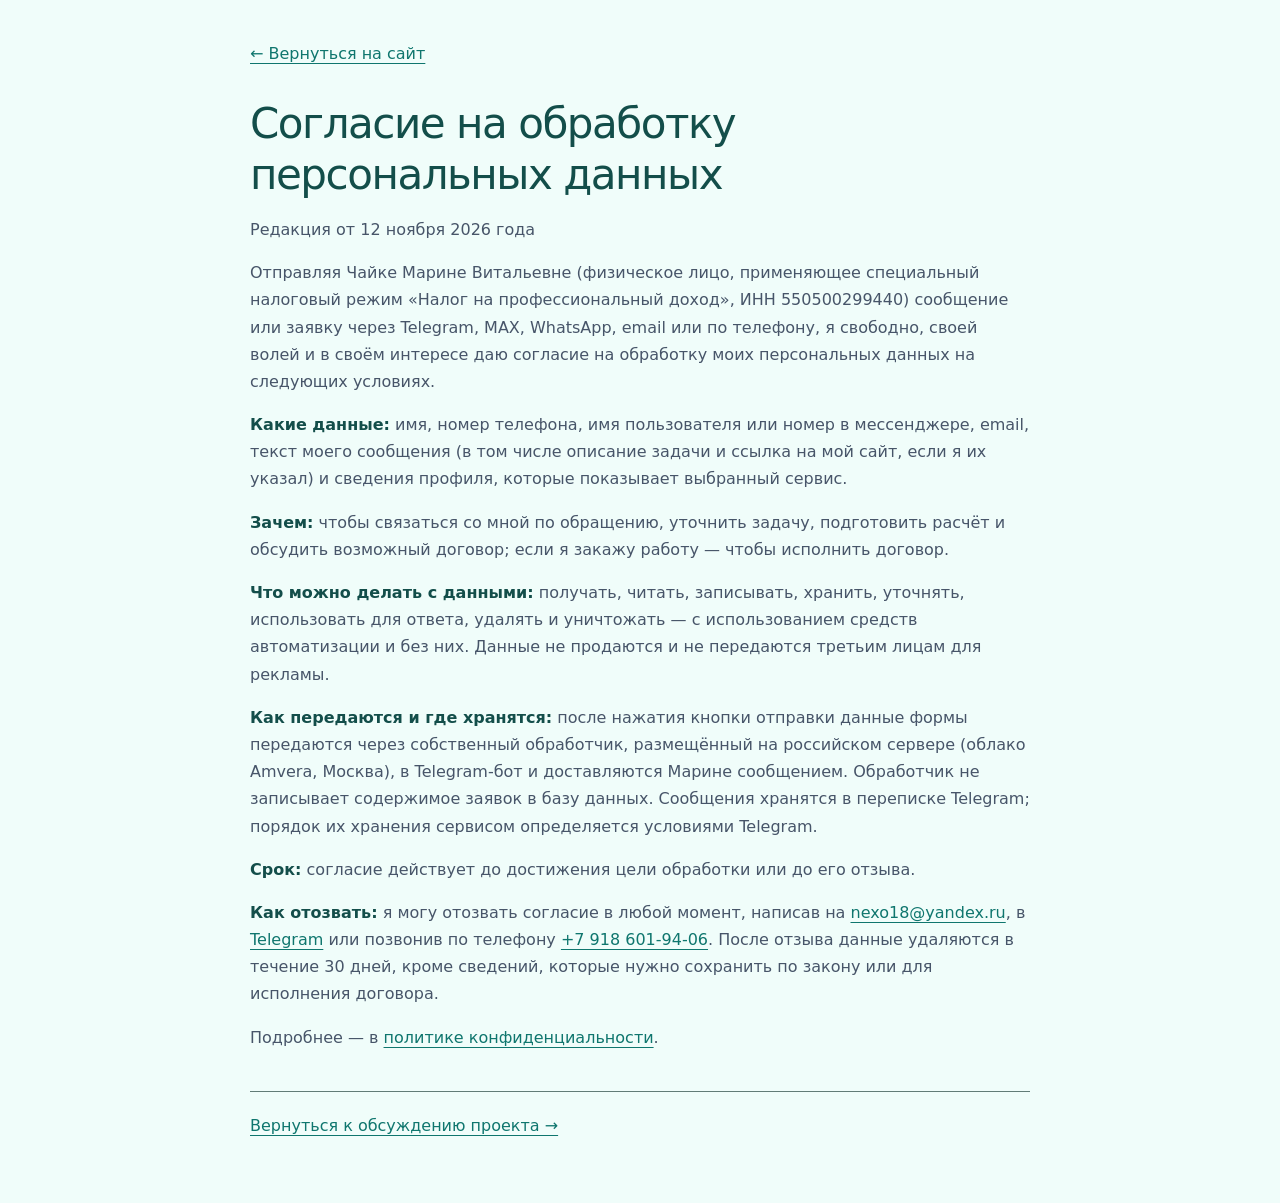
<file: consent.html>
<!doctype html>
<html lang="ru">
<head>
  <meta charset="UTF-8">
  <meta name="viewport" content="width=device-width, initial-scale=1">
  <meta name="color-scheme" content="dark light">
  <title>Согласие на обработку данных — Марина Чайка</title>
  <meta name="description" content="Согласие на обработку персональных данных при обращении к Марине Чайке по вопросам ИИ-помощников, ботов и сайтов.">
  <style>
    :root{color-scheme:dark;--bg:#0a0a0f;--text:#f2f2f7;--dim:#c8c8d8;--link:#7cebff;--border:#343442;}
    @media(prefers-color-scheme:light){:root{color-scheme:light;--bg:#fafafc;--text:#14141a;--dim:#3a3a48;--link:#00596d;--border:#dddde5;}}
    *{box-sizing:border-box;}
    body{margin:0;background:var(--bg);color:var(--text);font:16px/1.7 system-ui,sans-serif;}
    main{max-width:820px;margin:auto;padding:40px 20px 64px;}
    a{color:var(--link);text-underline-offset:4px;overflow-wrap:anywhere;}
    a:focus-visible{outline:2px solid var(--link);outline-offset:4px;}
    h1{font-size:clamp(28px,5vw,42px);line-height:1.2;margin:32px 0 12px;}
    p,li{color:var(--dim);}
    strong{color:var(--text);}
    footer{border-top:1px solid var(--border);margin-top:40px;padding-top:20px;}
  :root{color-scheme:light;--bg:#f5f4ef;--text:#242820;--dim:#60645a;--link:#4b5940;--border:#d9dad0} h1{font-weight:500;letter-spacing:-.035em}
  :root{--bg:#f0fdfa;--text:#134e4a;--dim:#475569;--link:#0f766e;--border:#627c77}a:focus-visible{outline:3px solid #9a3412;outline-offset:4px}
  </style>
</head>
<body>
  <main>
    <a href="index.html">← Вернуться на сайт</a>
    <h1>Согласие на обработку персональных данных</h1>
    <p>Редакция от 12 ноября 2026 года</p>

    <p>Отправляя Чайке Марине Витальевне (физическое лицо, применяющее специальный налоговый режим «Налог на профессиональный доход», ИНН 550500299440) сообщение или заявку через Telegram, MAX, WhatsApp, email или по телефону, я свободно, своей волей и в своём интересе даю согласие на обработку моих персональных данных на следующих условиях.</p>

    <p><strong>Какие данные:</strong> имя, номер телефона, имя пользователя или номер в мессенджере, email, текст моего сообщения (в том числе описание задачи и ссылка на мой сайт, если я их указал) и сведения профиля, которые показывает выбранный сервис.</p>

    <p><strong>Зачем:</strong> чтобы связаться со мной по обращению, уточнить задачу, подготовить расчёт и обсудить возможный договор; если я закажу работу — чтобы исполнить договор.</p>

    <p><strong>Что можно делать с данными:</strong> получать, читать, записывать, хранить, уточнять, использовать для ответа, удалять и уничтожать — с использованием средств автоматизации и без них. Данные не продаются и не передаются третьим лицам для рекламы.</p>

    <p><strong>Как передаются и где хранятся:</strong> после нажатия кнопки отправки данные формы передаются через собственный обработчик, размещённый на российском сервере (облако Amvera, Москва), в Telegram-бот и доставляются Марине сообщением. Обработчик не записывает содержимое заявок в базу данных. Сообщения хранятся в переписке Telegram; порядок их хранения сервисом определяется условиями Telegram.</p>

    <p><strong>Срок:</strong> согласие действует до достижения цели обработки или до его отзыва.</p>

    <p><strong>Как отозвать:</strong> я могу отозвать согласие в любой момент, написав на <a href="mailto:nexo18@yandex.ru">nexo18@yandex.ru</a>, в <a href="https://t.me/chajjka" target="_blank" rel="noopener noreferrer">Telegram</a> или позвонив по телефону <a href="tel:+79186019406">+7 918 601-94-06</a>. После отзыва данные удаляются в течение 30 дней, кроме сведений, которые нужно сохранить по закону или для исполнения договора.</p>

    <p>Подробнее — в <a href="privacy.html">политике конфиденциальности</a>.</p>
    <footer><a href="index.html#contact">Вернуться к обсуждению проекта →</a></footer>
  </main>
</body>
</html>
</file>
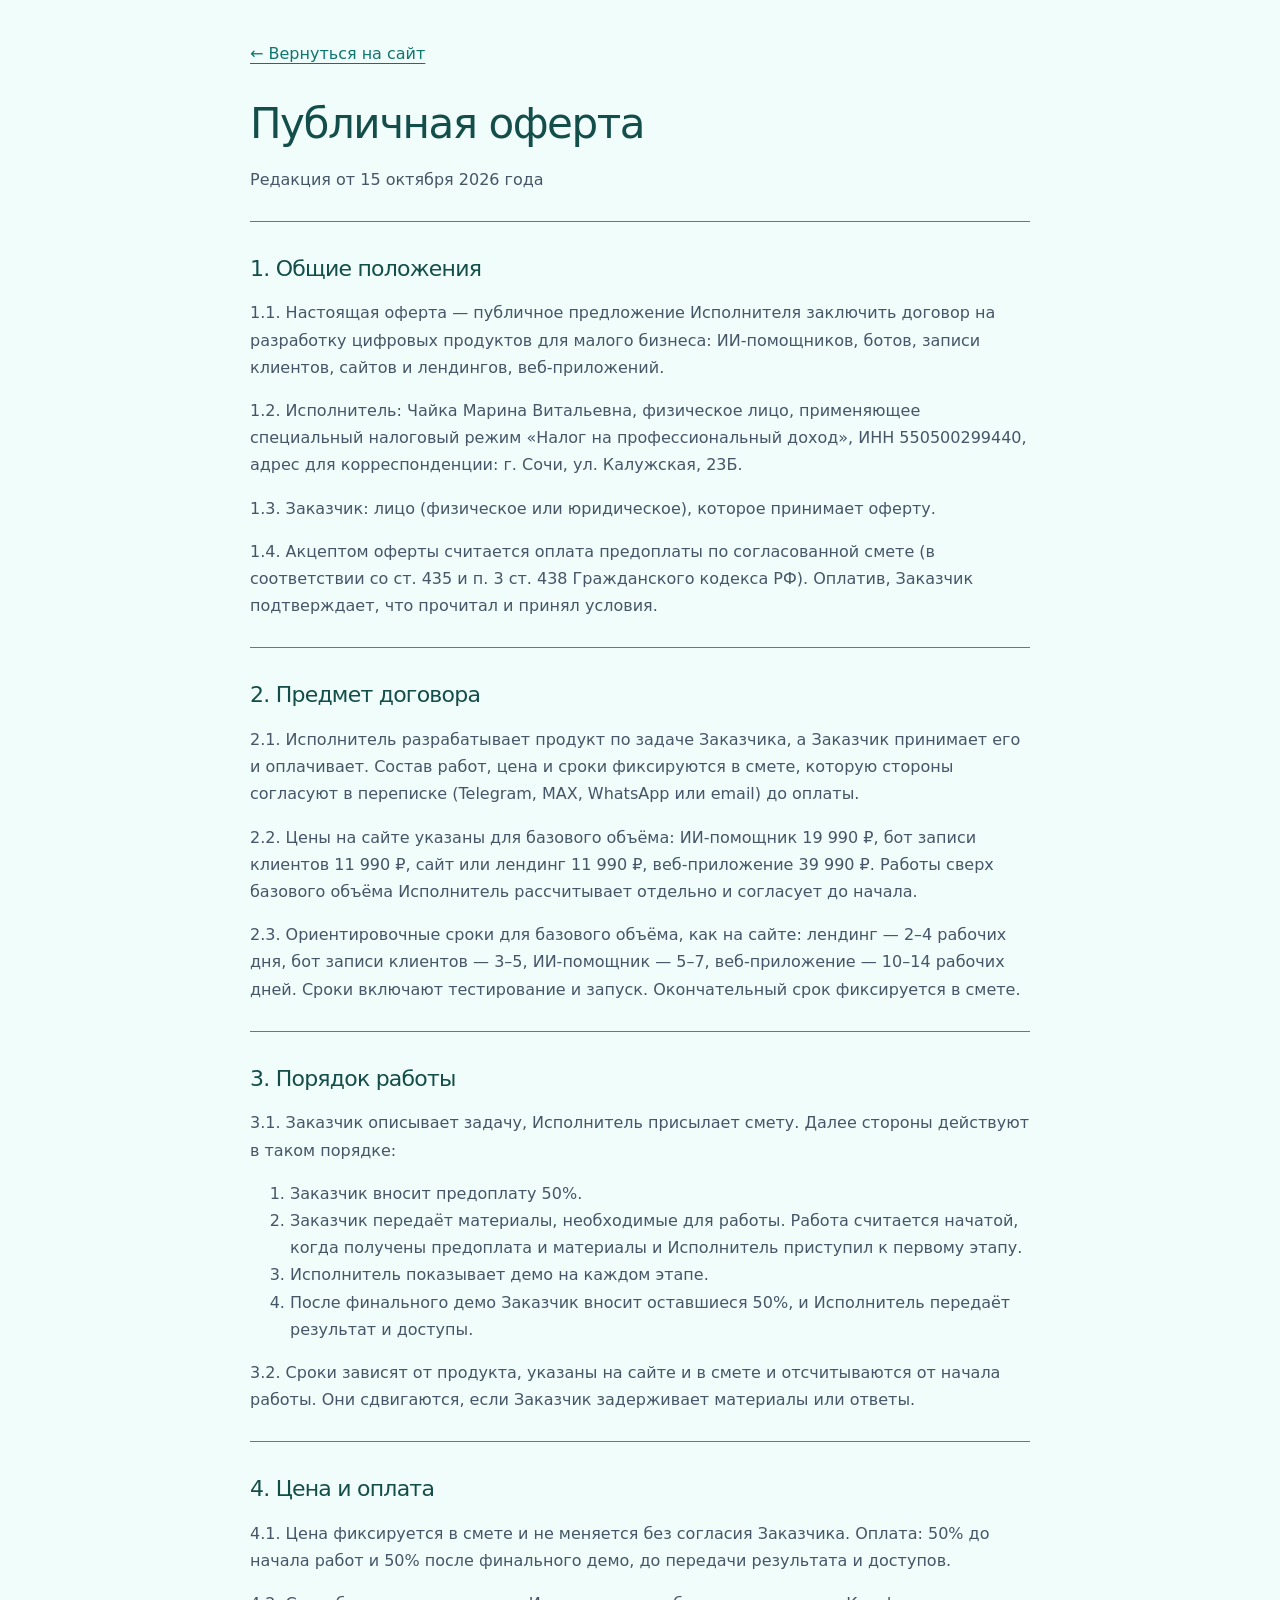
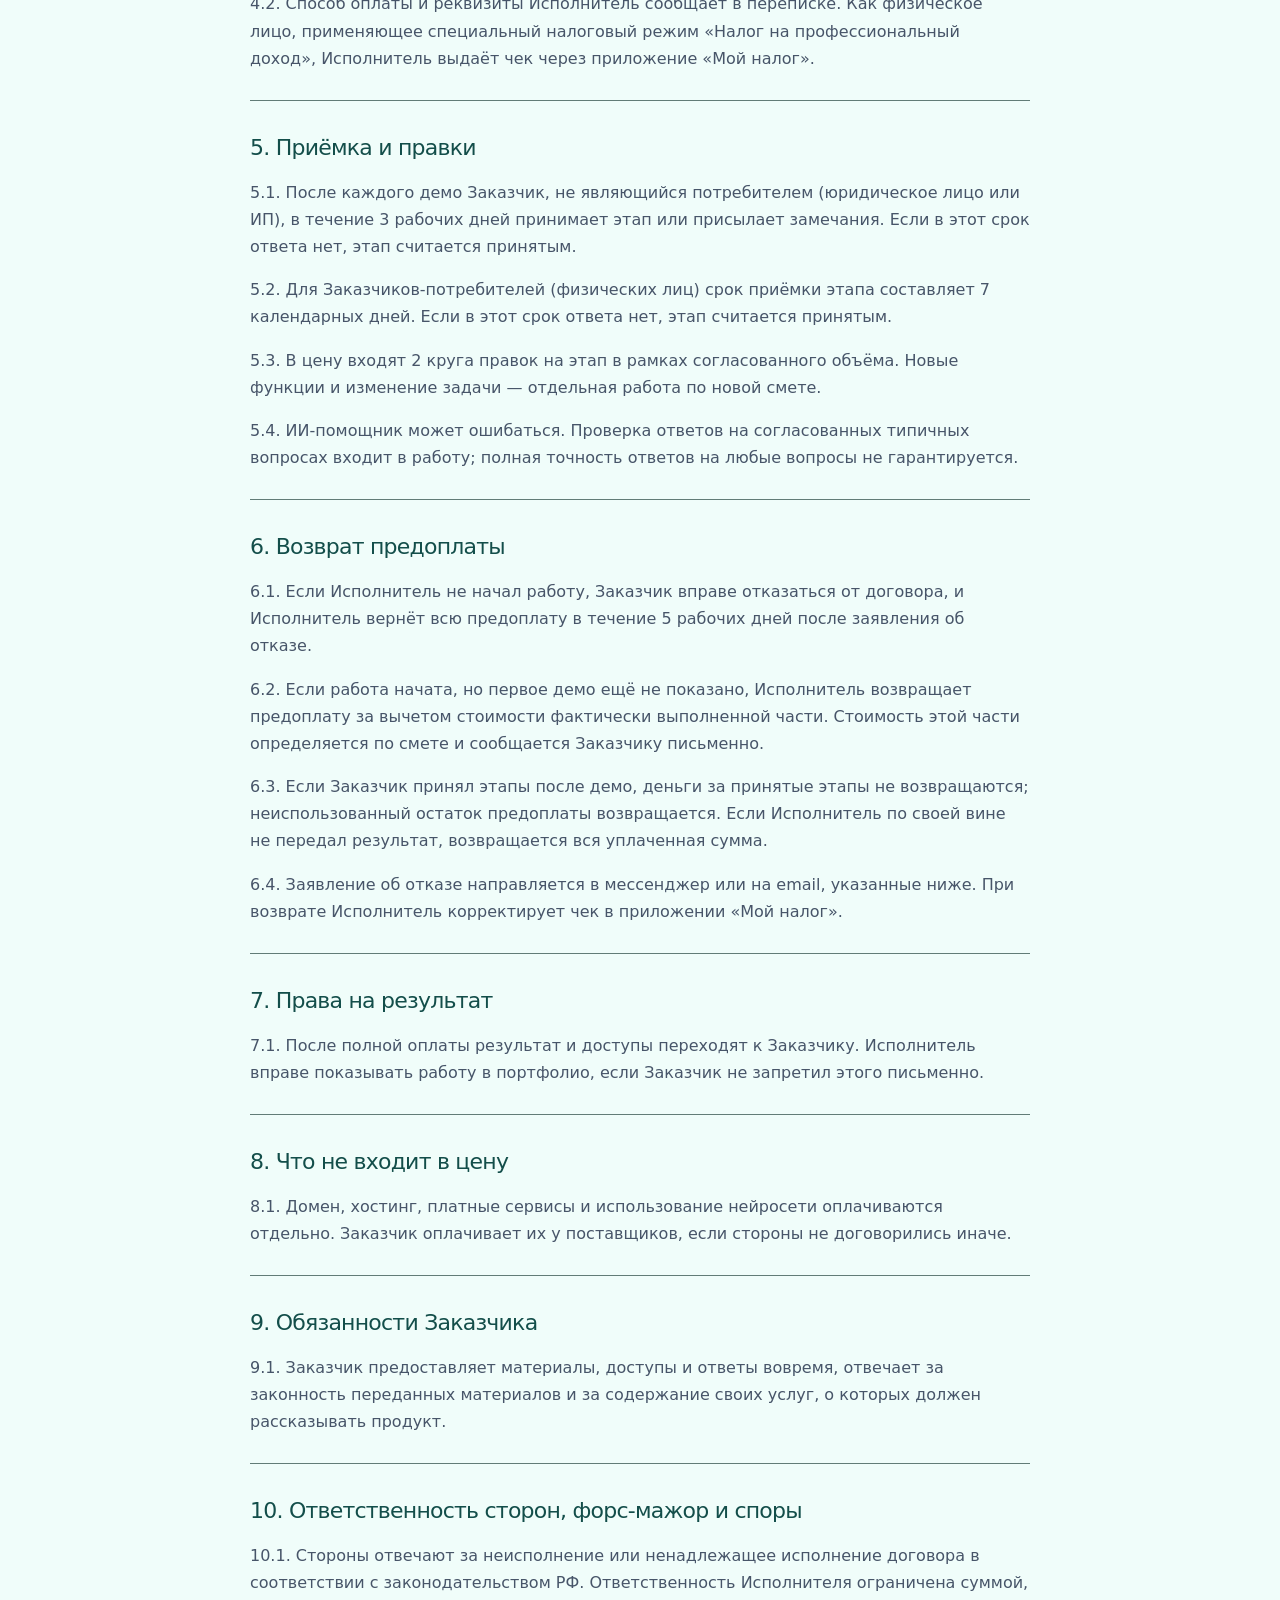
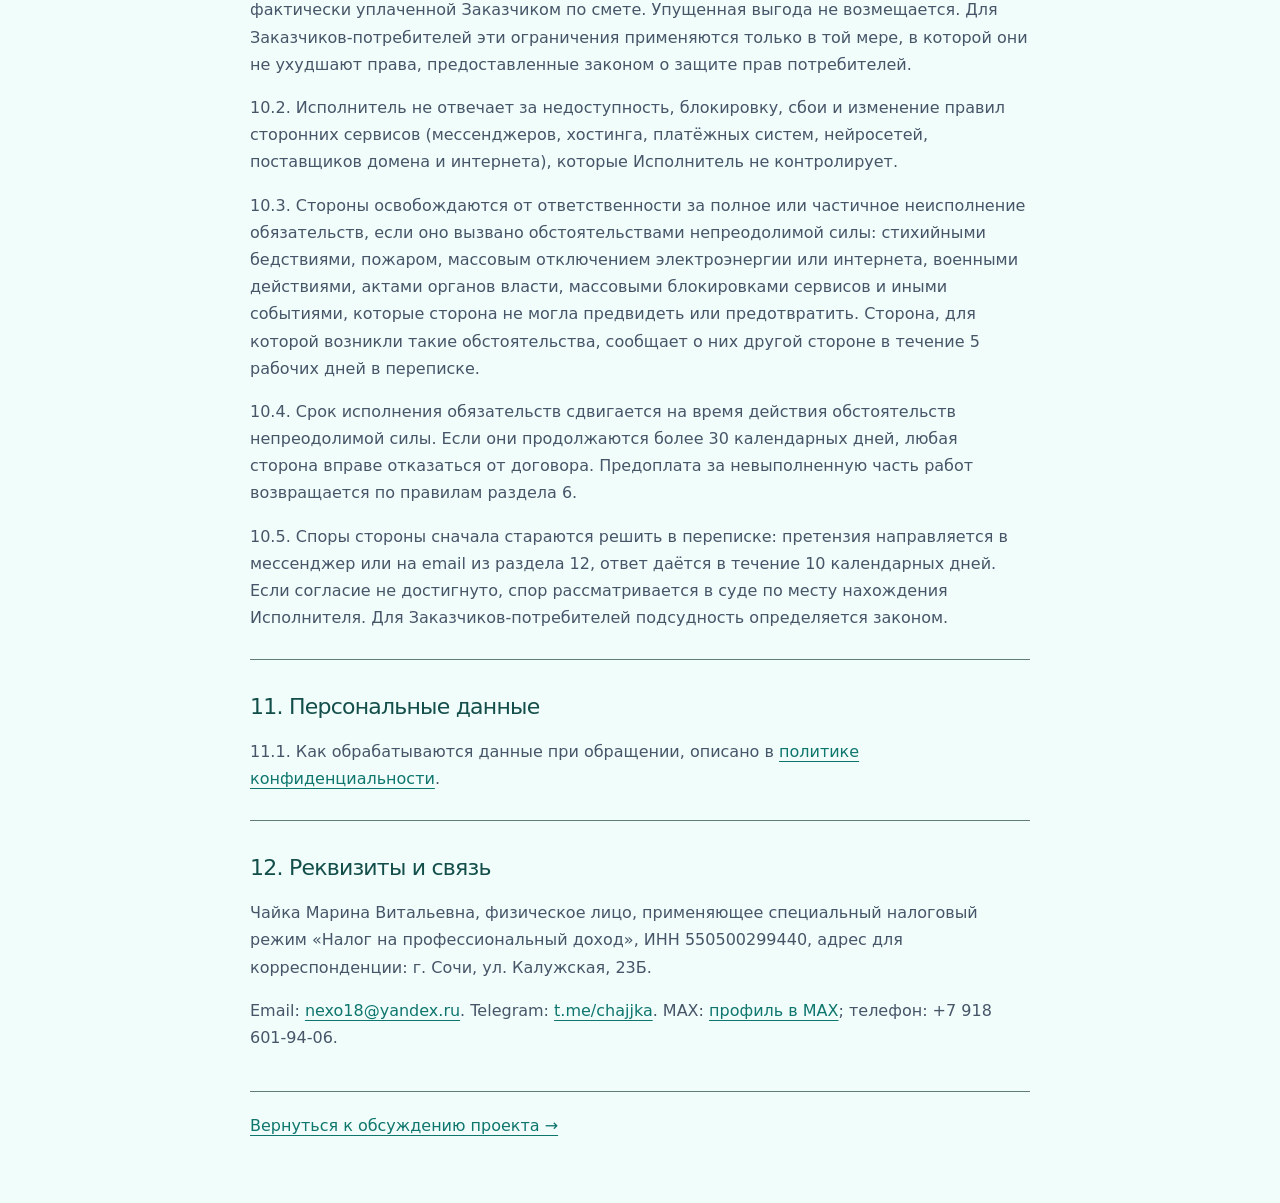
<file: offer.html>
<!doctype html>
<html lang="ru">
<head>
  <meta charset="UTF-8">
  <meta name="viewport" content="width=device-width, initial-scale=1">
  <meta name="color-scheme" content="dark light">
  <title>Публичная оферта — Марина Чайка</title>
  <meta name="description" content="Условия работы Марины Чайки: порядок, предоплата 50%, приёмка, возврат и права на результат.">
  <style>
    :root{color-scheme:dark;--bg:#0a0a0f;--text:#f2f2f7;--dim:#c8c8d8;--link:#7cebff;--border:#343442;}
    @media(prefers-color-scheme:light){:root{color-scheme:light;--bg:#fafafc;--text:#14141a;--dim:#3a3a48;--link:#00596d;--border:#dddde5;}}
    *{box-sizing:border-box;}
    body{margin:0;background:var(--bg);color:var(--text);font:16px/1.7 system-ui,sans-serif;}
    main{max-width:820px;margin:auto;padding:40px 20px 64px;}
    a{color:var(--link);text-underline-offset:4px;overflow-wrap:anywhere;}
    a:focus-visible{outline:2px solid var(--link);outline-offset:4px;}
    h1{font-size:clamp(28px,5vw,42px);line-height:1.2;margin:32px 0 12px;}
    h2{font-size:22px;line-height:1.35;margin:32px 0 12px;}
    p,li{color:var(--dim);}
    section{border-top:1px solid var(--border);margin-top:28px;}
    footer{border-top:1px solid var(--border);margin-top:40px;padding-top:20px;}
  :root{color-scheme:light;--bg:#f5f4ef;--text:#242820;--dim:#60645a;--link:#4b5940;--border:#d9dad0} h1,h2{font-weight:500;letter-spacing:-.035em}
  :root{--bg:#f0fdfa;--text:#134e4a;--dim:#475569;--link:#0f766e;--border:#627c77}a:focus-visible{outline:3px solid #9a3412;outline-offset:4px}
  </style>
</head>
<body>
  <main>
    <a href="index.html">← Вернуться на сайт</a>
    <h1>Публичная оферта</h1>
    <p>Редакция от 15 октября 2026 года</p>

    <section aria-labelledby="s1">
      <h2 id="s1">1. Общие положения</h2>
      <p>1.1. Настоящая оферта — публичное предложение Исполнителя заключить договор на разработку цифровых продуктов для малого бизнеса: ИИ-помощников, ботов, записи клиентов, сайтов и лендингов, веб-приложений.</p>
      <p>1.2. Исполнитель: Чайка Марина Витальевна, физическое лицо, применяющее специальный налоговый режим «Налог на профессиональный доход», ИНН 550500299440, адрес для корреспонденции: г. Сочи, ул. Калужская, 23Б.</p>
      <p>1.3. Заказчик: лицо (физическое или юридическое), которое принимает оферту.</p>
      <p>1.4. Акцептом оферты считается оплата предоплаты по согласованной смете (в соответствии со ст. 435 и п. 3 ст. 438 Гражданского кодекса РФ). Оплатив, Заказчик подтверждает, что прочитал и принял условия.</p>
    </section>
    <section aria-labelledby="s2">
      <h2 id="s2">2. Предмет договора</h2>
      <p>2.1. Исполнитель разрабатывает продукт по задаче Заказчика, а Заказчик принимает его и оплачивает. Состав работ, цена и сроки фиксируются в смете, которую стороны согласуют в переписке (Telegram, MAX, WhatsApp или email) до оплаты.</p>
      <p>2.2. Цены на сайте указаны для базового объёма: ИИ-помощник 19 990 ₽, бот записи клиентов 11 990 ₽, сайт или лендинг 11 990 ₽, веб-приложение 39 990 ₽. Работы сверх базового объёма Исполнитель рассчитывает отдельно и согласует до начала.</p>
      <p>2.3. Ориентировочные сроки для базового объёма, как на сайте: лендинг — 2–4 рабочих дня, бот записи клиентов — 3–5, ИИ-помощник — 5–7, веб-приложение — 10–14 рабочих дней. Сроки включают тестирование и запуск. Окончательный срок фиксируется в смете.</p>
    </section>
    <section aria-labelledby="s3">
      <h2 id="s3">3. Порядок работы</h2>
      <p>3.1. Заказчик описывает задачу, Исполнитель присылает смету. Далее стороны действуют в таком порядке:</p>
      <ol>
        <li>Заказчик вносит предоплату 50%.</li>
        <li>Заказчик передаёт материалы, необходимые для работы. Работа считается начатой, когда получены предоплата и материалы и Исполнитель приступил к первому этапу.</li>
        <li>Исполнитель показывает демо на каждом этапе.</li>
        <li>После финального демо Заказчик вносит оставшиеся 50%, и Исполнитель передаёт результат и доступы.</li>
      </ol>
      <p>3.2. Сроки зависят от продукта, указаны на сайте и в смете и отсчитываются от начала работы. Они сдвигаются, если Заказчик задерживает материалы или ответы.</p>
    </section>
    <section aria-labelledby="s4">
      <h2 id="s4">4. Цена и оплата</h2>
      <p>4.1. Цена фиксируется в смете и не меняется без согласия Заказчика. Оплата: 50% до начала работ и 50% после финального демо, до передачи результата и доступов.</p>
      <p>4.2. Способ оплаты и реквизиты Исполнитель сообщает в переписке. Как физическое лицо, применяющее специальный налоговый режим «Налог на профессиональный доход», Исполнитель выдаёт чек через приложение «Мой налог».</p>
    </section>
    <section aria-labelledby="s5">
      <h2 id="s5">5. Приёмка и правки</h2>
      <p>5.1. После каждого демо Заказчик, не являющийся потребителем (юридическое лицо или ИП), в течение 3 рабочих дней принимает этап или присылает замечания. Если в этот срок ответа нет, этап считается принятым.</p>
      <p>5.2. Для Заказчиков-потребителей (физических лиц) срок приёмки этапа составляет 7 календарных дней. Если в этот срок ответа нет, этап считается принятым.</p>
      <p>5.3. В цену входят 2 круга правок на этап в рамках согласованного объёма. Новые функции и изменение задачи — отдельная работа по новой смете.</p>
      <p>5.4. ИИ-помощник может ошибаться. Проверка ответов на согласованных типичных вопросах входит в работу; полная точность ответов на любые вопросы не гарантируется.</p>
    </section>
    <section aria-labelledby="s6">
      <h2 id="s6">6. Возврат предоплаты</h2>
      <p>6.1. Если Исполнитель не начал работу, Заказчик вправе отказаться от договора, и Исполнитель вернёт всю предоплату в течение 5 рабочих дней после заявления об отказе.</p>
      <p>6.2. Если работа начата, но первое демо ещё не показано, Исполнитель возвращает предоплату за вычетом стоимости фактически выполненной части. Стоимость этой части определяется по смете и сообщается Заказчику письменно.</p>
      <p>6.3. Если Заказчик принял этапы после демо, деньги за принятые этапы не возвращаются; неиспользованный остаток предоплаты возвращается. Если Исполнитель по своей вине не передал результат, возвращается вся уплаченная сумма.</p>
      <p>6.4. Заявление об отказе направляется в мессенджер или на email, указанные ниже. При возврате Исполнитель корректирует чек в приложении «Мой налог».</p>
    </section>
    <section aria-labelledby="s7">
      <h2 id="s7">7. Права на результат</h2>
      <p>7.1. После полной оплаты результат и доступы переходят к Заказчику. Исполнитель вправе показывать работу в портфолио, если Заказчик не запретил этого письменно.</p>
    </section>
    <section aria-labelledby="s8">
      <h2 id="s8">8. Что не входит в цену</h2>
      <p>8.1. Домен, хостинг, платные сервисы и использование нейросети оплачиваются отдельно. Заказчик оплачивает их у поставщиков, если стороны не договорились иначе.</p>
    </section>
    <section aria-labelledby="s9">
      <h2 id="s9">9. Обязанности Заказчика</h2>
      <p>9.1. Заказчик предоставляет материалы, доступы и ответы вовремя, отвечает за законность переданных материалов и за содержание своих услуг, о которых должен рассказывать продукт.</p>
    </section>
    <section aria-labelledby="s10">
      <h2 id="s10">10. Ответственность сторон, форс-мажор и споры</h2>
      <p>10.1. Стороны отвечают за неисполнение или ненадлежащее исполнение договора в соответствии с законодательством РФ. Ответственность Исполнителя ограничена суммой, фактически уплаченной Заказчиком по смете. Упущенная выгода не возмещается. Для Заказчиков-потребителей эти ограничения применяются только в той мере, в которой они не ухудшают права, предоставленные законом о защите прав потребителей.</p>
      <p>10.2. Исполнитель не отвечает за недоступность, блокировку, сбои и изменение правил сторонних сервисов (мессенджеров, хостинга, платёжных систем, нейросетей, поставщиков домена и интернета), которые Исполнитель не контролирует.</p>
      <p>10.3. Стороны освобождаются от ответственности за полное или частичное неисполнение обязательств, если оно вызвано обстоятельствами непреодолимой силы: стихийными бедствиями, пожаром, массовым отключением электроэнергии или интернета, военными действиями, актами органов власти, массовыми блокировками сервисов и иными событиями, которые сторона не могла предвидеть или предотвратить. Сторона, для которой возникли такие обстоятельства, сообщает о них другой стороне в течение 5 рабочих дней в переписке.</p>
      <p>10.4. Срок исполнения обязательств сдвигается на время действия обстоятельств непреодолимой силы. Если они продолжаются более 30 календарных дней, любая сторона вправе отказаться от договора. Предоплата за невыполненную часть работ возвращается по правилам раздела 6.</p>
      <p>10.5. Споры стороны сначала стараются решить в переписке: претензия направляется в мессенджер или на email из раздела 12, ответ даётся в течение 10 календарных дней. Если согласие не достигнуто, спор рассматривается в суде по месту нахождения Исполнителя. Для Заказчиков-потребителей подсудность определяется законом.</p>
    </section>
    <section aria-labelledby="s11">
      <h2 id="s11">11. Персональные данные</h2>
      <p>11.1. Как обрабатываются данные при обращении, описано в <a href="privacy.html">политике конфиденциальности</a>.</p>
    </section>
    <section aria-labelledby="s12">
      <h2 id="s12">12. Реквизиты и связь</h2>
      <p>Чайка Марина Витальевна, физическое лицо, применяющее специальный налоговый режим «Налог на профессиональный доход», ИНН 550500299440, адрес для корреспонденции: г. Сочи, ул. Калужская, 23Б.</p>
      <p>Email: <a href="mailto:nexo18@yandex.ru">nexo18@yandex.ru</a>. Telegram: <a href="https://t.me/chajjka" target="_blank" rel="noopener noreferrer">t.me/chajjka</a>. MAX: <a href="https://max.ru/u/f9LHodD0cOKe5VcnMMFVwcWTzk5WNKWvjQKJYUhw7-dAWXwwfCzy88hJlxM" target="_blank" rel="noopener noreferrer">профиль в MAX</a>; телефон: +7 918 601-94-06.</p>
    </section>
    <footer><a href="index.html#contact">Вернуться к обсуждению проекта →</a></footer>
  </main>
</body>
</html>
</file>
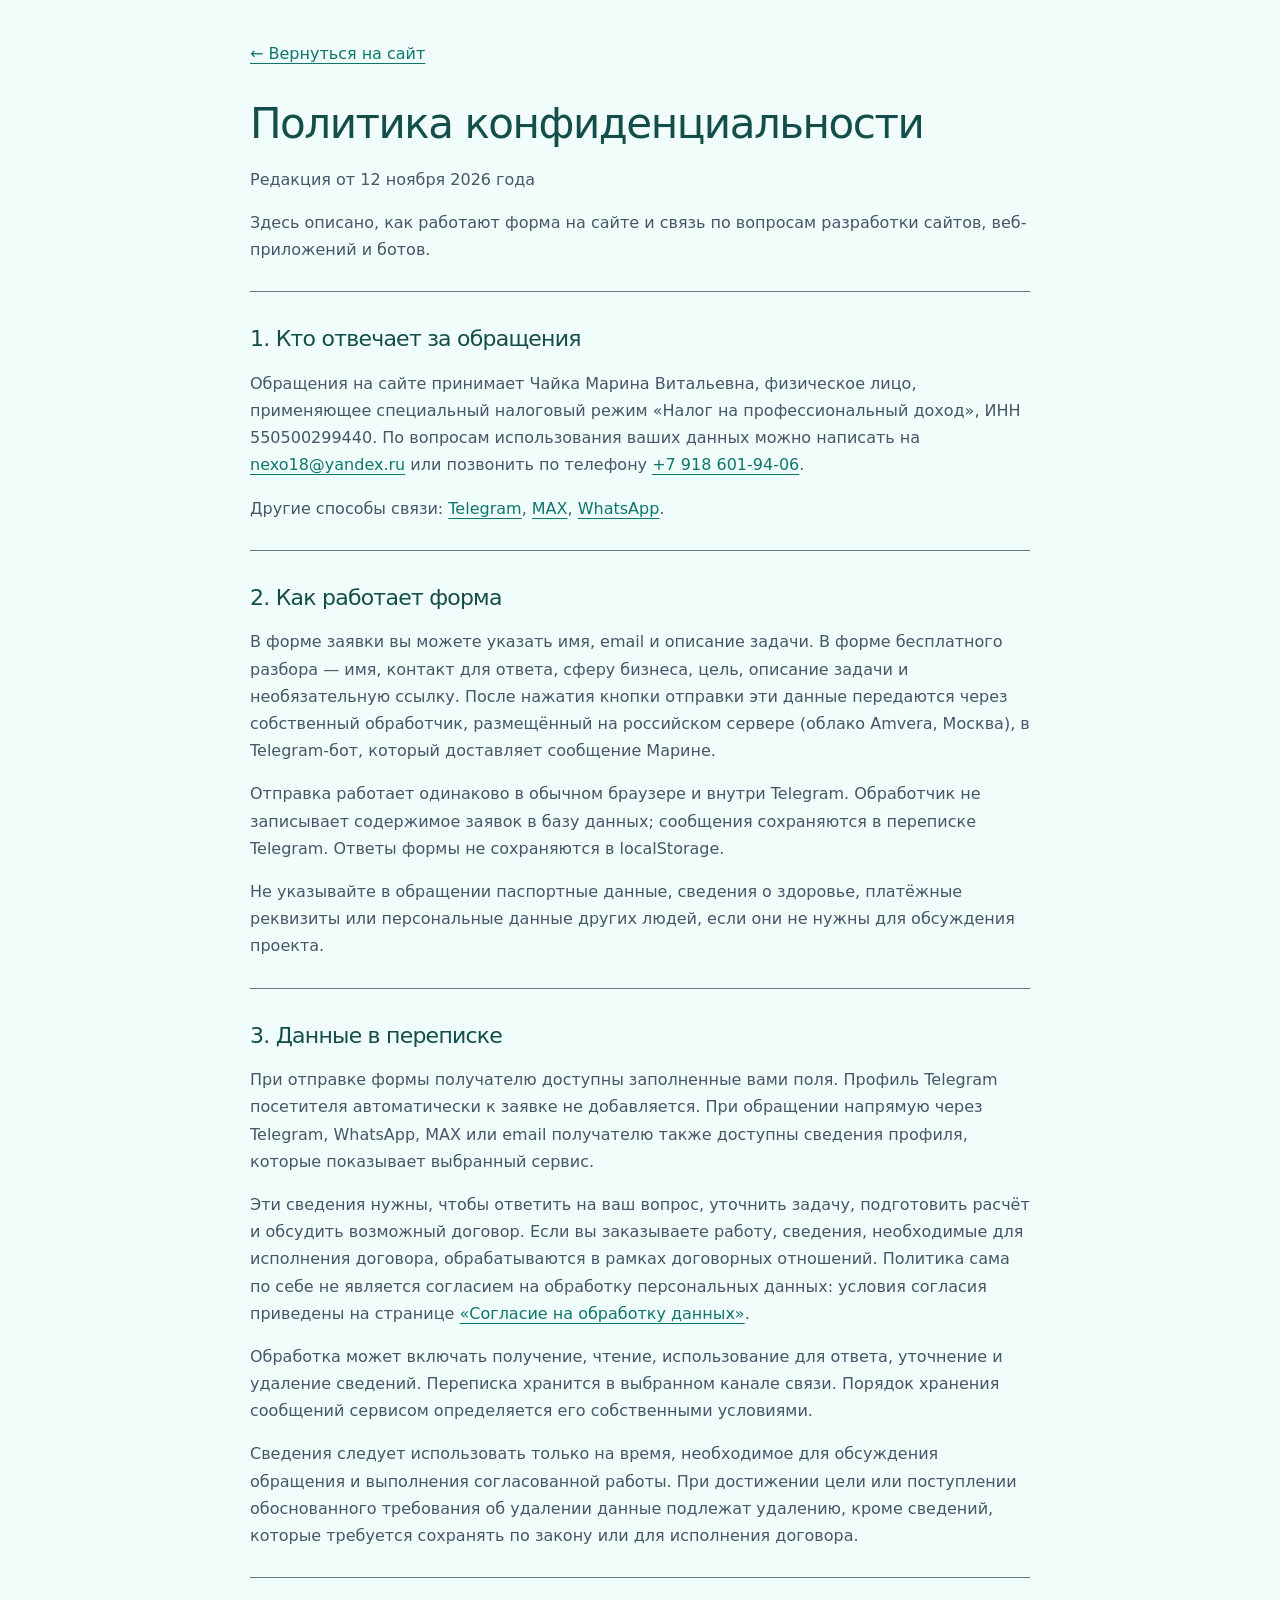
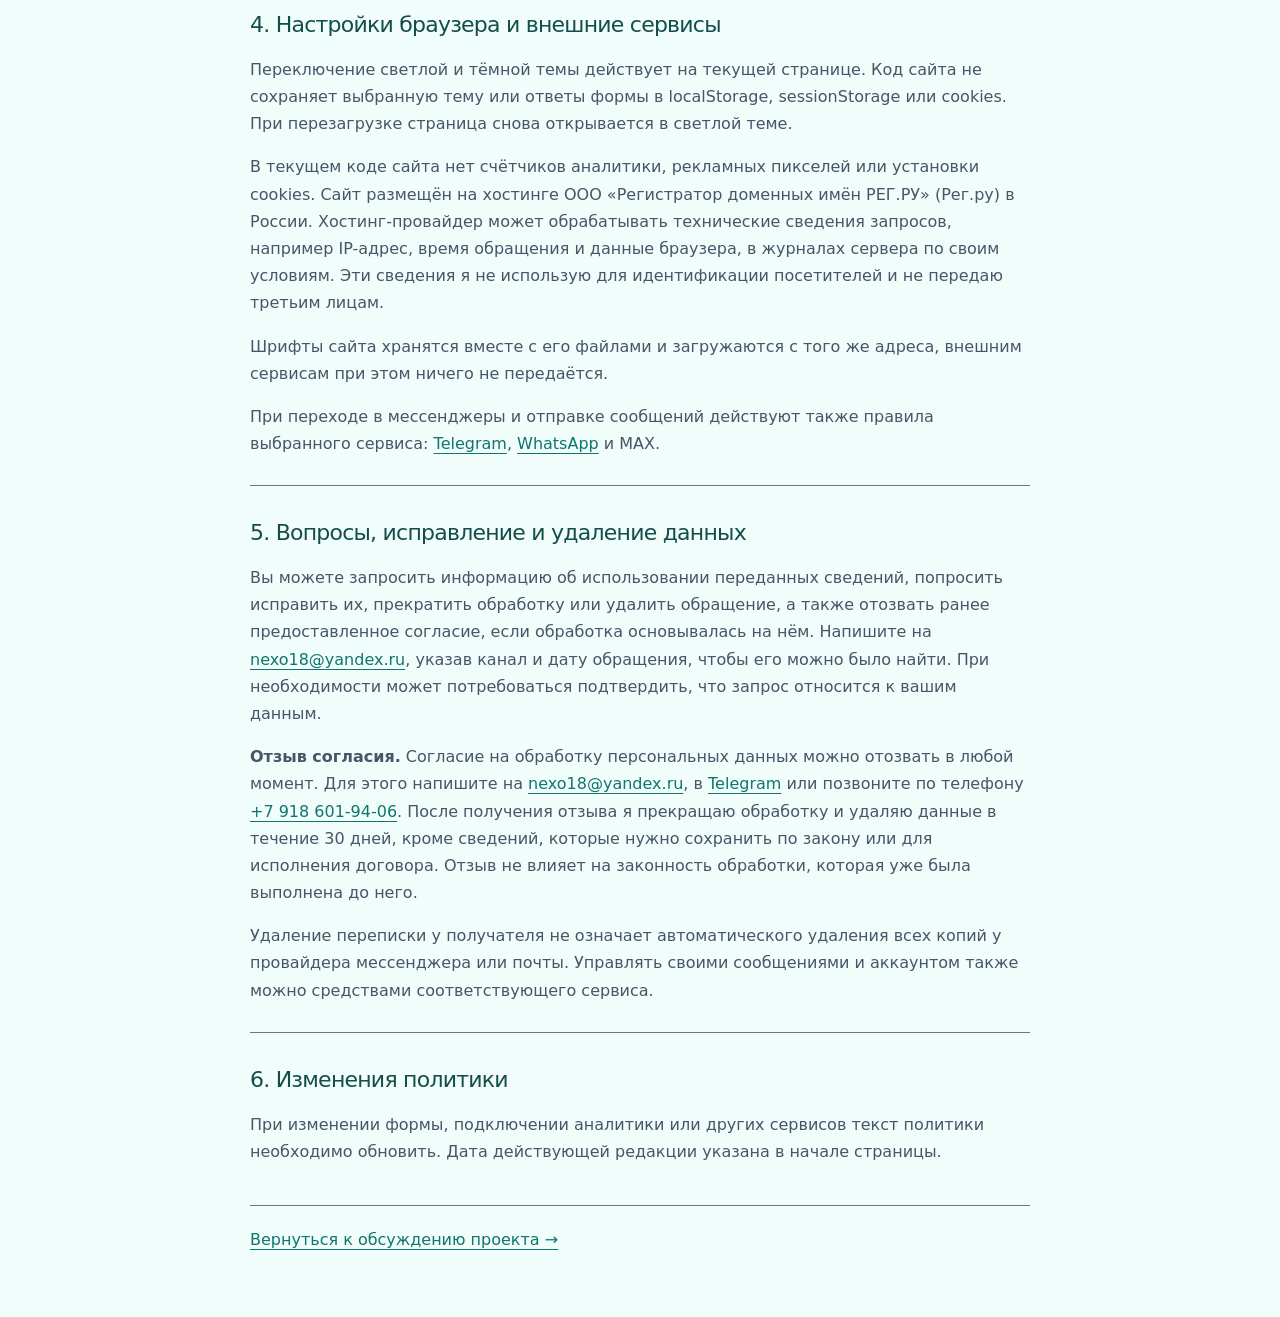
<file: privacy.html>
<!doctype html>
<html lang="ru">
<head>
  <meta charset="UTF-8">
  <meta name="viewport" content="width=device-width, initial-scale=1">
  <meta name="color-scheme" content="dark light">
  <title>Политика конфиденциальности — Марина Чайка</title>
  <meta name="description" content="Как используются данные посетителей сайта Марины Чайки и сведения в обращениях по проектам.">
  <style>
    :root{color-scheme:dark;--bg:#0a0a0f;--text:#f2f2f7;--dim:#c8c8d8;--link:#7cebff;--border:#343442;}
    @media(prefers-color-scheme:light){:root{color-scheme:light;--bg:#fafafc;--text:#14141a;--dim:#3a3a48;--link:#00596d;--border:#dddde5;}}
    *{box-sizing:border-box;}
    body{margin:0;background:var(--bg);color:var(--text);font:16px/1.7 system-ui,sans-serif;}
    main{max-width:820px;margin:auto;padding:40px 20px 64px;}
    a{color:var(--link);text-underline-offset:4px;overflow-wrap:anywhere;}
    a:focus-visible{outline:2px solid var(--link);outline-offset:4px;}
    h1{font-size:clamp(28px,5vw,42px);line-height:1.2;margin:32px 0 12px;}
    h2{font-size:22px;line-height:1.35;margin:32px 0 12px;}
    p,li{color:var(--dim);}
    section{border-top:1px solid var(--border);margin-top:28px;}
    footer{border-top:1px solid var(--border);margin-top:40px;padding-top:20px;}
  :root{color-scheme:light;--bg:#f5f4ef;--text:#242820;--dim:#60645a;--link:#4b5940;--border:#d9dad0} h1,h2{font-weight:500;letter-spacing:-.035em}
  :root{--bg:#f0fdfa;--text:#134e4a;--dim:#475569;--link:#0f766e;--border:#627c77}a:focus-visible{outline:3px solid #9a3412;outline-offset:4px}
  </style>
</head>
<body>
  <main>
    <a href="index.html">← Вернуться на сайт</a>
    <h1>Политика конфиденциальности</h1>
    <p>Редакция от 12 ноября 2026 года</p>
    <p>Здесь описано, как работают форма на сайте и связь по вопросам разработки сайтов, веб-приложений и ботов.</p>

    <section aria-labelledby="contact-heading">
      <h2 id="contact-heading">1. Кто отвечает за обращения</h2>
      <p>Обращения на сайте принимает Чайка Марина Витальевна, физическое лицо, применяющее специальный налоговый режим «Налог на профессиональный доход», ИНН 550500299440. По вопросам использования ваших данных можно написать на <a href="mailto:nexo18@yandex.ru">nexo18@yandex.ru</a> или позвонить по телефону <a href="tel:+79186019406">+7 918 601-94-06</a>.</p>
      <p>Другие способы связи: <a href="https://t.me/chajjka" target="_blank" rel="noopener noreferrer">Telegram</a>, <a href="https://max.ru/u/f9LHodD0cOKe5VcnMMFVwcWTzk5WNKWvjQKJYUhw7-dAWXwwfCzy88hJlxM" target="_blank" rel="noopener noreferrer">MAX</a>, <a href="https://wa.me/qr/DMPSFJSXFMJCN1" target="_blank" rel="noopener noreferrer">WhatsApp</a>.</p>
    </section>

    <section aria-labelledby="form-heading">
      <h2 id="form-heading">2. Как работает форма</h2>
      <p>В форме заявки вы можете указать имя, email и описание задачи. В форме бесплатного разбора — имя, контакт для ответа, сферу бизнеса, цель, описание задачи и необязательную ссылку. После нажатия кнопки отправки эти данные передаются через собственный обработчик, размещённый на российском сервере (облако Amvera, Москва), в Telegram-бот, который доставляет сообщение Марине.</p>
      <p>Отправка работает одинаково в обычном браузере и внутри Telegram. Обработчик не записывает содержимое заявок в базу данных; сообщения сохраняются в переписке Telegram. Ответы формы не сохраняются в localStorage.</p>
      <p>Не указывайте в обращении паспортные данные, сведения о здоровье, платёжные реквизиты или персональные данные других людей, если они не нужны для обсуждения проекта.</p>
    </section>

    <section aria-labelledby="messages-heading">
      <h2 id="messages-heading">3. Данные в переписке</h2>
      <p>При отправке формы получателю доступны заполненные вами поля. Профиль Telegram посетителя автоматически к заявке не добавляется. При обращении напрямую через Telegram, WhatsApp, MAX или email получателю также доступны сведения профиля, которые показывает выбранный сервис.</p>
      <p>Эти сведения нужны, чтобы ответить на ваш вопрос, уточнить задачу, подготовить расчёт и обсудить возможный договор. Если вы заказываете работу, сведения, необходимые для исполнения договора, обрабатываются в рамках договорных отношений. Политика сама по себе не является согласием на обработку персональных данных: условия согласия приведены на странице <a href="consent.html">«Согласие на обработку данных»</a>.</p>
      <p>Обработка может включать получение, чтение, использование для ответа, уточнение и удаление сведений. Переписка хранится в выбранном канале связи. Порядок хранения сообщений сервисом определяется его собственными условиями.</p>
      <p>Сведения следует использовать только на время, необходимое для обсуждения обращения и выполнения согласованной работы. При достижении цели или поступлении обоснованного требования об удалении данные подлежат удалению, кроме сведений, которые требуется сохранять по закону или для исполнения договора.</p>
    </section>

    <section aria-labelledby="browser-heading">
      <h2 id="browser-heading">4. Настройки браузера и внешние сервисы</h2>
      <p>Переключение светлой и тёмной темы действует на текущей странице. Код сайта не сохраняет выбранную тему или ответы формы в localStorage, sessionStorage или cookies. При перезагрузке страница снова открывается в светлой теме.</p>
      <p>В текущем коде сайта нет счётчиков аналитики, рекламных пикселей или установки cookies. Сайт размещён на хостинге ООО «Регистратор доменных имён РЕГ.РУ» (Рег.ру) в России. Хостинг-провайдер может обрабатывать технические сведения запросов, например IP-адрес, время обращения и данные браузера, в журналах сервера по своим условиям. Эти сведения я не использую для идентификации посетителей и не передаю третьим лицам.</p>
      <p>Шрифты сайта хранятся вместе с его файлами и загружаются с того же адреса, внешним сервисам при этом ничего не передаётся.</p>
      <p>При переходе в мессенджеры и отправке сообщений действуют также правила выбранного сервиса: <a href="https://telegram.org/privacy" target="_blank" rel="noopener noreferrer">Telegram</a>, <a href="https://www.whatsapp.com/legal/privacy-policy" target="_blank" rel="noopener noreferrer">WhatsApp</a> и MAX.</p>
    </section>

    <section aria-labelledby="rights-heading">
      <h2 id="rights-heading">5. Вопросы, исправление и удаление данных</h2>
      <p>Вы можете запросить информацию об использовании переданных сведений, попросить исправить их, прекратить обработку или удалить обращение, а также отозвать ранее предоставленное согласие, если обработка основывалась на нём. Напишите на <a href="mailto:nexo18@yandex.ru">nexo18@yandex.ru</a>, указав канал и дату обращения, чтобы его можно было найти. При необходимости может потребоваться подтвердить, что запрос относится к вашим данным.</p>
      <p><strong>Отзыв согласия.</strong> Согласие на обработку персональных данных можно отозвать в любой момент. Для этого напишите на <a href="mailto:nexo18@yandex.ru">nexo18@yandex.ru</a>, в <a href="https://t.me/chajjka" target="_blank" rel="noopener noreferrer">Telegram</a> или позвоните по телефону <a href="tel:+79186019406">+7 918 601-94-06</a>. После получения отзыва я прекращаю обработку и удаляю данные в течение 30 дней, кроме сведений, которые нужно сохранить по закону или для исполнения договора. Отзыв не влияет на законность обработки, которая уже была выполнена до него.</p>
      <p>Удаление переписки у получателя не означает автоматического удаления всех копий у провайдера мессенджера или почты. Управлять своими сообщениями и аккаунтом также можно средствами соответствующего сервиса.</p>
    </section>

    <section aria-labelledby="changes-heading">
      <h2 id="changes-heading">6. Изменения политики</h2>
      <p>При изменении формы, подключении аналитики или других сервисов текст политики необходимо обновить. Дата действующей редакции указана в начале страницы.</p>
    </section>
    <footer><a href="index.html#contact">Вернуться к обсуждению проекта →</a></footer>
  </main>
</body>
</html>
</file>
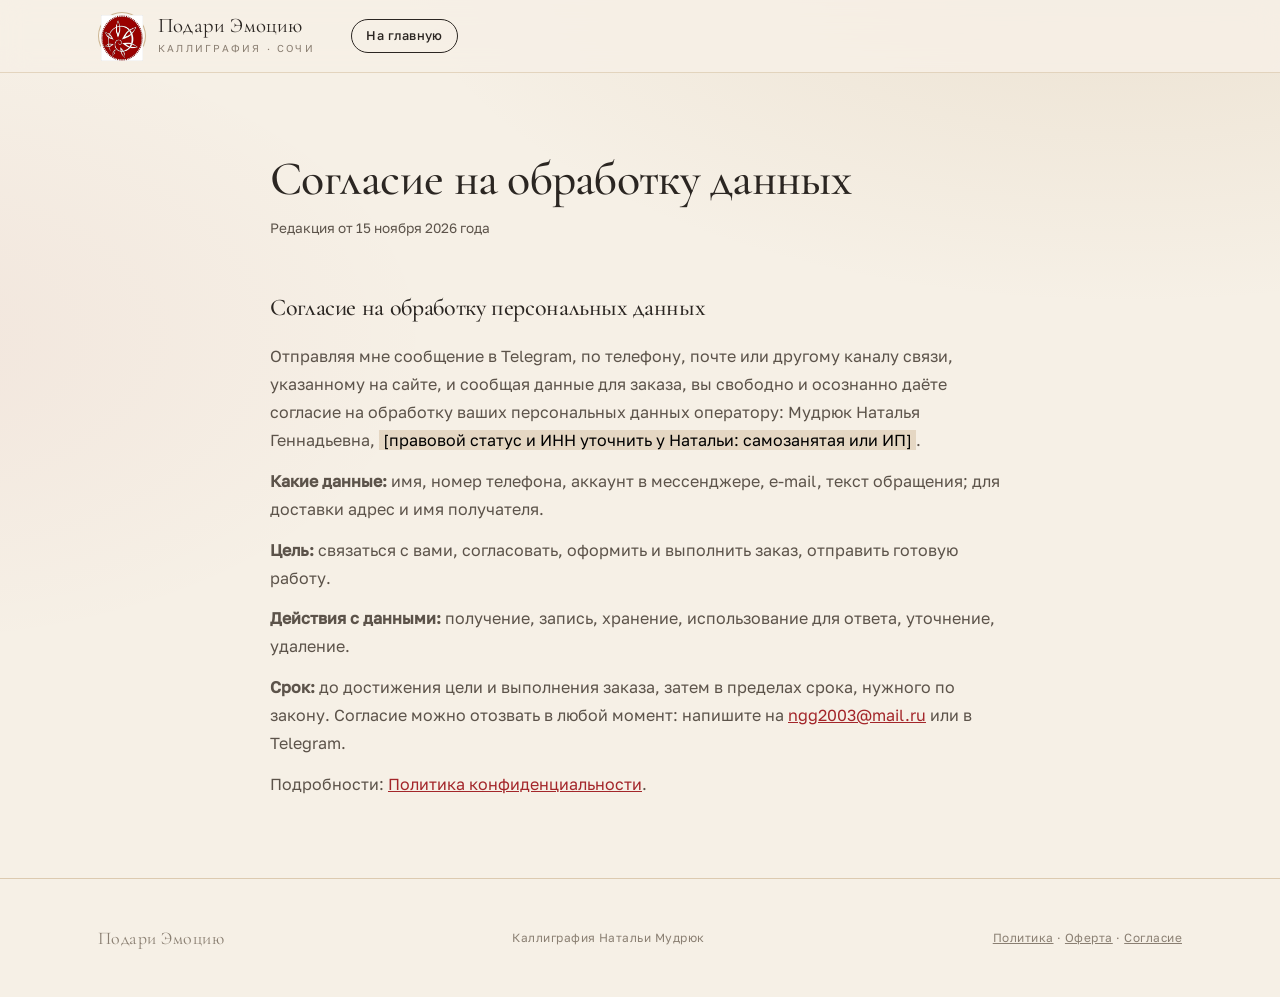
<file: preview-natalia-k7x2/consent.html>
<!DOCTYPE html>
<html lang="ru">
<head>
<meta charset="utf-8">
<meta name="viewport" content="width=device-width, initial-scale=1">
<meta name="robots" content="noindex">
<title>Согласие на обработку данных — Подари Эмоцию</title>
<link rel="icon" href="img/p1.jpg" type="image/jpeg">
<link rel="stylesheet" href="fonts/fonts.css">
<link rel="stylesheet" href="style.css">
</head>
<body class="legal">
<header class="site-head"><div class="wrap site-head__inner">
<a class="brand" href="index.html"><span class="brand__mark"><img src="img/p1.jpg" alt="" width="46" height="46"></span><span class="brand__text"><span class="brand__name">Подари Эмоцию</span><span class="brand__sub">каллиграфия · Сочи</span></span></a>
<a class="btn btn--line site-head__cta" href="index.html">На главную</a>
</div></header>
<main class="wrap legal__body">
<h1>Согласие на обработку данных</h1>
<p class="legal__date">Редакция от 15 ноября 2026 года</p>

<h2>Согласие на обработку персональных данных</h2>
<p>Отправляя мне сообщение в Telegram, по телефону, почте или другому каналу связи, указанному на сайте, и сообщая данные для заказа, вы свободно и осознанно даёте согласие на обработку ваших персональных данных оператору: Мудрюк Наталья Геннадьевна, <mark>[правовой статус и ИНН уточнить у Натальи: самозанятая или ИП]</mark>.</p>
<p><b>Какие данные:</b> имя, номер телефона, аккаунт в мессенджере, e-mail, текст обращения; для доставки адрес и имя получателя.</p>
<p><b>Цель:</b> связаться с вами, согласовать, оформить и выполнить заказ, отправить готовую работу.</p>
<p><b>Действия с данными:</b> получение, запись, хранение, использование для ответа, уточнение, удаление.</p>
<p><b>Срок:</b> до достижения цели и выполнения заказа, затем в пределах срока, нужного по закону. Согласие можно отозвать в любой момент: напишите на <a href="mailto:ngg2003@mail.ru">ngg2003@mail.ru</a> или в Telegram.</p>
<p>Подробности: <a href="privacy.html">Политика конфиденциальности</a>.</p>

</main>
<footer class="site-foot"><div class="wrap site-foot__inner"><a class="foot-brand" href="index.html">Подари Эмоцию</a><p>Каллиграфия Натальи Мудрюк</p><p><a href="privacy.html">Политика</a> · <a href="offer.html">Оферта</a> · <a href="consent.html">Согласие</a></p></div></footer>
</body></html>
</file>
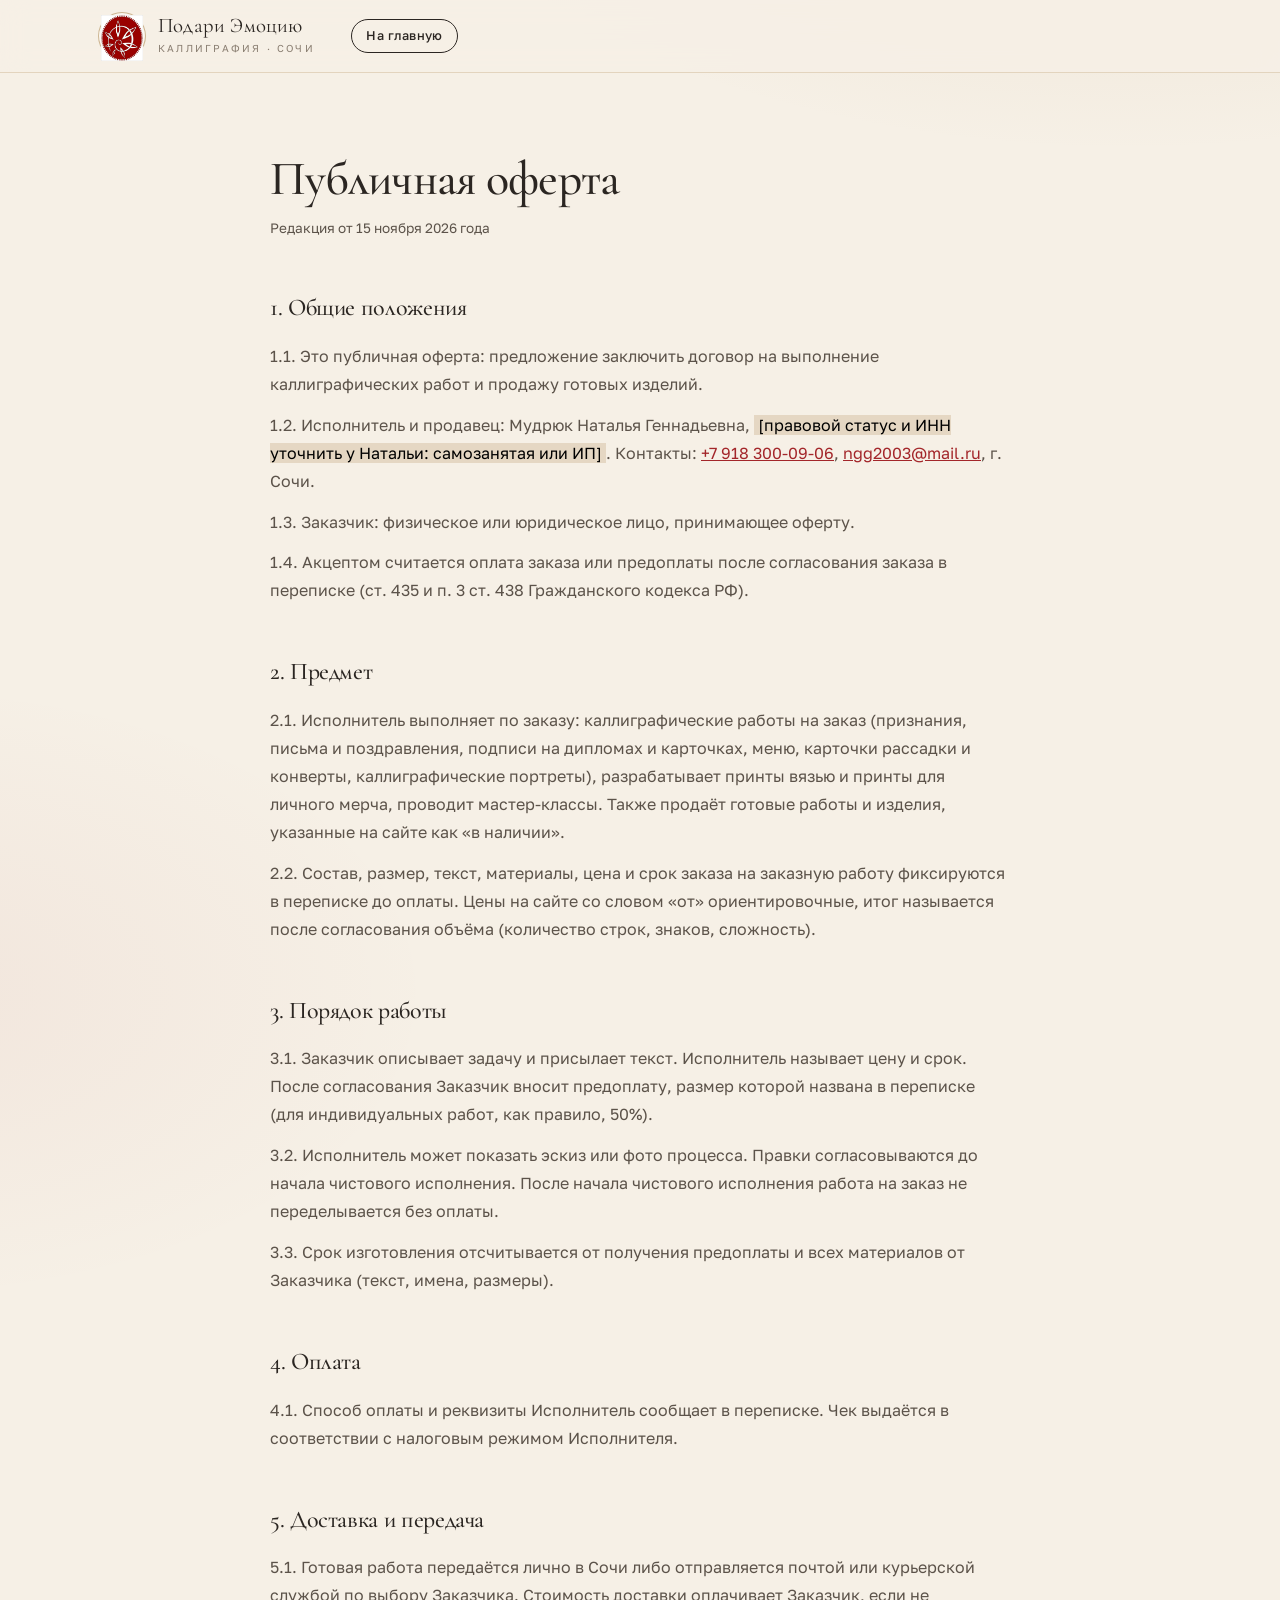
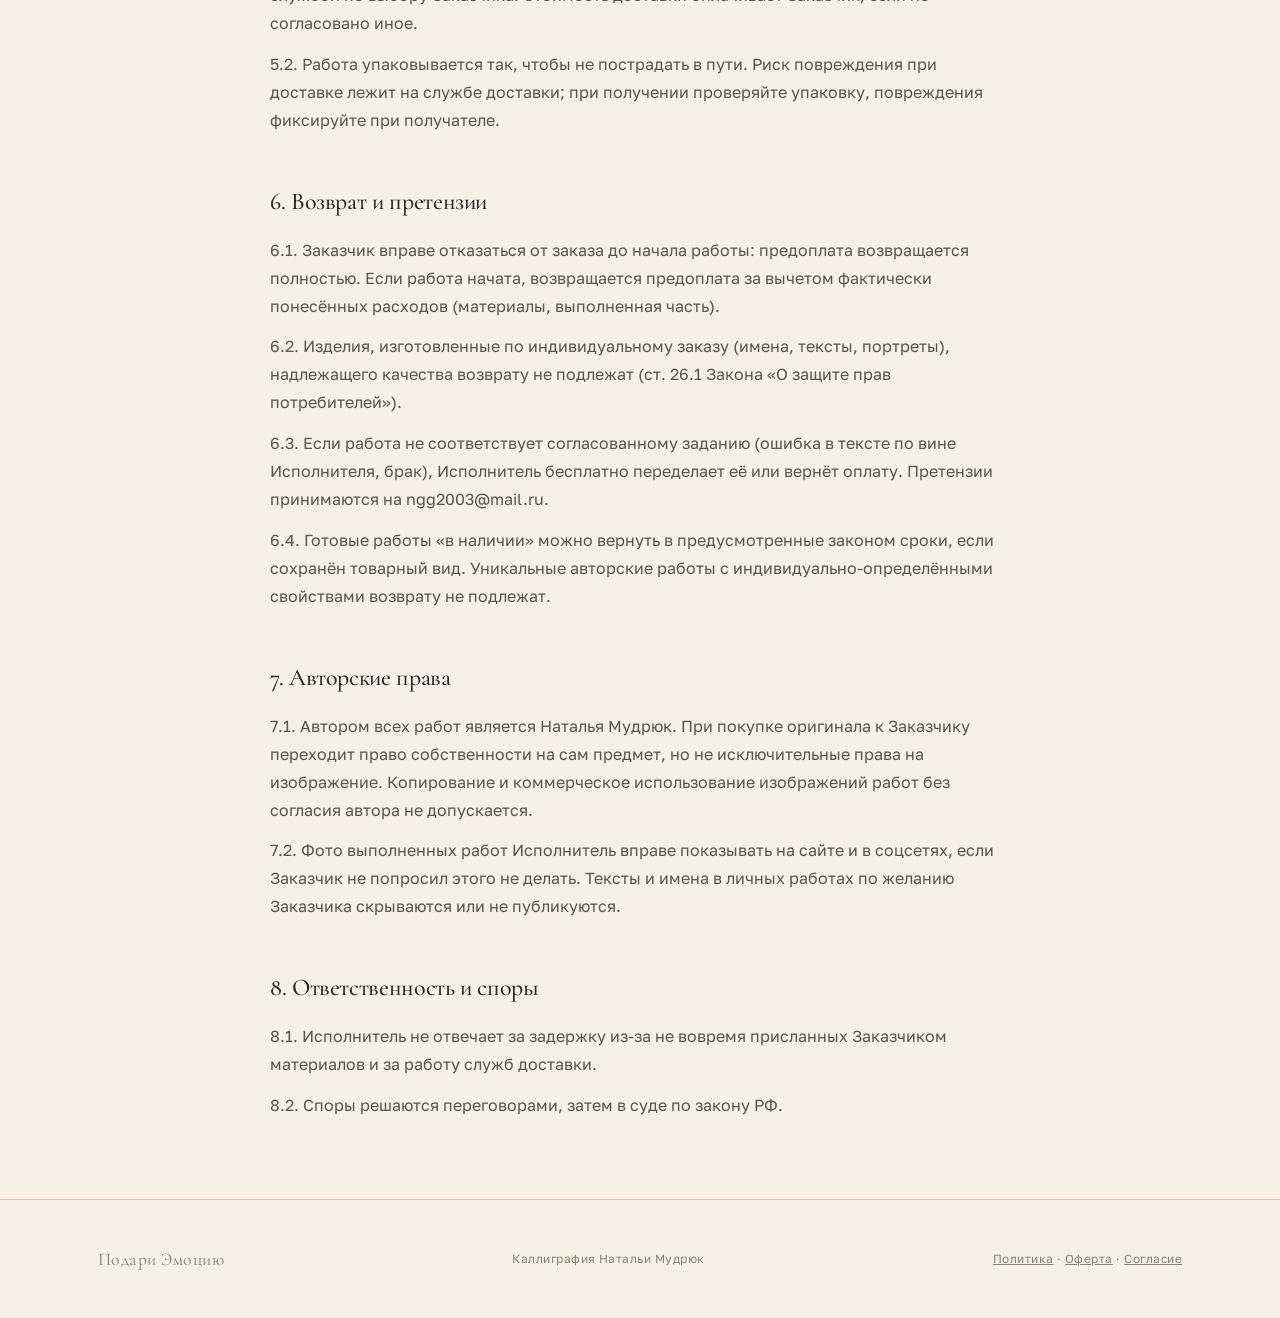
<file: preview-natalia-k7x2/offer.html>
<!DOCTYPE html>
<html lang="ru">
<head>
<meta charset="utf-8">
<meta name="viewport" content="width=device-width, initial-scale=1">
<meta name="robots" content="noindex">
<title>Публичная оферта — Подари Эмоцию</title>
<link rel="icon" href="img/p1.jpg" type="image/jpeg">
<link rel="stylesheet" href="fonts/fonts.css">
<link rel="stylesheet" href="style.css">
</head>
<body class="legal">
<header class="site-head"><div class="wrap site-head__inner">
<a class="brand" href="index.html"><span class="brand__mark"><img src="img/p1.jpg" alt="" width="46" height="46"></span><span class="brand__text"><span class="brand__name">Подари Эмоцию</span><span class="brand__sub">каллиграфия · Сочи</span></span></a>
<a class="btn btn--line site-head__cta" href="index.html">На главную</a>
</div></header>
<main class="wrap legal__body">
<h1>Публичная оферта</h1>
<p class="legal__date">Редакция от 15 ноября 2026 года</p>

<h2>1. Общие положения</h2>
<p>1.1. Это публичная оферта: предложение заключить договор на выполнение каллиграфических работ и продажу готовых изделий.</p>
<p>1.2. Исполнитель и продавец: Мудрюк Наталья Геннадьевна, <mark>[правовой статус и ИНН уточнить у Натальи: самозанятая или ИП]</mark>. Контакты: <a href="tel:+79183000906">+7 918 300-09-06</a>, <a href="mailto:ngg2003@mail.ru">ngg2003@mail.ru</a>, г. Сочи.</p>
<p>1.3. Заказчик: физическое или юридическое лицо, принимающее оферту.</p>
<p>1.4. Акцептом считается оплата заказа или предоплаты после согласования заказа в переписке (ст. 435 и п. 3 ст. 438 Гражданского кодекса РФ).</p>
<h2>2. Предмет</h2>
<p>2.1. Исполнитель выполняет по заказу: каллиграфические работы на заказ (признания, письма и поздравления, подписи на дипломах и карточках, меню, карточки рассадки и конверты, каллиграфические портреты), разрабатывает принты вязью и принты для личного мерча, проводит мастер-классы. Также продаёт готовые работы и изделия, указанные на сайте как «в наличии».</p>
<p>2.2. Состав, размер, текст, материалы, цена и срок заказа на заказную работу фиксируются в переписке до оплаты. Цены на сайте со словом «от» ориентировочные, итог называется после согласования объёма (количество строк, знаков, сложность).</p>
<h2>3. Порядок работы</h2>
<p>3.1. Заказчик описывает задачу и присылает текст. Исполнитель называет цену и срок. После согласования Заказчик вносит предоплату, размер которой названа в переписке (для индивидуальных работ, как правило, 50%).</p>
<p>3.2. Исполнитель может показать эскиз или фото процесса. Правки согласовываются до начала чистового исполнения. После начала чистового исполнения работа на заказ не переделывается без оплаты.</p>
<p>3.3. Срок изготовления отсчитывается от получения предоплаты и всех материалов от Заказчика (текст, имена, размеры).</p>
<h2>4. Оплата</h2>
<p>4.1. Способ оплаты и реквизиты Исполнитель сообщает в переписке. Чек выдаётся в соответствии с налоговым режимом Исполнителя.</p>
<h2>5. Доставка и передача</h2>
<p>5.1. Готовая работа передаётся лично в Сочи либо отправляется почтой или курьерской службой по выбору Заказчика. Стоимость доставки оплачивает Заказчик, если не согласовано иное.</p>
<p>5.2. Работа упаковывается так, чтобы не пострадать в пути. Риск повреждения при доставке лежит на службе доставки; при получении проверяйте упаковку, повреждения фиксируйте при получателе.</p>
<h2>6. Возврат и претензии</h2>
<p>6.1. Заказчик вправе отказаться от заказа до начала работы: предоплата возвращается полностью. Если работа начата, возвращается предоплата за вычетом фактически понесённых расходов (материалы, выполненная часть).</p>
<p>6.2. Изделия, изготовленные по индивидуальному заказу (имена, тексты, портреты), надлежащего качества возврату не подлежат (ст. 26.1 Закона «О защите прав потребителей»).</p>
<p>6.3. Если работа не соответствует согласованному заданию (ошибка в тексте по вине Исполнителя, брак), Исполнитель бесплатно переделает её или вернёт оплату. Претензии принимаются на ngg2003@mail.ru.</p>
<p>6.4. Готовые работы «в наличии» можно вернуть в предусмотренные законом сроки, если сохранён товарный вид. Уникальные авторские работы с индивидуально-определёнными свойствами возврату не подлежат.</p>
<h2>7. Авторские права</h2>
<p>7.1. Автором всех работ является Наталья Мудрюк. При покупке оригинала к Заказчику переходит право собственности на сам предмет, но не исключительные права на изображение. Копирование и коммерческое использование изображений работ без согласия автора не допускается.</p>
<p>7.2. Фото выполненных работ Исполнитель вправе показывать на сайте и в соцсетях, если Заказчик не попросил этого не делать. Тексты и имена в личных работах по желанию Заказчика скрываются или не публикуются.</p>
<h2>8. Ответственность и споры</h2>
<p>8.1. Исполнитель не отвечает за задержку из-за не вовремя присланных Заказчиком материалов и за работу служб доставки.</p>
<p>8.2. Споры решаются переговорами, затем в суде по закону РФ.</p>

</main>
<footer class="site-foot"><div class="wrap site-foot__inner"><a class="foot-brand" href="index.html">Подари Эмоцию</a><p>Каллиграфия Натальи Мудрюк</p><p><a href="privacy.html">Политика</a> · <a href="offer.html">Оферта</a> · <a href="consent.html">Согласие</a></p></div></footer>
</body></html>
</file>
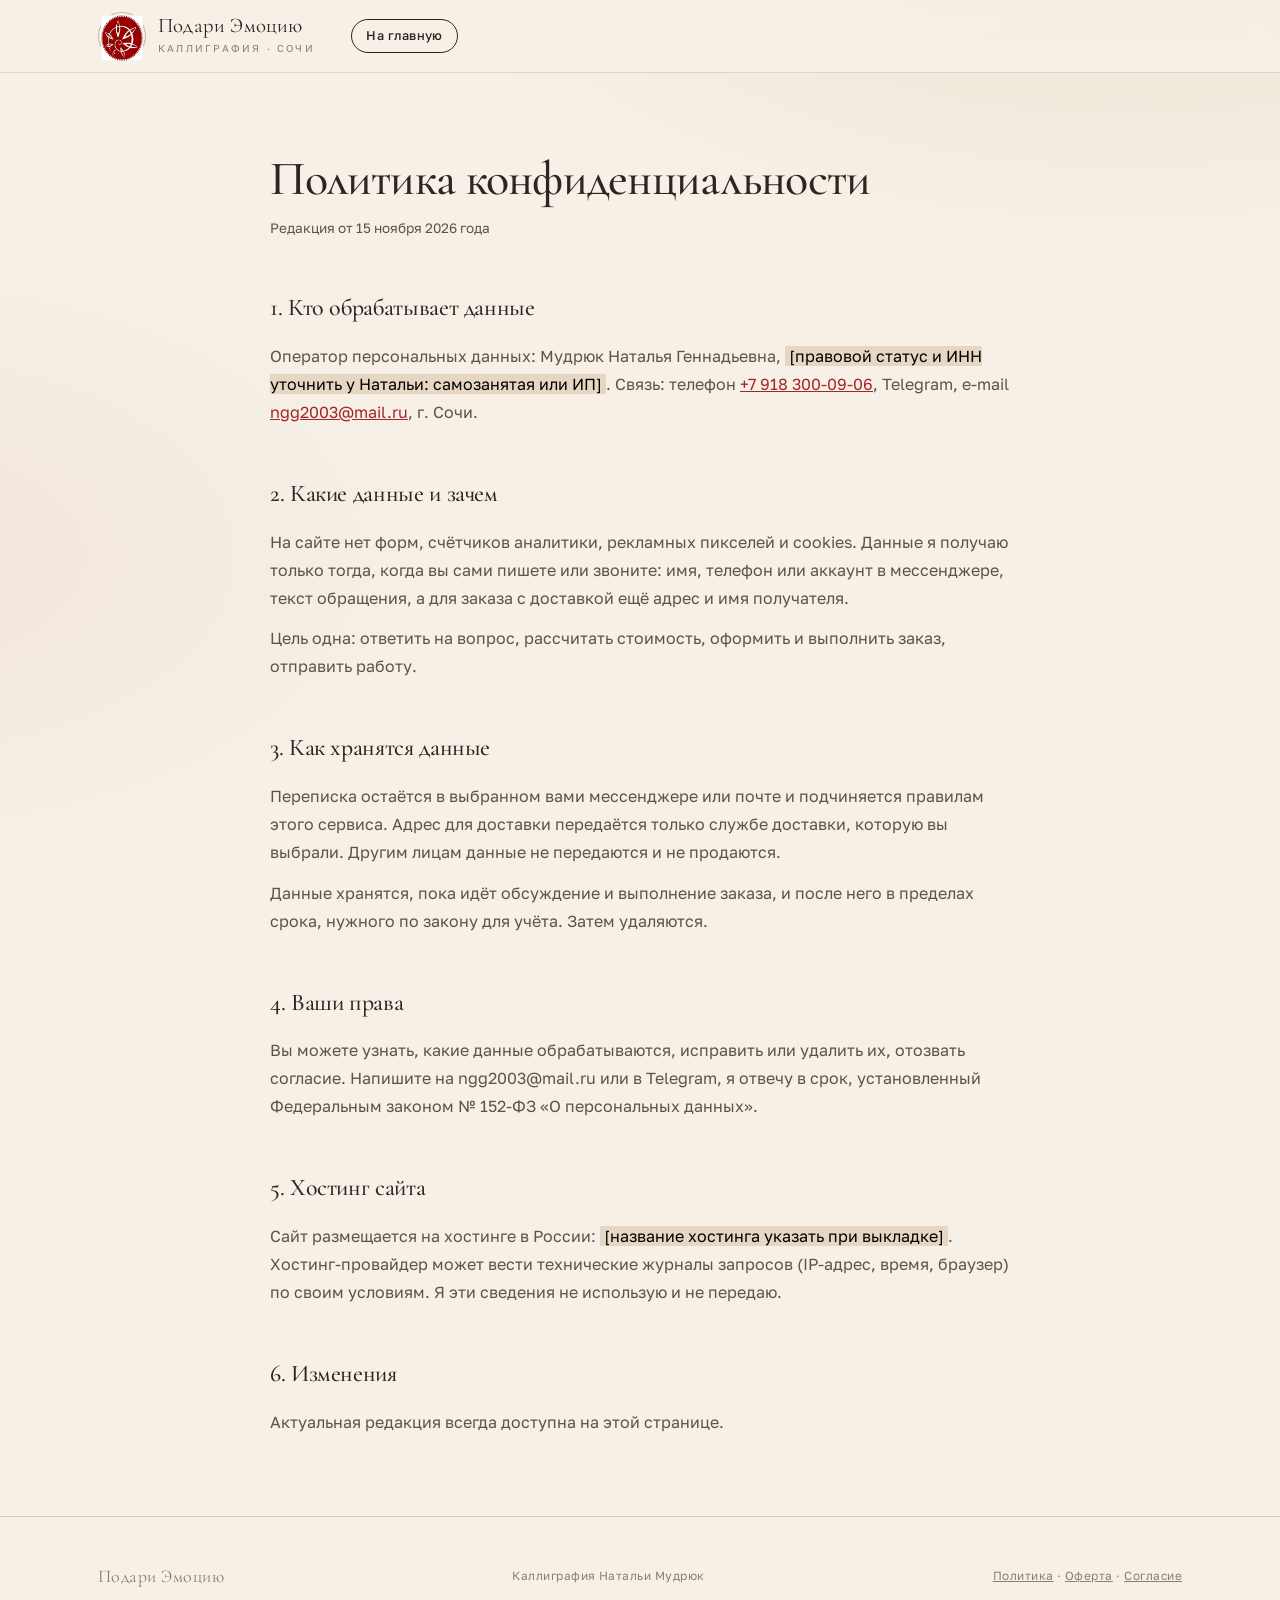
<file: preview-natalia-k7x2/privacy.html>
<!DOCTYPE html>
<html lang="ru">
<head>
<meta charset="utf-8">
<meta name="viewport" content="width=device-width, initial-scale=1">
<meta name="robots" content="noindex">
<title>Политика конфиденциальности — Подари Эмоцию</title>
<link rel="icon" href="img/p1.jpg" type="image/jpeg">
<link rel="stylesheet" href="fonts/fonts.css">
<link rel="stylesheet" href="style.css">
</head>
<body class="legal">
<header class="site-head"><div class="wrap site-head__inner">
<a class="brand" href="index.html"><span class="brand__mark"><img src="img/p1.jpg" alt="" width="46" height="46"></span><span class="brand__text"><span class="brand__name">Подари Эмоцию</span><span class="brand__sub">каллиграфия · Сочи</span></span></a>
<a class="btn btn--line site-head__cta" href="index.html">На главную</a>
</div></header>
<main class="wrap legal__body">
<h1>Политика конфиденциальности</h1>
<p class="legal__date">Редакция от 15 ноября 2026 года</p>

<h2>1. Кто обрабатывает данные</h2>
<p>Оператор персональных данных: Мудрюк Наталья Геннадьевна, <mark>[правовой статус и ИНН уточнить у Натальи: самозанятая или ИП]</mark>. Связь: телефон <a href="tel:+79183000906">+7 918 300-09-06</a>, Telegram, e-mail <a href="mailto:ngg2003@mail.ru">ngg2003@mail.ru</a>, г. Сочи.</p>
<h2>2. Какие данные и зачем</h2>
<p>На сайте нет форм, счётчиков аналитики, рекламных пикселей и cookies. Данные я получаю только тогда, когда вы сами пишете или звоните: имя, телефон или аккаунт в мессенджере, текст обращения, а для заказа с доставкой ещё адрес и имя получателя.</p>
<p>Цель одна: ответить на вопрос, рассчитать стоимость, оформить и выполнить заказ, отправить работу.</p>
<h2>3. Как хранятся данные</h2>
<p>Переписка остаётся в выбранном вами мессенджере или почте и подчиняется правилам этого сервиса. Адрес для доставки передаётся только службе доставки, которую вы выбрали. Другим лицам данные не передаются и не продаются.</p>
<p>Данные хранятся, пока идёт обсуждение и выполнение заказа, и после него в пределах срока, нужного по закону для учёта. Затем удаляются.</p>
<h2>4. Ваши права</h2>
<p>Вы можете узнать, какие данные обрабатываются, исправить или удалить их, отозвать согласие. Напишите на ngg2003@mail.ru или в Telegram, я отвечу в срок, установленный Федеральным законом № 152-ФЗ «О персональных данных».</p>
<h2>5. Хостинг сайта</h2>
<p>Сайт размещается на хостинге в России: <mark>[название хостинга указать при выкладке]</mark>. Хостинг-провайдер может вести технические журналы запросов (IP-адрес, время, браузер) по своим условиям. Я эти сведения не использую и не передаю.</p>
<h2>6. Изменения</h2>
<p>Актуальная редакция всегда доступна на этой странице.</p>

</main>
<footer class="site-foot"><div class="wrap site-foot__inner"><a class="foot-brand" href="index.html">Подари Эмоцию</a><p>Каллиграфия Натальи Мудрюк</p><p><a href="privacy.html">Политика</a> · <a href="offer.html">Оферта</a> · <a href="consent.html">Согласие</a></p></div></footer>
</body></html>
</file>
<file: assets/fonts/fonts.css>
/* Golos Text и Source Sans 3 — SIL Open Font License 1.1. Файлы лежат на сайте, обращений к Google нет. */
@font-face{font-family:'Golos Text';font-style:normal;font-weight:400 700;font-display:swap;src:url(golos-cyrillic.woff2) format('woff2');unicode-range:U+0301,U+0400-045F,U+0490-0491,U+04B0-04B1,U+2116}
@font-face{font-family:'Golos Text';font-style:normal;font-weight:400 700;font-display:swap;src:url(golos-latin.woff2) format('woff2');unicode-range:U+0000-00FF,U+0131,U+0152-0153,U+02BB-02BC,U+02C6,U+02DA,U+02DC,U+0304,U+0308,U+0329,U+2000-206F,U+20AC,U+2122,U+2191,U+2193,U+2212,U+2215,U+FEFF,U+FFFD}
@font-face{font-family:'Source Sans 3';font-style:normal;font-weight:400 700;font-display:swap;src:url(sourcesans3-cyrillic.woff2) format('woff2');unicode-range:U+0301,U+0400-045F,U+0490-0491,U+04B0-04B1,U+2116}
@font-face{font-family:'Source Sans 3';font-style:normal;font-weight:400 700;font-display:swap;src:url(sourcesans3-latin.woff2) format('woff2');unicode-range:U+0000-00FF,U+0131,U+0152-0153,U+02BB-02BC,U+02C6,U+02DA,U+02DC,U+0304,U+0308,U+0329,U+2000-206F,U+20AC,U+2122,U+2191,U+2193,U+2212,U+2215,U+FEFF,U+FFFD}
</file>
<file: premium.css>
:root,:root[data-theme="light"]{color-scheme:light;--bg:#fff;--surface:#fff;--surface-2:#e2f5f0;--text:#134e4a;--text-dim:#45516a;--accent1:#134e4a;--accent2:#134e4a;--accent2-text:#134e4a;--accent3:#ffedd5;--accent4:#ffedd5;--border:#d4deeb;--border-strong:#a8b8d0;--success:#134e4a;--success-text:#134e4a;--danger:#a3200f;--shadow:none;--radius:12px;--font-head:'Golos Text',sans-serif;--font-body:'Source Sans 3',sans-serif;--font-mono:'Source Sans 3',sans-serif}
:root[data-theme="dark"]{color-scheme:dark;--bg:#172748;--surface:#213458;--surface-2:#2b4268;--text:#f3f7ff;--text-dim:#cbd9ed;--accent1:#ffedd5;--accent2:#b9d5ff;--accent2-text:#b9d5ff;--accent3:#ffedd5;--accent4:#ffedd5;--border:#405575;--border-strong:#788ca9;--success:#b9d5ff;--success-text:#b9d5ff;--danger:#ffabab}
body{background:var(--bg);background-image:none;animation:none;font-size:18px;line-height:1.6}h1,h2,h3,h4{font-family:var(--font-head);letter-spacing:-.045em}h4{font-weight:600}.wrap{max-width:1280px;padding-inline:48px}section{padding:88px 0;scroll-margin-top:90px}.section-head{max-width:780px;text-align:left;margin:0 0 48px}.section-head h2{font-size:clamp(34px,4.3vw,56px);line-height:1.12}.section-head p{font-size:20px;max-width:620px}.eyebrow{font-family:var(--font-body);font-size:17px;letter-spacing:0;text-transform:none;color:var(--text-dim);justify-content:flex-start!important}.eyebrow::before,.trust-line::before{display:none}.reveal,.reveal.in{opacity:1;transform:none;transition:none}.glow{display:none}#progress{background:var(--accent3);height:3px}
header{background:var(--bg);backdrop-filter:none;border:0}.logo{font-size:24px;text-decoration:none;letter-spacing:-.05em}.logo span{color:var(--text);background:none;font-size:14px;font-weight:400;margin-left:6px}nav.wrap{height:94px}.nav-links{gap:22px}.nav-links a{font-size:16px}.nav-links a::after{background:var(--text);height:1px}.theme-toggle{border-radius:50%;background:transparent}.btn{border-radius:7px;font-size:17px;min-height:50px;padding:14px 24px;transition:background .15s,color .15s;will-change:auto}.btn-primary{background:#134e4a;color:#fff;box-shadow:none}.btn-primary:hover{background:#115e59;box-shadow:none;filter:none}.btn-ghost{background:transparent;border-color:var(--border-strong);color:var(--text)}.btn-ghost:hover{background:var(--surface-2);color:var(--text);border-color:var(--text)}:root[data-theme="dark"] .btn-primary{background:#ffedd5;color:#172748}.mobile-menu{inset:94px 0 0}.burger{border-radius:50%}.burger span::before,.burger span::after{left:0;right:0}
.hero{padding:64px 0 90px;overflow:visible}.hero-bg{display:none}.hero-inner{max-width:1280px;display:grid;grid-template-columns:1.2fr 1fr;gap:70px;align-items:center}.hero h1{font-size:clamp(42px,4.8vw,68px);font-weight:600;line-height:1.04;letter-spacing:-.055em}.hero h1 .line{overflow:visible}.hero h1 .line span{color:var(--text);-webkit-text-fill-color:var(--text);background:none;animation:none;opacity:1;transform:none}.hero .sub{font-size:21px;max-width:490px;line-height:1.5}.hero .eyebrow{margin-bottom:28px}.hero-review-offer{background:none;border:0;border-radius:0;padding:0;margin:24px 0;color:var(--text)}.hero-review-offer strong{font-size:19px}.hero-review-offer p{font-size:16px;margin-top:8px;color:var(--text-dim)}.hero-cta{gap:12px;margin-top:28px}.trust-line{font-size:15px;letter-spacing:0;color:var(--text-dim)}
.review-example{position:relative;background:var(--surface-2);color:var(--text);border:0;border-radius:160px 160px 12px 12px;padding:165px 35px 32px;box-shadow:none;transform:none;margin:0}.review-example::before{content:'';position:absolute;top:22px;left:20%;width:72%;height:145px;background:#ffedd5;clip-path:polygon(0 32%,100% 0,49% 100%,42% 54%);transform:rotate(-12deg)}.review-example::after{content:'';position:absolute;top:22px;left:20%;width:72%;height:145px;background:#9a3412;clip-path:polygon(42% 54%,100% 0,49% 100%);transform:rotate(-12deg)}.review-example-top{font-size:16px;letter-spacing:0;text-transform:none;color:var(--text-dim);border:0}.review-free{background:var(--surface);border-radius:50%;width:52px;height:52px;display:flex;align-items:center;justify-content:center;color:var(--text);font-size:18px}.review-example h2{font-size:32px;line-height:1.1;color:var(--text);margin-top:20px}.review-example-intro{font-size:17px;color:var(--text-dim)}.review-ideas{counter-reset:review;padding:0;list-style:none;margin-top:26px}.review-ideas li{display:block;padding:14px 0;border-top:1px solid var(--border-strong);border-bottom:0;background:none;border-radius:0;margin:0}.review-ideas li::before{display:none}.review-ideas h3{font-size:18px;letter-spacing:-.02em}.review-ideas p{font-size:16px;margin:6px 0 0;color:var(--text-dim)}.review-example-bottom{font-size:15px;letter-spacing:0;border:0;padding-top:20px;color:var(--text)}
#review{background:var(--surface-2)}.review-layout{grid-template-columns:1fr 1fr;gap:80px}.review-copy h2{font-size:clamp(34px,4vw,54px);line-height:1.1}.review-copy p{max-width:490px}.review-quiz{padding:34px;background:var(--surface);border:0;border-radius:12px;box-shadow:none}.quiz-progress{font-family:var(--font-body);font-size:16px;color:var(--text-dim)}.review-quiz legend{font-size:24px;letter-spacing:-.03em}.quiz-choice{background:transparent;border:1px solid var(--border);border-radius:6px;padding:13px 16px;font-size:17px}.quiz-choice:has(input:checked){border-color:var(--text);background:var(--surface-2)}input[type="radio"]{accent-color:var(--accent1)}.quiz-note{font-size:14px}.quiz-actions{gap:12px}.quiz-edit{color:var(--text);font-family:var(--font-body)}
.about-layout{grid-template-columns:.65fr 1.35fr;gap:68px;align-items:center}.about-portrait{border-radius:140px 140px 12px 12px;box-shadow:none;border:0;max-height:520px;object-fit:cover;object-position:top}.about-content .section-head{text-align:left;margin:0 0 32px}.trust-grid{grid-template-columns:1fr 1fr;gap:28px}.trust-item{background:none;border:0;padding:0;display:block}.trust-item .ico{display:none}.trust-item h4{font-size:18px;margin:0}.trust-item p{font-size:16px;margin:10px 0 0;color:var(--text-dim)}
#services{background:var(--surface-2)}.bento{grid-template-columns:repeat(2,minmax(0,1fr));gap:22px}.card,.card:hover{background:var(--surface);border:0;border-radius:12px;padding:32px;box-shadow:none;transform:none}.card h3{font-size:28px;line-height:1.2}.card p{font-size:18px;max-width:480px}.card-icon{background:none;color:var(--text);border:0;margin-bottom:24px;font-size:26px}.tag{background:var(--surface-2);color:var(--text);border:0;letter-spacing:0;font-family:var(--font-body);font-size:14px;border-radius:4px}
.cases{gap:64px}.case-card{background:transparent;border:0;border-radius:0;padding:0;box-shadow:none;gap:30px}.case-card h3{font-size:32px;max-width:700px}.case-card p{max-width:700px;font-size:18px}.case-status{background:var(--surface-2);color:var(--text);border:0;letter-spacing:0;font-size:14px;padding:6px 12px;border-radius:5px}.case-status--development{background:#ffedd5;color:#134e4a}.project-preview{background:var(--surface-2);border:0;border-radius:12px;padding:26px}.preview-label{font-family:var(--font-body);text-transform:none;letter-spacing:0;font-size:15px;color:var(--text-dim)}.screenshots-grid{gap:18px}.screenshot-link{border-radius:8px;border:0;background:var(--surface);box-shadow:none}.screenshot-link img{object-fit:contain}.screenshot-link span{font-size:15px;background:var(--surface);color:var(--text)}.preview-note{font-size:14px}.case-card--telegram{display:grid;grid-template-columns:1.5fr .6fr;gap:24px 64px;align-items:start;border-top:1px solid var(--border);padding-top:44px}.case-card--telegram>div{grid-column:1;grid-row:1}.case-card--telegram>.btn{grid-column:1;grid-row:2;justify-self:start}.telegram-preview{grid-column:2;grid-row:1 / 3;margin:0;width:100%;background:var(--surface-2);border:0;padding:22px;border-radius:18px}.telegram-screen{max-height:460px;border-radius:16px;border:0}.telegram-preview figcaption{color:var(--text-dim);font-size:14px}
#process{background:var(--surface-2)}.steps{max-width:none;grid-template-columns:repeat(5,minmax(0,1fr));gap:24px}.step{background:none;border:0;border-top:2px solid var(--text);border-radius:0;display:block;padding:20px 0}.step-num{background:none;color:var(--text);font-family:var(--font-head);font-size:34px;border:0;padding:0;display:block;width:auto;height:auto;margin-bottom:24px}.step h4{font-size:18px;line-height:1.3;margin:0 0 14px}.step p{font-size:16px;line-height:1.55;margin:0}.step-meta{font-family:var(--font-body);font-size:14px;color:var(--text-dim);display:block;margin-top:18px}
.pricing{grid-template-columns:repeat(2,minmax(0,1fr));gap:0 60px}.price-card{border:0;border-top:1px solid var(--border-strong);border-radius:0;padding:30px 0;box-shadow:none;background:none;display:flex;flex-direction:column}.price-card.featured{border:0;border-top:1px solid var(--border-strong);background:none;transform:none;box-shadow:none}.price-card h3{font-size:25px}.price-value{font:600 38px var(--font-head);letter-spacing:-.045em;color:var(--text);margin:20px 0 8px;background:none;-webkit-text-fill-color:var(--text)}.price-time{font-family:var(--font-body);font-size:15px}.price-list{margin:20px 0 28px;font-size:17px}.price-card .btn{margin-top:auto;width:fit-content}.price-note{font-size:15px;max-width:880px;margin-top:18px}
#offer{padding-top:0}.launch-offer{background:#ffedd5;color:#134e4a;border:0;box-shadow:none;border-radius:12px;padding:48px;grid-template-columns:1.4fr 1fr;gap:60px}.launch-offer h2{font-size:clamp(34px,4vw,54px);color:#134e4a;line-height:1.1}.launch-offer p,.launch-offer .eyebrow,.offer-caption,.offer-original{color:#134e4a}.offer-action{background:none;border:0;border-left:1px solid #134e4a55;border-radius:0;padding:0 0 0 40px}.offer-price{font-family:var(--font-head);font-size:60px;letter-spacing:-.05em;color:#134e4a;background:none;-webkit-text-fill-color:#134e4a}.offer-terms{font-size:15px}.offer-caption{font-size:14px}.launch-offer .btn-primary{background:#134e4a;color:white}
#contact{background:var(--surface-2)}.final{background:none;border:0;box-shadow:none;border-radius:0;padding:0;grid-template-columns:1fr 1fr;gap:56px}.form-grid{padding:32px;background:var(--surface);border-radius:12px;gap:18px}.form-grid label,.review-quiz label:not(.quiz-choice){font-family:var(--font-body);font-size:16px;color:var(--text)}input:not([type=radio]),textarea{background:var(--surface);color:var(--text);border:1px solid var(--border-strong);border-radius:5px;padding:13px 15px;font:17px/1.5 var(--font-body);width:100%}input::placeholder,textarea::placeholder{color:var(--text-dim);opacity:1}input:focus,textarea:focus{border-color:var(--text);box-shadow:none;outline:2px solid var(--text);outline-offset:2px}.success-panel{background:var(--surface);border:0;padding:32px;border-radius:12px}.success-panel .btn{margin:12px 8px 0 0}.alt-contact{grid-column:1 / -1;border:0;display:flex;flex-wrap:wrap;gap:20px;margin:0;padding-top:0}.alt-contact a{color:var(--text);font-size:18px}.field-err{color:var(--danger)}
.faq-item{border:0;border-bottom:1px solid var(--border-strong);border-radius:0;background:none;margin:0}.faq-q{font-family:var(--font-body);font-size:19px;color:var(--text);padding:24px 0;background:none}.faq-a{padding:0}.faq-a p{font-size:17px;color:var(--text-dim)}.faq-item.open .faq-a{padding-bottom:24px}.plus{color:var(--text)}footer{background:none;border-top:1px solid var(--border);padding:30px 0;font-size:15px}.floating-cta{background:#134e4a;color:white;border-radius:7px;box-shadow:none}.to-top{background:var(--surface);color:var(--text);border:1px solid var(--border-strong);box-shadow:none;border-radius:50%}a:focus-visible,button:focus-visible{outline:3px solid var(--text);outline-offset:5px}.btn span[aria-hidden]{display:none}
@media(max-width:1050px){.wrap{padding-inline:30px}.hero-inner{gap:35px}.hero h1{font-size:52px}.nav-links{gap:15px}.nav-actions>a.btn{display:none}.review-layout{gap:35px}.steps{grid-template-columns:repeat(3,minmax(0,1fr))}.about-layout{gap:35px}.launch-offer{gap:30px;padding:34px}.case-card--telegram{gap:24px 35px}}
@media(max-width:820px){.hero-inner{grid-template-columns:1fr}.hero h1{font-size:clamp(42px,7.5vw,68px)}.hero .sub{max-width:580px}.review-example{max-width:550px;margin:25px auto 0;width:100%;padding-top:155px}.review-layout,.about-layout,.final{grid-template-columns:1fr;gap:38px}.about-portrait{width:280px;max-height:370px}.bento{grid-template-columns:1fr 1fr}.launch-offer{grid-template-columns:1fr}.offer-action{border-left:0;border-top:1px solid #134e4a55;padding:25px 0 0}.case-card--telegram{grid-template-columns:1fr .7fr}.case-card--telegram h3{font-size:27px}.pricing{gap:0 35px}.nav-links{display:none}.nav-actions>.burger{display:flex}}
@media(max-width:600px){.wrap{padding-inline:22px}section{padding:58px 0}nav.wrap{height:80px}.logo{font-size:22px}.mobile-menu{inset:80px 0 0}.hero{padding:38px 0 56px}.hero h1{font-size:clamp(35px,8vw,48px)}.hero .eyebrow{font-size:15px;margin-bottom:22px}.hero .sub{font-size:19px}.hero-review-offer strong{font-size:18px}.hero-cta{align-items:stretch}.hero-cta .btn{width:100%;font-size:16px}.review-example{border-radius:120px 120px 12px 12px;padding:150px 25px 26px}.review-example h2{font-size:29px}.review-example::before,.review-example::after{height:125px;top:28px}.review-copy h2,.section-head h2{font-size:36px}.section-head{margin-bottom:30px}.section-head p{font-size:18px}.review-quiz,.form-grid{padding:24px 20px}.quiz-choice{font-size:16px}.quiz-actions{flex-wrap:wrap}.quiz-actions .btn{flex:1}.trust-grid,.bento,.steps,.pricing{grid-template-columns:1fr}.trust-grid{gap:24px}.about-portrait{width:230px}.card,.card:hover{padding:26px}.card h3{font-size:26px}.cases{gap:42px}.case-card h3{font-size:27px}.case-card p{font-size:17px}.project-preview{padding:16px}.screenshots-grid{grid-template-columns:1fr}.case-card--telegram{grid-template-columns:1fr;gap:24px}.case-card--telegram>div{grid-column:1;grid-row:1}.case-card--telegram>.btn{grid-column:1;grid-row:3;white-space:normal!important;width:100%}.telegram-preview{grid-column:1;grid-row:2;max-width:300px;justify-self:center}.steps{gap:14px}.step{display:flex;gap:24px;padding:22px 0}.step-num{width:36px;flex-shrink:0;margin:0}.step-meta{margin-top:10px}.price-card{padding:28px 0}.price-value{font-size:36px}.price-card .btn{width:100%}.launch-offer{padding:28px 24px}.launch-offer h2{font-size:36px}.offer-price{font-size:52px}.offer-action .btn{width:100%;font-size:16px}.alt-contact{gap:15px}.alt-contact>span:first-child{width:100%}.faq-q{font-size:18px}.footer-row{flex-direction:column;align-items:flex-start;gap:16px}.floating-cta{font-size:14px;bottom:18px;left:20px;right:auto;max-width:calc(100% - 90px)}.to-top{right:18px;bottom:18px}.submit-row{flex-wrap:wrap}.submit-row .btn{width:100%}}
.review-layout,.about-layout,.launch-offer,.final{display:grid}.review-copy p{font-size:19px}.review-quiz{min-width:0}.review-quiz fieldset{border:0;margin:0;padding:0;min-width:0}.review-quiz legend{margin-bottom:20px}.quiz-progress{margin-bottom:22px}.quiz-choice{display:flex;align-items:center;gap:12px;margin-bottom:9px;cursor:pointer}.quiz-choice input[type=radio]{appearance:auto;flex:0 0 18px;width:18px;height:18px;min-height:0;padding:0;margin:0;border:0;box-shadow:none}.review-quiz label:not(.quiz-choice){display:block;margin:16px 0 7px}.quiz-actions{display:flex;flex-wrap:wrap;margin-top:20px}.quiz-error:empty{display:none}.quiz-error{color:var(--danger)}.quiz-edit{background:none;border:0;text-decoration:underline;cursor:pointer;padding:12px 0}.review-example-top,.review-example-bottom{display:flex;align-items:center;justify-content:space-between;gap:12px}.review-example-top{margin-bottom:20px}.review-free{flex-shrink:0;padding:0}.review-example-bottom{border:0}.about-content{min-width:0}.about-portrait{display:block;width:100%;height:auto}.bento .card:last-child{grid-column:1 / -1}.card-icon,.card:nth-child(2) .card-icon,.card:nth-child(3) .card-icon{background:none;border:0;color:var(--text)}.cases{grid-template-columns:1fr}.case-card:first-child{grid-template-columns:1.5fr .6fr}.case-card:first-child>.btn{justify-self:end;white-space:normal!important}.project-screenshots{grid-column:1 / -1}.screenshots-grid{display:grid;grid-template-columns:1fr 1fr;align-items:start}.screenshot-link{display:block;overflow:hidden;text-decoration:none}.screenshot-link img{width:100%;height:auto;display:block}.screenshot-link span{display:block;padding:12px}.screenshot-link--report{grid-row:span 2}.preview-note{margin-top:12px}.telegram-preview{display:flex;flex-direction:column;align-items:center;gap:16px;min-width:0}.telegram-screen{display:block;width:min(100%,240px);overflow:hidden}.telegram-screen img{display:block;width:100%;height:auto}.final>.section-head{grid-column:1;grid-row:1}.final>.form-grid,.final>.success-panel{grid-column:2;grid-row:1}.alt-contact{grid-row:2;margin-top:20px}.max-contact{flex-basis:100%}.success-panel h3,.success-panel p,.success-panel .btn{animation:none;opacity:1}.success-check circle,.success-check path{animation:none;stroke-dashoffset:0}.trust-item:hover,.card:hover,.price-card:hover{transform:none;box-shadow:none}.to-top{left:auto;right:20px;bottom:85px}.price-list li{font-size:17px}.price-card.featured::before{display:none}.review-quiz input[type=text],.review-quiz textarea{font:17px/1.5 var(--font-body)}
@media(max-width:820px){.final>.form-grid,.final>.success-panel{grid-column:1;grid-row:2}.final .alt-contact{grid-row:3}.case-card:first-child{grid-template-columns:1fr}.case-card:first-child>.btn{justify-self:start}.project-screenshots{grid-column:1}}
@media(max-width:600px){.screenshots-grid{grid-template-columns:1fr}.screenshot-link--report{grid-row:auto}.to-top{left:auto;right:18px;bottom:18px}.bento .card:last-child{grid-column:auto}}
@media(prefers-reduced-motion:reduce){html{scroll-behavior:auto}*,*::before,*::after{animation:none!important;transition:none!important}}

/* AI service: semantic tokens; normal text >= 4.5:1. */
:root,:root[data-theme="light"]{--bg:#f0fdfa;--surface:#fff;--surface-2:#e2f5f0;--text:#134e4a;--text-dim:#475569;--accent1:#0f766e;--accent2:#0f766e;--accent2-text:#0f766e;--accent3:#9a3412;--accent4:#9a3412;--border:#bad7cf;--border-strong:#627c77;--success:#0f766e;--success-text:#0f766e;--danger:#9f1239;--focus:#9a3412;--button-bg:#0f766e;--button-text:#fff;--button-hover:#115e59;--offer-bg:#ffedd5;--offer-text:#134e4a;--font-head:'Golos Text',system-ui,sans-serif;--font-body:'Source Sans 3',system-ui,sans-serif}
:root[data-theme="dark"]{--bg:#102d2a;--surface:#193d38;--surface-2:#214b44;--text:#f0fdfa;--text-dim:#c9dfd9;--accent1:#99f6e4;--accent2:#99f6e4;--accent2-text:#99f6e4;--accent3:#fdba74;--accent4:#fdba74;--border:#5a8278;--border-strong:#8aad9f;--success:#99f6e4;--success-text:#99f6e4;--danger:#fda4af;--focus:#fdba74;--button-bg:#99f6e4;--button-text:#102d2a;--button-hover:#ccfbf1;--offer-bg:#214b44;--offer-text:#f0fdfa}
body{font-size:18px}body,button,input,textarea{font-family:var(--font-body)}h1,h2,h3,h4{font-family:var(--font-head)}header{position:relative;transform:none!important;border-bottom:1px solid var(--border)}nav.wrap{height:88px}a,button,summary,[type=radio]{cursor:pointer}p{line-height:1.6}a:not(.btn):not(.logo):hover{text-decoration:underline;text-underline-offset:4px}
.btn-primary,:root[data-theme="dark"] .btn-primary,.launch-offer .btn-primary{background:var(--button-bg);color:var(--button-text)}.btn-primary:hover,.launch-offer .btn-primary:hover{background:var(--button-hover);color:var(--button-text)}.btn-ghost:hover{background:var(--surface-2)}.hero{padding:72px 0 88px}.hero-inner{grid-template-columns:1.15fr 1fr;gap:64px}.hero h1{font-size:clamp(38px,4.4vw,62px);line-height:1.12;letter-spacing:-.045em}.hero .sub{max-width:56ch;font-size:21px}.hero .eyebrow{font-size:16px;color:var(--text-dim)}.hero-review-offer{border-left:3px solid var(--accent1);padding:0 0 0 18px}.hero-review-offer p{max-width:50ch}
.ai-preview{background:var(--surface);border:1px solid var(--border-strong);border-radius:20px;padding:30px;min-width:0;box-shadow:0 12px 32px #134e4a0d}.ai-preview-header{display:flex;gap:14px;align-items:center;padding-bottom:24px;border-bottom:1px solid var(--border)}.ai-preview-header h2{margin:0;font-size:21px;line-height:1.3;letter-spacing:-.025em}.ai-preview-header p{margin:4px 0 0;font-size:16px;color:var(--text-dim)}.ai-mark{display:grid;place-items:center;width:46px;height:46px;flex:none;background:var(--surface-2);border-radius:12px;color:var(--accent1)}.ai-mark svg,.ai-handoff svg{width:24px;height:24px;flex:none}.ai-conversation{padding:28px 0}.ai-question{background:var(--surface-2);padding:16px 20px;border-radius:14px 14px 3px 14px;margin:0 0 24px 30px;font-size:18px;max-width:34ch}.ai-answer strong{font-size:16px;color:var(--accent1)}.ai-answer p{font-size:20px;line-height:1.5;margin:10px 0 18px}.ai-source{display:block;font-size:16px;color:var(--text-dim)}.ai-handoff{display:flex;gap:12px;align-items:start;border-top:1px solid var(--border);padding-top:20px;color:var(--text-dim)}.ai-handoff p{margin:0;font-size:16px}.ai-handoff svg{color:var(--accent1)}
.launch-offer{background:var(--offer-bg);color:var(--offer-text)}.launch-offer h2,.launch-offer p,.launch-offer .eyebrow{color:var(--offer-text)}.offer-action{border-color:var(--border-strong)}.case-status--development{background:var(--offer-bg);color:var(--offer-text)}.price-card.featured{border-top:3px solid var(--accent1)}.price-card.featured h3{color:var(--accent1)}.bento{grid-template-columns:repeat(3,minmax(0,1fr))}.bento .card:last-child{grid-column:auto}.card h3{font-size:25px}.card p{font-size:18px}.card .tag{font-size:16px}.stats,.card-icon,.trust-item .ico,.floating-cta,.to-top{display:none!important}.quiz-choice{border-color:var(--border-strong);min-height:48px}.quiz-choice:hover{background:var(--surface-2)}.theme-toggle,.burger{min-width:44px;min-height:44px}.mobile-menu{position:absolute;inset:88px 0 auto;max-height:calc(100dvh - 88px);overflow-y:auto;background:var(--surface);border-bottom:1px solid var(--border-strong);z-index:50}.mobile-menu a{display:block;min-height:44px}.mobile-menu ul{gap:12px}
[hidden]{display:none!important}.faq-a{max-height:none!important;overflow:visible}.quiz-note,.price-time,.price-note,.preview-note,.form-grid>p{font-size:16px!important;color:var(--text-dim)}.skip-link{position:absolute;top:12px;left:16px;z-index:100;padding:12px 18px;background:var(--surface);color:var(--text);border:1px solid var(--border-strong);transform:translateY(-180%)}.skip-link:focus{transform:none}:where(a,button,input,textarea,select,summary,[tabindex]):focus-visible{outline:3px solid var(--focus)!important;outline-offset:4px!important;box-shadow:0 0 0 2px var(--surface)!important}input:focus,textarea:focus{border-color:var(--focus);outline:3px solid var(--focus);outline-offset:3px}.quiz-choice:has(input:focus-visible){outline:3px solid var(--focus);outline-offset:3px}#top:focus{outline:none}input.err,textarea.err{border:2px solid var(--danger)}.field-err,.quiz-error{color:var(--danger)}main section{scroll-margin-top:24px}.hero-cta .btn{white-space:normal}footer a{overflow-wrap:anywhere}#progress{display:none}
@media(max-width:1050px){.hero-inner{gap:32px}.hero h1{font-size:48px}.bento{grid-template-columns:1fr}.hero .sub{font-size:20px}.ai-preview{padding:24px}}
@media(max-width:820px){.hero-inner{grid-template-columns:1fr}.hero h1{font-size:clamp(38px,6.5vw,56px)}.hero{padding:48px 0 64px}.ai-preview{width:100%;max-width:600px}.nav-links{display:none}.nav-actions>.burger{display:flex}.nav-actions>a.btn{display:none}.hero-copy{min-width:0}.ai-question{max-width:none}.mobile-menu{inset:88px 0 auto}}
@media(max-width:600px){nav.wrap{height:80px}.mobile-menu{inset:80px 0 auto}.hero h1{font-size:clamp(34px,8.5vw,46px)}.hero .sub{font-size:19px}.hero .eyebrow{font-size:16px}.ai-preview{padding:22px 18px;border-radius:14px}.ai-preview-header h2{font-size:19px}.ai-preview-header{gap:10px}.ai-question{font-size:17px;margin-left:18px}.ai-answer p{font-size:19px}.offer-action{border-top:1px solid var(--border-strong)}.hero-cta{flex-direction:column}.section-head p{font-size:19px}.btn{font-size:17px}.final,.review-layout,.about-layout{min-width:0}.logo{font-size:21px}.logo span{display:none}.wrap{padding-inline:20px}}
@media(forced-colors:active){:where(a,button,input,textarea,select,summary,[tabindex]):focus-visible{outline-color:Highlight!important;box-shadow:none!important}.quiz-choice:has(input:checked){border:2px solid Highlight}}
@media(prefers-reduced-motion:reduce){*,*::before,*::after{animation:none!important;transition:none!important}html{scroll-behavior:auto}}

.hero-facts{list-style:none;margin:22px 0 0;padding:0;display:flex;flex-wrap:wrap;gap:8px 18px;font-size:16px;color:var(--text-dim)}.hero-facts li::before{content:"✓";color:var(--accent,currentColor);font-weight:700;margin-right:8px}
.btn:focus-visible{outline:3px solid var(--text);outline-offset:4px}
@media(prefers-reduced-motion:no-preference){.btn{transition:background .15s,color .15s,border-color .15s,transform .18s ease,box-shadow .18s ease}.btn:hover{transform:translateY(-2px);box-shadow:0 8px 18px rgba(19,78,74,.18)}.btn:active{transform:translateY(0) scale(.98);box-shadow:none}}
.hero-services{background:var(--surface);border:1px solid var(--border-strong);border-radius:20px;padding:26px;min-width:0}.hero-services h2{margin:0 0 14px;font-size:22px}.hero-services ul{list-style:none;margin:0;padding:0;display:grid;gap:10px}.hero-services li a{display:grid;grid-template-columns:1fr auto;gap:2px 14px;padding:14px 16px;border:1px solid var(--border);border-radius:12px;background:var(--surface);color:var(--text);text-decoration:none}.hero-services li a{grid-template-areas:"name price" "desc time";align-items:baseline}.hs-name{grid-area:name;font-weight:700;font-size:17px}.hs-price{grid-area:price;font-weight:700;font-size:17px;text-align:right;white-space:nowrap}.hs-desc{grid-area:desc;font-size:15px;color:var(--text-dim)}.hs-time{grid-area:time;font-size:15px;color:var(--text-dim);text-align:right}.hero-services li a:hover{border-color:var(--text);background:var(--surface-2)}.hero-services li a:focus-visible,.hs-all:focus-visible{outline:3px solid var(--text);outline-offset:3px}.hs-all{display:inline-block;margin-top:14px;font-weight:600;color:var(--text)}
@media(max-width:600px){.hero-services{padding:20px 16px}.hero-services li a{grid-template-columns:1fr;grid-template-areas:"name" "desc" "price" "time"}.hs-price,.hs-time{text-align:left}}
@media(prefers-reduced-motion:no-preference){.hero-services li a{transition:transform .18s ease,border-color .15s,background .15s,box-shadow .18s}.hero-services li a:hover{transform:translateY(-2px);box-shadow:0 8px 18px rgba(19,78,74,.14)}}
.mobile-menu .btn-primary{color:var(--button-text)}
.cta-write{margin-top:40px;padding:24px 28px;border:1px solid var(--border-strong);border-radius:14px;background:var(--surface);display:flex;flex-wrap:wrap;gap:16px 28px;align-items:center;justify-content:space-between}.cta-write strong{font-size:20px}.cta-write p{margin:4px 0 0;color:var(--text-dim);font-size:16px}.cta-actions{display:flex;flex-direction:column;gap:10px;align-items:flex-start}.cta-alt{font-size:15px;color:var(--text-dim)}.cta-alt a,.cta-inline a{color:var(--text);font-weight:600}.cta-inline{margin:20px 0 0;font-size:17px}
@media(max-width:600px){.cta-write{padding:20px 18px}.cta-actions,.cta-actions .btn{width:100%}}

/* градиентный вариант (макет) */
:root,:root[data-theme="light"]{--g1:#c9b3f0;--g2:#eab6d9;--g3:#a6dfe0;--button-bg:#7c3aed;--button-hover:#6d28d9;--accent1:#7c3aed;--focus:#7c3aed;--surface-2:#f4ecfb}
body{background:linear-gradient(135deg,#efe6fb 0%,#fbe8f3 50%,#e3f6f6 100%) fixed}
header{background:transparent}
.hero{background:linear-gradient(135deg,var(--g1) 0%,var(--g2) 50%,var(--g3) 100%);border-radius:0 0 40px 40px}
.btn-primary,.launch-offer .btn-primary{background:linear-gradient(135deg,#8b5cf6,#d946ef 55%,#14b8a6);color:#fff}
.btn-primary:hover,.launch-offer .btn-primary:hover{filter:brightness(1.08);background:linear-gradient(135deg,#8b5cf6,#d946ef 55%,#14b8a6)}
#services,#process,#contact,#review{background:transparent}
.card,.price-card{background:#ffffffb3!important;border-radius:16px!important}
.launch-offer{background:linear-gradient(135deg,var(--g1),var(--g2),var(--g3))}
</file>
<file: assets/fonts/typo-fonts.css>
/* Unbounded (заголовки) и Onest (текст) — SIL Open Font License 1.1, Google Fonts. Файлы лежат на сайте, обращений к Google при открытии страницы нет. */
@font-face{font-family:'Onest';font-style:normal;font-weight:400 700;font-display:swap;src:url(onest-cyrillic.woff2) format('woff2');unicode-range:U+0301, U+0400-045F, U+0490-0491, U+04B0-04B1, U+2116}
@font-face{font-family:'Onest';font-style:normal;font-weight:400 700;font-display:swap;src:url(onest-latin.woff2) format('woff2');unicode-range:U+0000-00FF, U+0131, U+0152-0153, U+02BB-02BC, U+02C6, U+02DA, U+02DC, U+0304, U+0308, U+0329, U+2000-206F, U+20AC, U+2122, U+2191, U+2193, U+2212, U+2215, U+FEFF, U+FFFD}
@font-face{font-family:'Unbounded';font-style:normal;font-weight:400 700;font-display:swap;src:url(unbounded-cyrillic.woff2) format('woff2');unicode-range:U+0301, U+0400-045F, U+0490-0491, U+04B0-04B1, U+2116}
@font-face{font-family:'Unbounded';font-style:normal;font-weight:400 700;font-display:swap;src:url(unbounded-latin.woff2) format('woff2');unicode-range:U+0000-00FF, U+0131, U+0152-0153, U+02BB-02BC, U+02C6, U+02DA, U+02DC, U+0304, U+0308, U+0329, U+2000-206F, U+20AC, U+2122, U+2191, U+2193, U+2212, U+2215, U+FEFF, U+FFFD}
</file>
<file: typo.css>
/* Типографика: Unbounded (заголовки) + Onest (текст и кнопки). Подключается после premium.css. */
:root,:root[data-theme="light"],:root[data-theme="dark"]{
  --font-head:'Unbounded','Onest',sans-serif;
  --font-body:'Onest',sans-serif;
  --font-mono:'Onest',sans-serif;
}
html body{font-family:var(--font-body);font-size:18px;line-height:1.65;font-feature-settings:"kern","liga"}
html body p,html body li{font-family:var(--font-body)}

/* заголовки: Unbounded широкий, поэтому размер меньше, трекинг мягче */
html body h1,html body h2,html body h3,html body h4{font-family:var(--font-head);font-weight:500;letter-spacing:-.015em;line-height:1.16;text-wrap:balance}
html body .hero h1{font-size:clamp(26px,3.1vw,40px);font-weight:600;line-height:1.12;letter-spacing:-.02em}
html body .section-head h2,html body .review-copy h2,html body section h2{font-size:clamp(25px,3.2vw,40px);line-height:1.15}
html body .card h3,html body .case h3,html body section h3{font-size:clamp(19px,1.9vw,23px);line-height:1.25;font-weight:500}
html body h4,html body .step h4,html body .trust-item h4{font-size:16px;font-weight:500;letter-spacing:-.005em;line-height:1.3}
html body .logo{font-family:var(--font-head);font-weight:600;letter-spacing:-.02em}
html body .price-value,html body .stat-value{font-family:var(--font-head);font-weight:500;letter-spacing:-.02em}
html body .faq-q{font-family:var(--font-body);font-weight:500;font-size:17px}

/* основной текст */
html body .hero .sub,html body .section-head p{font-size:19px;line-height:1.6}
html body .eyebrow,html body .trust-line,html body label,html body .quiz-progress,html body .step-meta,html body .price-time,html body .tag,html body .case-status{font-family:var(--font-body);font-weight:500}
html body label{text-transform:none;letter-spacing:0;font-size:15px}
html body input,html body textarea,html body select{font-family:var(--font-body)}

/* кнопки */
html body .btn,html body button,html body .btn-primary,html body .btn-ghost{font-family:var(--font-body);font-weight:600;letter-spacing:.005em}

html body .launch-offer h2{font-size:clamp(24px,2.9vw,36px);line-height:1.18}
@media(max-width:820px){
  html body .launch-offer h2{font-size:clamp(23px,5vw,30px)}
  html body .hero h1{font-size:clamp(26px,5.4vw,38px)}
  html body .section-head h2,html body .review-copy h2,html body section h2{font-size:clamp(23px,5.4vw,32px)}
}
@media(max-width:600px){
  html body{font-size:17px}
  html body .hero h1{font-size:clamp(23px,6.1vw,30px)}
  html body .section-head h2,html body .review-copy h2,html body section h2{font-size:clamp(22px,6.2vw,28px)}
  html body .card h3,html body section h3{font-size:19px}
}
</file>
<file: palette.css>
/* Палитра: чернильный синий (фирменный) + терракота (акцент) на тёплом молочном фоне.
   Все цвета сайта собраны здесь. Подключается последним, после premium.css и typo.css. */
:root,:root[data-theme="light"]{
  --bg:var(--paper);--surface:var(--card);--surface-2:var(--paper-2);
  --text:var(--ink);--text-dim:var(--ink-dim);
  --accent1:var(--brand);--accent2:var(--brand);--accent2-text:var(--brand);
  --accent3:var(--accent);--accent4:var(--accent);
  --border:var(--line);--border-strong:var(--line-strong);
  --focus:var(--accent);
  --button-bg:var(--accent);--button-hover:var(--accent-hover);
  --offer-bg:var(--accent-soft);--offer-text:var(--brand);
  --brand:#1B2A41;        /* фирменный: чернильный синий — заголовки, лого, рамки */
  --brand-hover:#2A3E5C;
  --accent:#C2410C;       /* острый акцент: кнопки, важные элементы */
  --accent-hover:#9A3412;
  --accent-soft:#FBE6D8;  /* мягкая подложка акцента (плашка «в разработке», оффер) */
  --paper:#FBF7F1;        /* фон страницы: тёплое молоко */
  --paper-2:#F3EBE0;      /* фон чередующихся секций */
  --card:#FFFFFF;
  --ink:#1B2A41;
  --ink-dim:#4B5668;
  --line:#DDD3C4;
  --line-strong:#8A8478;

  --success:#1F6B4A;--success-text:#1F6B4A;--danger:#A3200F;--focus:var(--accent);
  --button-text:#fff;
  --shadow:none;
}
:root[data-theme="dark"]{
  --bg:var(--paper);--surface:var(--card);--surface-2:var(--paper-2);
  --text:var(--ink);--text-dim:var(--ink-dim);
  --accent1:var(--brand);--accent2:var(--brand);--accent2-text:var(--brand);
  --accent3:var(--accent);--accent4:var(--accent);
  --border:var(--line);--border-strong:var(--line-strong);
  --focus:var(--accent);
  --button-bg:var(--accent);--button-hover:var(--accent-hover);
  --offer-bg:var(--accent-soft);--offer-text:var(--brand);
  --brand:#E8DCCB;--brand-hover:#FFF3E2;
  --accent:#FF9A62;--accent-hover:#FFB88F;--accent-soft:#2C3A55;
  --paper:#111A2B;--paper-2:#18243A;--card:#1D2B45;
  --ink:#F6F1E9;--ink-dim:#C9D1DE;--line:#3A4B69;--line-strong:#8795B0;

  --success:#7EDDB0;--success-text:#7EDDB0;--danger:#FFABAB;
  --button-text:#111A2B;
  --offer-text:var(--ink);
}

/* фон без градиентов и бликов */
html body{background:var(--bg)}
.hero-bg,.glow,.blob1,.blob2,.blob3,.blob4{display:none!important}
#progress{background:var(--accent)!important}

/* кнопки: акцент заполнен, вторичная — контур фирменного цвета */
html body .btn-primary,html body .launch-offer .btn-primary,html body .floating-cta{background:var(--button-bg);color:var(--button-text);box-shadow:none}
html body .btn-primary:hover,html body .launch-offer .btn-primary:hover{background:var(--button-hover);color:var(--button-text)}
html body .btn:not(.btn-primary){color:var(--brand);border-color:var(--brand);background:transparent}
html body .btn:not(.btn-primary):hover{background:var(--brand);color:var(--paper)}
html body .btn:hover{box-shadow:0 8px 18px rgba(27,42,65,.16)}
html body .btn:focus-visible,html body a:focus-visible,html body button:focus-visible,html body input:focus-visible,html body textarea:focus-visible{outline:3px solid var(--accent);outline-offset:2px}

/* заголовки и лого — фирменный цвет */
html body h1,html body h2,html body h3,html body h4,html body .logo,html body .logo span,html body .price-value,html body .stat-value{color:var(--brand);background:none;-webkit-text-fill-color:currentColor}
html body .hero h1{background:none;-webkit-text-fill-color:currentColor;color:var(--brand)}

/* ссылки, иконки, акценты */
html body a{color:var(--brand)}
html body a:hover{color:var(--accent)}
html body .btn,html body .btn:hover{text-decoration:none}
html body .card-icon,html body .card:nth-child(n) .card-icon{background:none;color:var(--accent)}
html body .step-num,html body .tag,html body .price-time{color:var(--brand);border-color:var(--line-strong)}
html body .step{border-top-color:var(--brand)}
html body .hero .sub,html body .hero-services li{color:var(--text-dim)}
html body .hero-review-offer{border-left-color:var(--accent)}
html body .case-status--development{background:var(--accent-soft);color:var(--brand)}
html body .launch-offer{background:var(--offer-bg);color:var(--offer-text)}
html body .launch-offer h2,html body .launch-offer p,html body .launch-offer .eyebrow,html body .offer-caption,html body .offer-original,html body .offer-price{color:var(--offer-text);-webkit-text-fill-color:currentColor}
html body .offer-action{border-color:var(--line-strong)}
html body .review-example::before{background:var(--accent-soft)}
html body .review-example::after{background:var(--accent)}
html body .quiz-choice:has(input:checked){border-color:var(--brand);background:var(--paper-2)}
html body input[type="radio"],html body input[type="checkbox"]{accent-color:var(--accent)}
html body .faq-q{color:var(--brand)}
</file>
<file: motion.css>
/* motion.css — оживление композиции. Подключается после palette.css.
   Анимации включены только если JS поставил html.mo (без JS всё видно сразу)
   и пользователь не отключил движение в системе. */

/* ---------- 1. Появление при скролле, по очереди ---------- */
@media (prefers-reduced-motion:no-preference){
  html.mo body .reveal{opacity:0;transform:translateY(28px);transition:opacity .7s cubic-bezier(.2,.7,.2,1),transform .7s cubic-bezier(.2,.7,.2,1)}
  html.mo body .reveal.in{opacity:1;transform:none}

  /* контейнеры-сетки видны сразу, а дети выходят по очереди */
  html.mo body .trust-grid.reveal,
  html.mo body .stats.reveal,
  html.mo body .steps.reveal,
  html.mo body .pricing.reveal{opacity:1;transform:none}
  html.mo body :is(.trust-grid,.stats,.steps,.pricing).reveal > *{
    opacity:0;transform:translateY(30px);
    transition:opacity .65s cubic-bezier(.2,.7,.2,1),transform .65s cubic-bezier(.2,.7,.2,1);
  }
  html.mo body :is(.trust-grid,.stats,.steps,.pricing).reveal.in > *{opacity:1;transform:none}
  html.mo body :is(.trust-grid,.stats,.steps,.pricing).reveal > :nth-child(2){transition-delay:.1s}
  html.mo body :is(.trust-grid,.stats,.steps,.pricing).reveal > :nth-child(3){transition-delay:.2s}
  html.mo body :is(.trust-grid,.stats,.steps,.pricing).reveal > :nth-child(4){transition-delay:.3s}
  html.mo body :is(.trust-grid,.stats,.steps,.pricing).reveal > :nth-child(5){transition-delay:.4s}

  /* карточки услуг и кейсов: тоже каскадом */
  html.mo body .bento > .reveal:nth-child(2),
  html.mo body .cases > .reveal:nth-child(2){transition-delay:.12s}
  html.mo body .bento > .reveal:nth-child(3),
  html.mo body .cases > .reveal:nth-child(3){transition-delay:.24s}
  html.mo body .cases > .reveal:nth-child(4){transition-delay:.36s}

  /* «Обо мне»: портрет и текст появляются с разных сторон */
  html.mo body .about-portrait.reveal{transform:translateX(-36px) rotate(-2deg)}
  html.mo body .about-content.reveal{transform:translateX(30px);transition-delay:.15s}
  html.mo body .about-portrait.reveal.in{transform:rotate(-2deg)}
  html.mo body .about-content.reveal.in{transform:none}
}

/* ---------- 2. Hover: карточки и кнопки ---------- */
html body :is(.card,.case-card,.price-card,.trust-item,.step,.stat){
  transition:transform .35s cubic-bezier(.2,.7,.2,1),box-shadow .35s,border-color .35s,background-color .35s;
}
@media (hover:hover){
  html body .card:hover{
    transform:translateY(-8px);
    border-color:var(--accent);
    box-shadow:0 22px 44px -18px rgba(27,42,65,.38),0 0 0 1px var(--accent);
  }
  html body :is(.price-card,.trust-item,.step):hover{transform:translateY(-8px);border-top-color:var(--accent)}
  html body .price-card.featured:hover{transform:translateY(-10px) scale(1.02)}
  html body .step:hover .step-num,html body .step:hover > :first-child{color:var(--accent)}

  html body .btn{transition:transform .25s cubic-bezier(.2,.7,.2,1),box-shadow .25s,background-color .25s,color .25s,border-color .25s}
  html body .btn:hover{transform:translateY(-3px);box-shadow:0 14px 26px -10px rgba(194,65,12,.55)}
  html body .btn:active{transform:translateY(0) scale(.98);box-shadow:none}
  html body .btn-secondary:hover,html body .btn.secondary:hover,html body .btn-outline:hover{
    background:var(--brand);color:#fff;border-color:var(--brand);box-shadow:0 14px 26px -10px rgba(27,42,65,.5)}
  html body .faq-q:hover{color:var(--accent)}
  html body .nav-links a{transition:color .2s}
}
html body :is(.btn,.faq-q,a):focus-visible{outline:3px solid var(--accent);outline-offset:3px}

/* кейсы без собственных полей: рамка рисуется чуть шире карточки (отступ 20 px от текста) */
html body .case-card{position:relative}
html body .case-card::after{content:"";position:absolute;inset:-20px;border:1.5px solid var(--accent);border-radius:22px;
  opacity:0;pointer-events:none;transition:opacity .3s,transform .35s cubic-bezier(.2,.7,.2,1),box-shadow .35s;transform:scale(.985)}
@media (hover:hover){
  html body .case-card:hover{transform:translateY(-4px);border-color:transparent;box-shadow:none}
  html body .case-card:hover::after{opacity:1;transform:none;box-shadow:0 22px 44px -22px rgba(27,42,65,.35)}
}

/* ---------- 3. Менее «по линейке» (только широкий экран) ---------- */
@media (min-width:1051px){
  /* Услуги: средняя карточка опущена — ступенька */
  html body .bento{align-items:start}
  html body .bento > .card:nth-child(even){margin-top:34px}
  /* Тарифы: чётные карточки сдвинуты вниз */
  html body .pricing > .price-card:nth-child(even){margin-top:28px}
  /* Этапы работы: лесенка */
  html body .steps > .step:nth-child(even){margin-top:22px}
}
@media (min-width:821px){
  /* Портрет в «Обо мне»: лёгкий наклон и наезд на текст */
  html body .about-portrait{transform:rotate(-2deg);margin-right:-34px;position:relative;z-index:2;
    box-shadow:14px 14px 0 var(--accent-soft)}
  html body .about-content{position:relative;z-index:1}
}
@media (max-width:820px){
  html body .about-portrait{transform:none;margin:0 auto;box-shadow:10px 10px 0 var(--accent-soft)}
  html.mo body .about-portrait.reveal,html.mo body .about-portrait.reveal.in{transform:none}
}
@media (max-width:820px){
  html.mo body .about-content.reveal{transform:translateY(28px)}
  html.mo body .about-content.reveal.in{transform:none}
}
</file>
<file: hero.css>
/* hero.css — первый экран: лицо + живой экран бота справа, услуги — полосой ниже. */
html body .h1-accent{color:var(--accent)}
html body .hero-inner{grid-template-columns:1.15fr 1fr;grid-template-areas:"copy visual" "services services";row-gap:56px;align-items:center}
html body .hero-copy{grid-area:copy}
html body .hero-visual{grid-area:visual;margin:0;position:relative;justify-self:center;width:100%;max-width:380px;padding-bottom:34px}
html body .hero-services{grid-area:services}

/* телефон */
html body .phone{background:var(--card);border:8px solid var(--brand);border-radius:38px;box-shadow:0 30px 60px -28px rgba(27,42,65,.55);overflow:hidden;transform:rotate(2.5deg)}
html body .phone-top{display:flex;align-items:center;gap:10px;padding:14px 16px;background:var(--brand);color:#fff;font-size:15px}
html body .phone-top b{font-weight:600}
html body .phone-top i{margin-left:auto;font-style:normal;font-size:12px;opacity:.75}
html body .phone-ava{width:30px;height:30px;border-radius:50%;background:var(--accent);display:grid;place-items:center;font-weight:700;font-size:14px}
html body .phone-chat{background:var(--paper-2);padding:16px 14px 20px;display:grid;gap:9px}
html body .msg{max-width:82%;padding:9px 13px;border-radius:16px;font-size:14px;line-height:1.35}
html body .msg-out{justify-self:end;background:var(--brand);color:#fff;border-bottom-right-radius:4px}
html body .msg-in{background:var(--card);color:var(--ink);border-bottom-left-radius:4px;margin-bottom:4px}
html body .opt{display:flex;justify-content:space-between;align-items:baseline;gap:10px;padding:11px 13px;background:var(--card);border:1px solid var(--line);border-radius:12px;font-size:13.5px;color:var(--ink)}
html body .opt b{font-weight:600;white-space:nowrap;color:var(--ink-dim);font-size:12.5px}
html body .opt-active{background:var(--accent);border-color:var(--accent);color:#fff;justify-content:center;font-weight:600;margin-top:4px}
html body .opt-active b{color:#fff;font-size:15px}

/* плашка с фото, наезжает на телефон */
html body .me{position:absolute;left:-46px;bottom:0;display:flex;align-items:center;gap:12px;padding:8px 18px 8px 8px;background:var(--card);border:1px solid var(--line);border-radius:999px;box-shadow:0 18px 34px -16px rgba(27,42,65,.45)}
html body .me img{width:64px;height:64px;border-radius:50%;object-fit:cover;object-position:50% 20%;display:block}
html body .me span{display:grid;font-size:13px;color:var(--ink-dim);line-height:1.3}
html body .me b{font-size:15px;color:var(--ink);font-weight:600}

/* услуги — горизонтальной полосой */
html body .hero-services{display:grid;grid-template-columns:auto 1fr;gap:8px 28px;align-items:start;padding:22px 26px}
html body .hero-services h2{grid-column:1;margin:0;font-size:20px}
html body .hero-services ul{grid-column:1 / -1;grid-template-columns:repeat(4,minmax(0,1fr))}
html body .hero-services .hs-all{grid-column:2;grid-row:1;justify-self:end;align-self:center}
html body .hero-services .hs-all.web-only{display:none}

@media(max-width:1050px){
  html body .hero-services ul{grid-template-columns:repeat(2,minmax(0,1fr))}
}
@media(max-width:820px){
  html body .hero-inner{grid-template-columns:1fr;grid-template-areas:"copy" "visual" "services";row-gap:40px}
  html body .hero-visual{max-width:340px}
  html body .phone{transform:none}
  html body .me{left:0}
}
@media(max-width:600px){
  html body .hero-services{grid-template-columns:1fr}
  html body .hero-services .hs-all{grid-column:1;grid-row:auto;justify-self:start}
  html body .hero-services ul{grid-template-columns:1fr}
}

/* карточки услуг в полосе: в столбик, чтобы названия не рвались */
html body .hero-services li a{grid-template-columns:1fr;grid-template-areas:"name" "price" "desc" "time";gap:4px;height:100%}
html body .hero-services .hs-price,html body .hero-services .hs-time{text-align:left}
html body .hero-services .hs-price{font-size:19px;color:var(--accent)}
html body .phone-chat{padding-bottom:58px}
html body .me{left:-30px;bottom:-4px}
@media(max-width:820px){html body .me{left:-8px}html body .hero-visual{overflow:visible}}
</file>
<file: rhythm.css>
/* Ритм страницы: кейсы полосой, цены ценниками, контраст мелких подписей. Подключается последним. */
@media(min-width:1051px){
  html body .cases{display:grid;grid-template-columns:repeat(3,minmax(0,1fr));gap:56px 44px;align-items:start}
  html body .cases>.case-card:first-child{grid-column:1/-1}
  html body .case-card--telegram{display:flex;flex-direction:column;gap:22px;border-top:0;padding-top:0}
  html body .case-card--telegram>div{order:2}
  html body .case-card--telegram>.btn{order:3}
  html body .case-card--telegram .telegram-preview{order:1;width:100%;max-width:none;padding:20px 20px 16px;align-items:center}
  html body .case-card--telegram .telegram-screen{width:min(100%,210px);max-height:380px}
  html body .case-card--telegram h3{font-size:24px}
  html body .case-card--telegram p{font-size:16px}
}
@media(min-width:601px) and (max-width:1050px){
  html body .case-card--telegram{grid-template-columns:1fr .7fr}
}
/* ценник */
html body .price-card{position:relative;background:var(--card);border:1px solid var(--line);border-top:4px solid var(--brand);border-radius:6px 6px 14px 14px;padding:30px 26px 28px}
html body .price-card.featured{border-top-color:var(--accent)}
html body .price-card .price-value{font-family:"Unbounded",sans-serif;font-weight:600;font-size:clamp(26px,2.4vw,34px);letter-spacing:-.02em;color:var(--brand);line-height:1.1;padding-bottom:14px;margin-bottom:14px;border-bottom:2px dashed var(--line-strong)}
html body .price-card.featured .price-value{color:var(--accent)}
html body .price-card .price-time{font-size:15px;color:var(--text-dim);margin-bottom:16px}
@media(max-width:600px){html body .price-card{padding:26px 22px}}
/* контраст и размер мелких подписей */
html body :is(.preview-label,.preview-note,.step-meta,.price-time,.case-card figcaption,.price-note){color:var(--ink-dim);font-size:max(14px,1em)}
html body .preview-note,html body .case-card figcaption{font-size:14px}
html body .quiz-progress{font-size:15px;font-weight:600;color:var(--brand)}
html body .review-quiz legend{font-size:clamp(20px,2.2vw,26px);line-height:1.25;color:var(--brand)}
/* единая ширина колонок текста */
html body #faq .wrap>*,html body #pricing .price-note{max-width:860px;margin-inline:auto}
/* мобильная версия короче */
@media(max-width:600px){
  html body section{padding:44px 0}
  html body .cases{gap:34px}
}
/* Мобильная версия: кейсы столбцом, скриншоты Direct Reports лентой */
@media(max-width:600px){
  html body .cases{display:flex;flex-direction:column;gap:40px}
  html body .case-card--telegram{display:flex;flex-direction:column;gap:16px;border-top:1px solid var(--line);padding-top:32px}
  html body .case-card--telegram .telegram-preview{order:1;max-width:260px;width:100%;align-self:center;padding:14px}
  html body .case-card--telegram>div{order:2}
  html body .case-card--telegram>.btn{order:3;width:100%}
  html body .case-card .screenshots-grid{display:flex;overflow-x:auto;scroll-snap-type:x mandatory;gap:10px}
  html body .case-card .screenshot-link{flex:0 0 78%;scroll-snap-align:start}
  html body .case-card .project-preview{padding:12px}
  html body .cases>.case-card.reveal{opacity:1!important;transform:none!important;transition:none!important}
}
</file>
<file: preview-natalia-k7x2/fonts/fonts.css>
@font-face {
  font-family: 'Cormorant Garamond';
  font-style: italic;
  font-weight: 400;
  font-display: swap;
  src: url(cormorant-garamond-italic-400-cyrillic.woff2) format('woff2');
  unicode-range: U+0301, U+0400-045F, U+0490-0491, U+04B0-04B1, U+2116;
}
@font-face {
  font-family: 'Cormorant Garamond';
  font-style: italic;
  font-weight: 400;
  font-display: swap;
  src: url(cormorant-garamond-italic-400-latin.woff2) format('woff2');
  unicode-range: U+0000-00FF, U+0131, U+0152-0153, U+02BB-02BC, U+02C6, U+02DA, U+02DC, U+0304, U+0308, U+0329, U+2000-206F, U+20AC, U+2122, U+2191, U+2193, U+2212, U+2215, U+FEFF, U+FFFD;
}
@font-face {
  font-family: 'Cormorant Garamond';
  font-style: italic;
  font-weight: 500;
  font-display: swap;
  src: url(cormorant-garamond-italic-500-cyrillic.woff2) format('woff2');
  unicode-range: U+0301, U+0400-045F, U+0490-0491, U+04B0-04B1, U+2116;
}
@font-face {
  font-family: 'Cormorant Garamond';
  font-style: italic;
  font-weight: 500;
  font-display: swap;
  src: url(cormorant-garamond-italic-500-latin.woff2) format('woff2');
  unicode-range: U+0000-00FF, U+0131, U+0152-0153, U+02BB-02BC, U+02C6, U+02DA, U+02DC, U+0304, U+0308, U+0329, U+2000-206F, U+20AC, U+2122, U+2191, U+2193, U+2212, U+2215, U+FEFF, U+FFFD;
}
@font-face {
  font-family: 'Cormorant Garamond';
  font-style: italic;
  font-weight: 600;
  font-display: swap;
  src: url(cormorant-garamond-italic-600-cyrillic.woff2) format('woff2');
  unicode-range: U+0301, U+0400-045F, U+0490-0491, U+04B0-04B1, U+2116;
}
@font-face {
  font-family: 'Cormorant Garamond';
  font-style: italic;
  font-weight: 600;
  font-display: swap;
  src: url(cormorant-garamond-italic-600-latin.woff2) format('woff2');
  unicode-range: U+0000-00FF, U+0131, U+0152-0153, U+02BB-02BC, U+02C6, U+02DA, U+02DC, U+0304, U+0308, U+0329, U+2000-206F, U+20AC, U+2122, U+2191, U+2193, U+2212, U+2215, U+FEFF, U+FFFD;
}
@font-face {
  font-family: 'Cormorant Garamond';
  font-style: normal;
  font-weight: 400;
  font-display: swap;
  src: url(cormorant-garamond-normal-400-cyrillic.woff2) format('woff2');
  unicode-range: U+0301, U+0400-045F, U+0490-0491, U+04B0-04B1, U+2116;
}
@font-face {
  font-family: 'Cormorant Garamond';
  font-style: normal;
  font-weight: 400;
  font-display: swap;
  src: url(cormorant-garamond-normal-400-latin.woff2) format('woff2');
  unicode-range: U+0000-00FF, U+0131, U+0152-0153, U+02BB-02BC, U+02C6, U+02DA, U+02DC, U+0304, U+0308, U+0329, U+2000-206F, U+20AC, U+2122, U+2191, U+2193, U+2212, U+2215, U+FEFF, U+FFFD;
}
@font-face {
  font-family: 'Cormorant Garamond';
  font-style: normal;
  font-weight: 500;
  font-display: swap;
  src: url(cormorant-garamond-normal-500-cyrillic.woff2) format('woff2');
  unicode-range: U+0301, U+0400-045F, U+0490-0491, U+04B0-04B1, U+2116;
}
@font-face {
  font-family: 'Cormorant Garamond';
  font-style: normal;
  font-weight: 500;
  font-display: swap;
  src: url(cormorant-garamond-normal-500-latin.woff2) format('woff2');
  unicode-range: U+0000-00FF, U+0131, U+0152-0153, U+02BB-02BC, U+02C6, U+02DA, U+02DC, U+0304, U+0308, U+0329, U+2000-206F, U+20AC, U+2122, U+2191, U+2193, U+2212, U+2215, U+FEFF, U+FFFD;
}
@font-face {
  font-family: 'Cormorant Garamond';
  font-style: normal;
  font-weight: 600;
  font-display: swap;
  src: url(cormorant-garamond-normal-600-cyrillic.woff2) format('woff2');
  unicode-range: U+0301, U+0400-045F, U+0490-0491, U+04B0-04B1, U+2116;
}
@font-face {
  font-family: 'Cormorant Garamond';
  font-style: normal;
  font-weight: 600;
  font-display: swap;
  src: url(cormorant-garamond-normal-600-latin.woff2) format('woff2');
  unicode-range: U+0000-00FF, U+0131, U+0152-0153, U+02BB-02BC, U+02C6, U+02DA, U+02DC, U+0304, U+0308, U+0329, U+2000-206F, U+20AC, U+2122, U+2191, U+2193, U+2212, U+2215, U+FEFF, U+FFFD;
}
@font-face {
  font-family: 'Golos Text';
  font-style: normal;
  font-weight: 400;
  font-display: swap;
  src: url(golos-text-normal-400-cyrillic.woff2) format('woff2');
  unicode-range: U+0301, U+0400-045F, U+0490-0491, U+04B0-04B1, U+2116;
}
@font-face {
  font-family: 'Golos Text';
  font-style: normal;
  font-weight: 400;
  font-display: swap;
  src: url(golos-text-normal-400-latin.woff2) format('woff2');
  unicode-range: U+0000-00FF, U+0131, U+0152-0153, U+02BB-02BC, U+02C6, U+02DA, U+02DC, U+0304, U+0308, U+0329, U+2000-206F, U+20AC, U+2122, U+2191, U+2193, U+2212, U+2215, U+FEFF, U+FFFD;
}
@font-face {
  font-family: 'Golos Text';
  font-style: normal;
  font-weight: 500;
  font-display: swap;
  src: url(golos-text-normal-500-cyrillic.woff2) format('woff2');
  unicode-range: U+0301, U+0400-045F, U+0490-0491, U+04B0-04B1, U+2116;
}
@font-face {
  font-family: 'Golos Text';
  font-style: normal;
  font-weight: 500;
  font-display: swap;
  src: url(golos-text-normal-500-latin.woff2) format('woff2');
  unicode-range: U+0000-00FF, U+0131, U+0152-0153, U+02BB-02BC, U+02C6, U+02DA, U+02DC, U+0304, U+0308, U+0329, U+2000-206F, U+20AC, U+2122, U+2191, U+2193, U+2212, U+2215, U+FEFF, U+FFFD;
}
</file>
<file: preview-natalia-k7x2/style.css>
/* =========================================================
   Подари Эмоцию — каллиграфия Натальи Мудрюк, Сочи
   Тёплая бумага, тушь, красный акцент, золотистые линии
   ========================================================= */

:root {
  --paper: #F6F0E6;
  --paper-2: #FBF7F0;
  --paper-3: #EFE6D6;
  --ink: #2B2622;
  --ink-soft: #5C534A;
  --ink-mute: #8A7F72;
  --red: #A3262A;
  --gold: #B08D57;
  --line: rgba(176, 141, 87, 0.38);
  --line-strong: rgba(176, 141, 87, 0.62);
  --serif: "Cormorant Garamond", "Times New Roman", Georgia, serif;
  --sans: "Golos Text", system-ui, -apple-system, "Segoe UI", sans-serif;
  --wrap: 1180px;
  --gutter: clamp(18px, 4vw, 48px);
  --ease: cubic-bezier(0.22, 0.61, 0.36, 1);
}

*,
*::before,
*::after { box-sizing: border-box; }

html {
  scroll-behavior: smooth;
  scroll-padding-top: 104px;
  -webkit-text-size-adjust: 100%;
}

body {
  margin: 0;
  font-family: var(--sans);
  font-size: 1rem;
  font-weight: 400;
  line-height: 1.7;
  color: var(--ink);
  background:
    radial-gradient(1200px 620px at 88% -8%, rgba(176, 141, 87, 0.16), transparent 62%),
    radial-gradient(900px 520px at -8% 34%, rgba(163, 38, 42, 0.05), transparent 60%),
    var(--paper);
  -webkit-font-smoothing: antialiased;
  text-rendering: optimizeLegibility;
}

img { max-width: 100%; }

::selection { background: var(--red); color: var(--paper-2); }

:focus-visible {
  outline: 2px solid var(--red);
  outline-offset: 4px;
  border-radius: 2px;
}

h1, h2, h3 {
  margin: 0;
  font-family: var(--serif);
  font-weight: 500;
  letter-spacing: -0.015em;
}

p { margin: 0; }
ul, ol { margin: 0; padding: 0; }

a { color: inherit; }

/* Бумажное зерно */
.grain {
  position: fixed;
  inset: 0;
  z-index: 60;
  pointer-events: none;
  opacity: 0.045;
  mix-blend-mode: multiply;
  background-image: url("data:image/svg+xml,%3Csvg xmlns='http://www.w3.org/2000/svg' width='180' height='180'%3E%3Cfilter id='n'%3E%3CfeTurbulence type='fractalNoise' baseFrequency='.85' numOctaves='3' stitchTiles='stitch'/%3E%3C/filter%3E%3Crect width='100%25' height='100%25' filter='url(%23n)' opacity='.5'/%3E%3C/svg%3E");
}

.skip-link {
  position: absolute;
  top: 12px;
  left: 12px;
  z-index: 100;
  padding: 10px 16px;
  background: var(--ink);
  color: var(--paper-2);
  font-size: 0.82rem;
  text-decoration: none;
  transform: translateY(-160%);
  transition: transform 0.2s var(--ease);
}
.skip-link:focus { transform: translateY(0); }

.wrap {
  width: 100%;
  max-width: var(--wrap);
  margin-inline: auto;
  padding-inline: var(--gutter);
}

/* ---------- Шапка ---------- */

.site-head {
  position: sticky;
  top: 0;
  z-index: 40;
  background: rgba(246, 240, 230, 0.88);
  border-bottom: 1px solid rgba(176, 141, 87, 0.28);
  backdrop-filter: blur(14px) saturate(120%);
  -webkit-backdrop-filter: blur(14px) saturate(120%);
}

.site-head__inner {
  display: flex;
  flex-wrap: wrap;
  align-items: center;
  gap: 12px clamp(16px, 3vw, 36px);
  padding-block: 12px;
}

.brand {
  display: flex;
  align-items: center;
  gap: 12px;
  flex-shrink: 0;
  text-decoration: none;
  color: var(--ink);
}

.brand__mark {
  width: 48px;
  height: 48px;
  object-fit: cover;
  border-radius: 50%;
  padding: 2px;
  background: var(--paper-2);
  border: 1px solid var(--line-strong);
  transition: transform 0.5s var(--ease);
}
.brand:hover .brand__mark { transform: rotate(-6deg); }

.brand__name {
  display: block;
  font-family: var(--serif);
  font-size: 1.3rem;
  line-height: 1.05;
  letter-spacing: 0.01em;
}
.brand__sub {
  display: block;
  margin-top: 4px;
  font-size: 0.63rem;
  letter-spacing: 0.22em;
  text-transform: uppercase;
  color: var(--ink-mute);
}

.nav { margin-left: auto; }
.nav ul {
  display: flex;
  flex-wrap: wrap;
  gap: 6px clamp(12px, 2vw, 26px);
  list-style: none;
}
.nav a {
  position: relative;
  display: inline-block;
  padding-block: 6px;
  font-size: 0.87rem;
  color: var(--ink-soft);
  text-decoration: none;
  white-space: nowrap;
  transition: color 0.25s var(--ease);
}
.nav a::after {
  content: "";
  position: absolute;
  left: 0;
  bottom: 2px;
  width: 100%;
  height: 1px;
  background: var(--red);
  transform: scaleX(0);
  transform-origin: left;
  transition: transform 0.35s var(--ease);
}
.nav a:hover { color: var(--ink); }
.nav a:hover::after { transform: scaleX(1); }

/* ---------- Кнопки и ссылки ---------- */

.btn {
  display: inline-flex;
  align-items: center;
  justify-content: center;
  gap: 0.55em;
  padding: 0.85em 1.45em;
  border: 1px solid transparent;
  border-radius: 999px;
  font-family: var(--sans);
  font-size: 0.85rem;
  font-weight: 500;
  letter-spacing: 0.035em;
  line-height: 1.2;
  text-align: center;
  text-decoration: none;
  white-space: nowrap;
  cursor: pointer;
  transition: background-color 0.3s var(--ease), color 0.3s var(--ease),
              border-color 0.3s var(--ease), transform 0.3s var(--ease);
}
.btn:hover { transform: translateY(-1px); }
.btn:active { transform: translateY(0); }

.btn--line {
  border-color: var(--ink);
  color: var(--ink);
  background: transparent;
}
.btn--line:hover { background: var(--ink); color: var(--paper-2); }

.btn--solid {
  background: var(--red);
  border-color: var(--red);
  color: var(--paper-2);
}
.btn--solid:hover { background: var(--ink); border-color: var(--ink); }

.btn--red {
  padding: 1em 1.9em;
  background: var(--red);
  border-color: var(--red);
  color: var(--paper-2);
  font-size: 0.9rem;
}
.btn--red:hover { background: var(--ink); border-color: var(--ink); }

.site-head__cta {
  padding: 0.7em 1.15em;
  font-size: 0.79rem;
}

.link-arrow {
  display: inline-flex;
  align-items: center;
  gap: 0.5em;
  padding-bottom: 3px;
  border-bottom: 1px solid var(--line-strong);
  font-size: 0.88rem;
  color: var(--ink);
  text-decoration: none;
  transition: color 0.25s var(--ease), border-color 0.25s var(--ease);
}
.link-arrow:hover { color: var(--red); border-color: var(--red); }
.link-arrow span { transition: transform 0.3s var(--ease); }
.link-arrow:hover span { transform: translateY(3px); }

/* ---------- Мелкая типографика ---------- */

.eyebrow {
  display: flex;
  align-items: center;
  gap: 12px;
  font-size: 0.69rem;
  letter-spacing: 0.2em;
  text-transform: uppercase;
  color: var(--ink-mute);
}
.eyebrow__mark {
  display: inline-block;
  width: 28px;
  height: 1px;
  background: var(--red);
  flex: none;
}

.kicker {
  font-size: 0.66rem;
  font-weight: 500;
  letter-spacing: 0.22em;
  text-transform: uppercase;
  color: var(--red);
}
.kicker--light { color: #D9C39E; }

.cap {
  display: flex;
  align-items: center;
  gap: 10px;
  margin-top: 14px;
  font-size: 0.68rem;
  letter-spacing: 0.14em;
  text-transform: uppercase;
  color: var(--ink-mute);
}
.cap::before {
  content: "";
  width: 18px;
  height: 1px;
  background: var(--gold);
  flex: none;
}

.orn {
  display: flex;
  align-items: center;
  justify-content: center;
  gap: 16px;
  max-width: 560px;
  margin: clamp(10px, 2vw, 22px) auto;
  color: var(--gold);
}
.orn::before,
.orn::after {
  content: "";
  flex: 1;
  height: 1px;
  background: linear-gradient(90deg, transparent, var(--line-strong), transparent);
}
.orn i {
  width: 8px;
  height: 8px;
  border: 1px solid var(--gold);
  transform: rotate(45deg);
  flex: none;
}
.orn--light::before,
.orn--light::after {
  background: linear-gradient(90deg, transparent, rgba(217, 195, 158, 0.55), transparent);
}
.orn--light i { border-color: #D9C39E; }

/* ---------- Герой ---------- */

.hero {
  padding: clamp(34px, 6vw, 78px) 0 clamp(38px, 6.5vw, 82px);
}
.hero__inner {
  display: grid;
  grid-template-columns: minmax(0, 1.02fr) minmax(0, 0.98fr);
  gap: clamp(30px, 5.5vw, 76px);
  align-items: center;
}

.hero h1 {
  margin: 0.3em 0 0.32em;
  font-size: clamp(2.7rem, 6.2vw, 5.4rem);
  font-weight: 500;
  line-height: 0.96;
  letter-spacing: -0.025em;
}
.hero h1 em {
  font-style: italic;
  font-weight: 500;
  color: var(--red);
}

.hero__lead {
  max-width: 46ch;
  font-size: clamp(0.95rem, 1.35vw, 1.06rem);
  line-height: 1.75;
  color: var(--ink-soft);
}

.hero__actions {
  display: flex;
  flex-wrap: wrap;
  align-items: center;
  gap: 16px 28px;
  margin-top: 2.1em;
}

.hero__meta {
  display: flex;
  flex-wrap: wrap;
  align-items: center;
  gap: 6px 14px;
  margin-top: clamp(28px, 4vw, 46px);
  padding-top: 1.15em;
  border-top: 1px solid var(--line);
  list-style: none;
  font-size: 0.67rem;
  letter-spacing: 0.17em;
  text-transform: uppercase;
  color: var(--ink-mute);
}
.hero__meta li { display: flex; align-items: center; gap: 14px; }
.hero__meta li + li::before {
  content: "◇";
  font-size: 0.6em;
  color: var(--gold);
  letter-spacing: 0;
}

.hero__figure {
  position: relative;
  margin: 0;
}
.hero__figure::before {
  content: "";
  position: absolute;
  inset: 20px -20px -20px 20px;
  border: 1px solid rgba(176, 141, 87, 0.45);
  pointer-events: none;
}
.hero__figure .cap { justify-content: flex-end; text-align: right; }
.hero__figure .cap::before { order: 2; }

.seal {
  position: absolute;
  left: clamp(-28px, -2.4vw, -16px);
  bottom: clamp(38px, 6vw, 62px);
  display: grid;
  place-content: center;
  width: clamp(74px, 9vw, 98px);
  aspect-ratio: 1;
  border-radius: 50%;
  border: 1px solid rgba(163, 38, 42, 0.8);
  background: rgba(251, 247, 240, 0.94);
  color: var(--red);
  text-align: center;
  box-shadow: 0 16px 30px -22px rgba(43, 38, 34, 0.6);
  transform: rotate(-8deg);
  pointer-events: none;
}
.seal span {
  font-family: var(--serif);
  font-style: italic;
  font-size: clamp(1.25rem, 2vw, 1.7rem);
  line-height: 1;
}
.seal small {
  margin-top: 3px;
  font-size: 0.5rem;
  letter-spacing: 0.2em;
  text-transform: uppercase;
}

/* ---------- Рамки-паспарту ---------- */

.frame {
  position: relative;
  padding: clamp(8px, 1.2vw, 15px);
  background: var(--paper-2);
  border: 1px solid rgba(176, 141, 87, 0.5);
  box-shadow:
    0 34px 60px -48px rgba(43, 38, 34, 0.6),
    0 1px 0 rgba(255, 255, 255, 0.7) inset;
}
.frame::after {
  content: "";
  position: absolute;
  inset: clamp(4px, 0.6vw, 8px);
  border: 1px solid rgba(176, 141, 87, 0.28);
  pointer-events: none;
}
.frame img {
  display: block;
  width: 100%;
  height: 100%;
  object-fit: cover;
  background: var(--paper-3);
  filter: saturate(0.97) contrast(1.015);
  transition: filter 0.6s var(--ease);
}
.frame:hover img { filter: saturate(1.03) contrast(1.02); }

.frame--hero img { aspect-ratio: 7 / 5; }
.frame--square img { aspect-ratio: 1 / 1; }
.frame--process img { aspect-ratio: 1 / 1; object-fit: cover; object-position: 60% 50%; }
.frame--portrait img { aspect-ratio: 3 / 4; }
.frame--tall img { aspect-ratio: 4 / 5; }
.frame--letter img { aspect-ratio: 3 / 4; }
.frame--menu img { aspect-ratio: 4 / 3; }
.frame--pano img { aspect-ratio: 2 / 1; }
.frame--banner img { aspect-ratio: 16 / 8; }

.fig { margin: 0; }

/* ---------- Секции ---------- */

.section { padding: clamp(58px, 8.5vw, 118px) 0; }
.section--tight { padding-top: 0; }

.sec-head {
  display: grid;
  grid-template-columns: auto 1fr;
  column-gap: clamp(12px, 2vw, 24px);
  align-items: baseline;
  margin-bottom: clamp(30px, 4.5vw, 56px);
  padding-bottom: clamp(16px, 2.2vw, 24px);
  border-bottom: 1px solid var(--line);
}
.sec-num {
  font-family: var(--serif);
  font-style: italic;
  font-size: clamp(1rem, 1.5vw, 1.25rem);
  letter-spacing: 0.02em;
  color: var(--red);
}
.sec-head h2 {
  font-size: clamp(2rem, 4.2vw, 3.15rem);
  line-height: 1.02;
}
.sec-lead {
  grid-column: 2;
  max-width: 58ch;
  margin-top: 0.75em;
  font-size: 0.96rem;
  line-height: 1.7;
  color: var(--ink-soft);
}
.sec-head--bare {
  margin-bottom: 1.5em;
  padding-bottom: 0;
  border-bottom: 0;
}

/* ---------- Услуги ---------- */

.services {
  display: grid;
  grid-template-columns: minmax(0, 1.05fr) minmax(0, 0.95fr);
  gap: clamp(32px, 6vw, 88px);
  align-items: start;
}

.service-list { list-style: none; }

.service {
  display: grid;
  grid-template-columns: auto 1fr;
  gap: clamp(16px, 2.4vw, 26px);
  align-items: start;
  padding: clamp(18px, 2.5vw, 27px) 0;
  border-top: 1px solid var(--line);
  transition: padding-left 0.35s var(--ease);
}
.service:last-child { border-bottom: 1px solid var(--line); }
.service:hover { padding-left: 8px; }

.service__num {
  font-family: var(--serif);
  font-style: italic;
  font-size: 1.35rem;
  line-height: 1.2;
  color: var(--gold);
}
.service h3 {
  font-size: clamp(1.3rem, 2.2vw, 1.7rem);
  line-height: 1.15;
}
.service p {
  margin-top: 0.35em;
  font-size: 0.88rem;
  line-height: 1.6;
  color: var(--ink-mute);
}

.services__visual {
  display: grid;
  grid-template-columns: 1.12fr 0.88fr;
  gap: clamp(14px, 2vw, 24px);
  align-items: start;
}
.services__visual .fig:last-child {
  margin-top: clamp(28px, 6vw, 72px);
}

/* ---------- Блок «Карточки рассадки и конверты» ---------- */

.feature {
  position: relative;
  padding: clamp(22px, 4.5vw, 56px);
  background: var(--paper-2);
  border: 1px solid var(--line-strong);
  box-shadow: 0 40px 70px -62px rgba(43, 38, 34, 0.55);
}
.feature::after {
  content: "";
  position: absolute;
  inset: 9px;
  border: 1px solid rgba(176, 141, 87, 0.22);
  pointer-events: none;
}

.feature__head {
  display: grid;
  grid-template-columns: 1fr 1fr;
  gap: 10px clamp(24px, 5vw, 64px);
  align-items: end;
  margin-bottom: clamp(24px, 4vw, 44px);
}
.feature__head .kicker { grid-column: 1 / -1; }
.feature__head h2 {
  font-size: clamp(1.8rem, 3.6vw, 2.75rem);
  line-height: 1.04;
}
.feature__lead {
  max-width: 40ch;
  font-size: 0.94rem;
  line-height: 1.7;
  color: var(--ink-soft);
}

.feature__gallery {
  display: grid;
  grid-template-columns: 1fr 1fr;
  gap: clamp(16px, 2.6vw, 28px);
}
.feature__gallery .fig:first-child { grid-column: 1 / -1; }

/* ---------- Прайс ---------- */

.prices {
  display: grid;
  grid-template-columns: minmax(0, 1.1fr) minmax(0, 0.9fr);
  gap: clamp(30px, 5.5vw, 74px);
  align-items: start;
}

.price-list {
  list-style: none;
  border-top: 1px solid var(--line-strong);
}
.price {
  display: grid;
  grid-template-columns: minmax(0, 1fr) auto;
  gap: 5px clamp(16px, 3vw, 34px);
  align-items: baseline;
  padding: clamp(18px, 2.6vw, 27px) 0;
  border-bottom: 1px solid var(--line);
}
.price h3 {
  font-size: clamp(1.3rem, 2vw, 1.62rem);
  font-weight: 600;
  line-height: 1.15;
}
.price__note {
  grid-column: 1;
  max-width: 48ch;
  font-size: 0.82rem;
  line-height: 1.6;
  color: var(--ink-mute);
}
.price__value {
  grid-column: 2;
  grid-row: 1 / span 2;
  text-align: right;
  white-space: nowrap;
  font-family: var(--serif);
  font-size: clamp(1.3rem, 2.3vw, 1.75rem);
  line-height: 1.1;
  color: var(--red);
}
.price__value small {
  display: block;
  margin-bottom: 3px;
  font-family: var(--sans);
  font-size: 0.55rem;
  font-weight: 400;
  letter-spacing: 0.18em;
  text-transform: uppercase;
  color: var(--ink-mute);
}

.portrait {
  position: sticky;
  top: 112px;
}
.portrait__text { margin-top: 20px; }
.portrait h3 {
  margin-top: 0.35em;
  font-size: clamp(1.4rem, 2.2vw, 1.7rem);
  font-weight: 600;
  line-height: 1.15;
}
.portrait__meta {
  margin-top: 0.55em;
  font-size: 0.68rem;
  letter-spacing: 0.14em;
  text-transform: uppercase;
  color: var(--ink-mute);
}
.portrait__desc {
  max-width: 40ch;
  margin-top: 0.8em;
  font-size: 0.88rem;
  line-height: 1.65;
  color: var(--ink-soft);
}

.merch {
  display: grid;
  grid-template-columns: 0.9fr 1fr 1fr;
  gap: clamp(18px, 3.4vw, 40px);
  align-items: end;
  margin-top: clamp(44px, 6.5vw, 84px);
  padding-top: clamp(26px, 4vw, 44px);
  border-top: 1px solid var(--line);
}
.merch__text { padding-bottom: 12px; }
.merch__text h3 {
  margin-top: 0.35em;
  font-size: clamp(1.5rem, 2.4vw, 2rem);
  line-height: 1.1;
}
.merch__text p {
  margin-top: 0.7em;
  font-size: 0.9rem;
  color: var(--ink-soft);
}
.merch .fig:last-child { margin-bottom: clamp(0px, 2vw, 26px); }

/* ---------- Работы ---------- */

.works {
  display: grid;
  grid-template-columns: repeat(12, minmax(0, 1fr));
  gap: clamp(36px, 5.5vw, 68px) clamp(16px, 2.6vw, 32px);
  align-items: start;
}
.work { margin: 0; }
.work--1 { grid-column: 1 / span 7; }
.work--2 { grid-column: 9 / span 4; margin-top: clamp(24px, 6vw, 80px); }
.work--3 { grid-column: 2 / span 5; }
.work--4 { grid-column: 8 / span 4; }
.work--5 { grid-column: 1 / -1; }

.work__media {
  display: grid;
  grid-template-columns: repeat(2, minmax(0, 1fr));
  gap: clamp(16px, 2.6vw, 32px);
  align-items: start;
}
.work__photo { margin: 0; }
.work__photo-cap {
  margin-top: 10px;
  font-family: var(--serif);
  font-style: italic;
  font-size: 0.82rem;
  line-height: 1.4;
  color: var(--ink-mute);
}
.work__text {
  margin-top: 0.2em;
  column-count: 2;
  column-gap: clamp(24px, 4vw, 56px);
}
.work--5 .work__desc { max-width: none; break-inside: avoid; }
.work__note {
  margin-top: 1.1em;
  padding: 0.1em 0 0.1em 1em;
  border-left: 1px solid var(--gold);
  font-family: var(--serif);
  font-style: italic;
  font-size: 0.8rem;
  line-height: 1.6;
  color: var(--ink-soft);
  break-inside: avoid;
}

.work h3 {
  margin-top: 20px;
  font-size: clamp(1.45rem, 2.6vw, 2rem);
  line-height: 1.1;
}
.work__meta {
  display: flex;
  flex-wrap: wrap;
  gap: 0.35em 0.9em;
  margin-top: 0.7em;
  font-size: 0.66rem;
  letter-spacing: 0.14em;
  text-transform: uppercase;
  color: var(--ink-mute);
}
.work__meta span { display: flex; align-items: center; gap: 0.9em; }
.work__meta span + span::before {
  content: "·";
  color: var(--gold);
}
.work__desc {
  max-width: 46ch;
  margin-top: 0.8em;
  font-size: 0.88rem;
  line-height: 1.65;
  color: var(--ink-soft);
}

.tags {
  display: flex;
  flex-wrap: wrap;
  gap: 8px;
  margin-top: 14px;
}
.tag {
  padding: 0.35em 0.85em;
  border: 1px solid var(--line-strong);
  border-radius: 999px;
  background: rgba(251, 247, 240, 0.6);
  font-size: 0.64rem;
  letter-spacing: 0.12em;
  text-transform: uppercase;
  color: var(--ink-soft);
}
.tag--red {
  border-color: rgba(163, 38, 42, 0.35);
  color: var(--red);
}
.tag--price {
  font-family: var(--serif);
  font-size: 0.9rem;
  letter-spacing: 0.02em;
  text-transform: none;
  color: var(--ink);
}

.works__note {
  max-width: 52ch;
  margin: clamp(38px, 5.5vw, 64px) auto 0;
  font-family: var(--serif);
  font-style: italic;
  font-size: clamp(1.05rem, 1.8vw, 1.3rem);
  line-height: 1.5;
  text-align: center;
  color: var(--ink-soft);
}

/* ---------- Письма ---------- */

.letters {
  columns: 3;
  column-gap: clamp(16px, 3vw, 32px);
}
.letters .fig {
  break-inside: avoid;
  margin-bottom: clamp(22px, 4vw, 40px);
}

/* ---------- Об авторе ---------- */

.about {
  display: grid;
  grid-template-columns: minmax(0, 0.82fr) minmax(0, 1.18fr);
  gap: clamp(32px, 6vw, 90px);
  align-items: center;
}

.about__mark {
  position: relative;
  display: grid;
  justify-items: center;
  padding: clamp(26px, 4vw, 48px) 0;
  border-top: 1px solid var(--line);
  border-bottom: 1px solid var(--line);
  text-align: center;
}
.about__mark::before,
.about__mark::after {
  content: "";
  position: absolute;
  left: 50%;
  width: 7px;
  height: 7px;
  border: 1px solid var(--gold);
  background: var(--paper);
  transform: translateX(-50%) rotate(45deg);
}
.about__mark::before { top: -4px; }
.about__mark::after { bottom: -4px; }

.about__seal {
  width: clamp(148px, 19vw, 214px);
  aspect-ratio: 1;
  padding: 9px;
  border: 1px solid var(--line-strong);
  border-radius: 50%;
  background: var(--paper-2);
  box-shadow: 0 30px 50px -44px rgba(43, 38, 34, 0.7);
}
.about__seal img {
  width: 100%;
  height: 100%;
  border-radius: 50%;
  object-fit: cover;
}

.about__signature {
  margin-top: 1.1em;
  font-family: var(--serif);
  font-style: italic;
  font-size: clamp(2rem, 3.8vw, 2.9rem);
  line-height: 0.98;
  letter-spacing: -0.01em;
}
.about__role {
  margin-top: 0.9em;
  font-size: 0.64rem;
  letter-spacing: 0.22em;
  text-transform: uppercase;
  color: var(--ink-mute);
}

.about__copy p {
  max-width: 52ch;
  margin-top: 1.15em;
  font-size: 0.98rem;
  line-height: 1.8;
  color: var(--ink-soft);
}
.about__quote {
  margin-top: 1.8em !important;
  padding-top: 1.3em;
  border-top: 1px solid var(--line);
  font-family: var(--serif);
  font-style: italic;
  font-size: clamp(1.15rem, 1.9vw, 1.4rem) !important;
  line-height: 1.45 !important;
  color: var(--ink) !important;
}

/* ---------- Почему выбирают ---------- */

.why {
  position: relative;
  overflow: hidden;
  padding: clamp(64px, 9vw, 122px) 0;
  background:
    radial-gradient(900px 420px at 82% 0%, rgba(176, 141, 87, 0.18), transparent 65%),
    radial-gradient(700px 500px at 8% 100%, rgba(163, 38, 42, 0.16), transparent 65%),
    var(--ink);
  color: var(--paper);
}
.why::before {
  content: "“";
  position: absolute;
  top: -0.34em;
  left: 3%;
  font-family: var(--serif);
  font-size: clamp(14rem, 32vw, 28rem);
  line-height: 1;
  color: rgba(246, 240, 230, 0.05);
  pointer-events: none;
}
.why__inner {
  position: relative;
  max-width: 880px;
  text-align: center;
}
.why__quote {
  margin-top: 0.85em;
  font-size: clamp(1.7rem, 3.5vw, 2.65rem);
  font-weight: 500;
  line-height: 1.32;
  letter-spacing: -0.005em;
  text-wrap: balance;
}
.why__quote em {
  font-style: italic;
  color: #E3C9A2;
}
.why .orn { margin: clamp(28px, 4vw, 44px) auto 0; max-width: 320px; }
.why__sign {
  margin-top: 1.5em;
  font-size: 0.66rem;
  letter-spacing: 0.22em;
  text-transform: uppercase;
  color: rgba(246, 240, 230, 0.62);
}

/* ---------- Контакты ---------- */

.contact-card {
  position: relative;
  padding: clamp(32px, 6.5vw, 78px) clamp(22px, 6vw, 72px);
  background: var(--paper-2);
  border: 1px solid var(--line-strong);
  text-align: center;
  box-shadow: 0 50px 80px -70px rgba(43, 38, 34, 0.6);
}
.contact-card::after {
  content: "";
  position: absolute;
  inset: 10px;
  border: 1px solid rgba(176, 141, 87, 0.26);
  pointer-events: none;
}
.contact-card h2 {
  max-width: 16ch;
  margin: 0.35em auto 0;
  font-size: clamp(2rem, 4.6vw, 3.4rem);
  line-height: 1.05;
}
.contact-card > p:not(.kicker, .contact-card__place) {
  max-width: 48ch;
  margin: 1.1em auto 0;
  font-size: 0.95rem;
  color: var(--ink-soft);
}
.contact-card .btn { margin-top: 2em; }
.contact-card__place {
  margin-top: 1.7em;
  font-size: 0.64rem;
  letter-spacing: 0.24em;
  text-transform: uppercase;
  color: var(--ink-mute);
}

/* ---------- Подвал ---------- */

.site-foot {
  padding: clamp(26px, 4vw, 44px) 0;
  border-top: 1px solid var(--line);
  background: var(--paper);
}
.site-foot__inner {
  display: flex;
  flex-wrap: wrap;
  align-items: center;
  justify-content: space-between;
  gap: 10px 30px;
  font-size: 0.74rem;
  letter-spacing: 0.04em;
  color: var(--ink-mute);
}
.foot-brand {
  font-family: var(--serif);
  font-size: 1.12rem;
  color: var(--ink);
  text-decoration: none;
}
.foot-brand:hover { color: var(--red); }

/* ---------- Адаптив ---------- */

@media (max-width: 1020px) {
  .site-head__inner { gap: 10px 20px; }
  .hero__inner { grid-template-columns: minmax(0, 1fr) minmax(0, 0.92fr); gap: 32px; }
  .hero h1 { font-size: clamp(2.5rem, 5.6vw, 4.4rem); }
  .works { gap: 40px 20px; }
}

@media (max-width: 1000px) {
  .works {
    grid-template-columns: 1fr;
    gap: 44px;
  }
  .work--1,
  .work--2,
  .work--3,
  .work--4,
  .work--5 {
    grid-column: 1 / -1;
    margin-top: 0;
    max-width: 600px;
    margin-inline: auto;
  }
  .work__media { gap: 14px; }
  .work--5 { max-width: 820px; }
  .work__text { column-count: 1; }
}

@media (max-width: 900px) {
  html { scroll-padding-top: 148px; }

  .site-head__inner {
    justify-content: space-between;
    padding-block: 10px;
  }
  .nav {
    order: 3;
    width: 100%;
    margin-left: 0;
    overflow-x: auto;
    -webkit-overflow-scrolling: touch;
    scrollbar-width: none;
    border-top: 1px solid rgba(176, 141, 87, 0.2);
    padding-top: 6px;
  }
  .nav::-webkit-scrollbar { display: none; }
  .nav ul { gap: 6px 22px; padding-bottom: 2px; }
  .nav a { font-size: 0.82rem; }

  .hero__inner { grid-template-columns: 1fr; gap: 44px; }
  .hero__copy { max-width: 640px; }
  .hero__figure { max-width: 620px; }
  .seal { left: -10px; }

  .services { grid-template-columns: 1fr; gap: 40px; }
  .services__visual { max-width: 620px; }

  .feature__head { grid-template-columns: 1fr; align-items: start; }
  .feature__lead { max-width: 56ch; }

  .prices { grid-template-columns: 1fr; }
  .portrait {
    position: static;
    display: grid;
    grid-template-columns: 0.9fr 1.1fr;
    gap: clamp(20px, 4vw, 40px);
    align-items: center;
    max-width: 680px;
  }
  .portrait__text { margin-top: 0; }

  .merch { grid-template-columns: 1fr 1fr; align-items: start; }
  .merch__text { grid-column: 1 / -1; }
  .merch .fig:last-child { margin-bottom: 0; }

  .works {
    grid-template-columns: 1fr;
    gap: 44px;
  }
  .work--1,
  .work--2,
  .work--3,
  .work--4,
  .work--5 {
    grid-column: 1 / -1;
    margin-top: 0;
    max-width: 600px;
    margin-inline: auto;
  }

  .about {
    grid-template-columns: 1fr;
    gap: 40px;
  }
  .about__mark { max-width: 420px; margin-inline: auto; }
  .about__copy { max-width: 620px; }

  .letters { columns: 2; }
}

@media (max-width: 620px) {
  .brand__mark { width: 42px; height: 42px; }
  .brand__name { font-size: 1.14rem; }
  .brand__sub { font-size: 0.56rem; letter-spacing: 0.18em; }
  .site-head__cta { padding: 0.65em 0.95em; font-size: 0.72rem; }

  .hero { padding-top: 32px; }
  .hero h1 { font-size: clamp(2.45rem, 11.4vw, 3.5rem); }
  .hero__figure::before { inset: 12px -10px -12px 10px; }
  .seal { width: 66px; bottom: 44px; }

  .price { grid-template-columns: 1fr auto; gap: 4px 14px; }
  .price__note { grid-column: 1 / -1; grid-row: 2; }
  .price__value { grid-row: 1; }

  .portrait { grid-template-columns: 1fr; max-width: 420px; }
  .portrait .frame--tall img { aspect-ratio: 3 / 4; }

  .merch { grid-template-columns: 1fr; }
  .merch .fig { max-width: 420px; }

  .contact-card h2 { max-width: 14ch; }
  .site-foot__inner { flex-direction: column; align-items: flex-start; gap: 6px; }
}

@media (max-width: 440px) {
  .brand__sub { display: none; }
  .site-head__cta { padding: 0.6em 0.85em; font-size: 0.68rem; }
  .letters { columns: 1; }
  .hero__actions { align-items: flex-start; flex-direction: column; gap: 16px; }
  .hero__meta { font-size: 0.6rem; letter-spacing: 0.13em; }
  .feature { padding: 20px 18px; }
}

@media (prefers-reduced-motion: reduce) {
  html { scroll-behavior: auto; }
  *,
  *::before,
  *::after {
    animation-duration: 0.01ms !important;
    animation-iteration-count: 1 !important;
    transition-duration: 0.01ms !important;
  }
}

.about__photo { width: clamp(200px, 26vw, 300px); margin: 0 0 4px; padding: 9px; border: 1px solid var(--line-strong); background: var(--paper-2); box-shadow: 0 30px 50px -44px rgba(43,38,34,.7); }
.about__photo img { display:block; width:100%; height:auto; aspect-ratio: 4/5; object-fit: cover; }
.contact-card__phone { margin-top: 1.1em; font-family: var(--serif); font-size: 1.6rem; }
.contact-card__phone a { color: inherit; text-decoration: none; border-bottom: 1px solid var(--gold); }

.portrait__list { list-style: none; margin: 1.1em 0 0; padding: 0; }
.portrait__list li { position: relative; padding-left: 1.4em; margin-top: .6em; font-size: .95rem; line-height: 1.65; color: var(--ink-soft); }
.portrait__list li::before { content: ""; position: absolute; left: 0; top: .6em; width: 6px; height: 6px; border: 1px solid var(--gold); transform: rotate(45deg); }

.work__poem { margin: 1.4em 0 0; padding: .2em 0 .2em 1.2em; border-left: 1px solid var(--gold); font-family: var(--serif); font-style: italic; font-size: 1.12rem; line-height: 1.6; color: var(--ink-soft); }

.edu { display: grid; grid-template-columns: 1fr 1fr; gap: clamp(32px, 6vw, 90px); margin-top: clamp(24px, 4vw, 48px); }
.edu h3 { font-family: var(--serif); font-size: 1.7rem; font-weight: 500; padding-bottom: .5em; border-bottom: 1px solid var(--line); }
.edu__sub { margin-top: 1.8em; font-size: 1.35rem !important; }
.edu__list, .edu__plain { list-style: none; margin: 0; padding: 0; }
.edu__list li { display: grid; grid-template-columns: 5.6em 1fr; gap: 1em; padding: 1.1em 0; border-bottom: 1px solid var(--line); }
.edu__year { font-family: var(--serif); font-style: italic; color: var(--red); font-size: 1.05rem; }
.edu__list b { font-weight: 600; font-size: .95rem; line-height: 1.5; }
.edu__list p, .edu__plain, .edu__plain li { margin-top: .35em; font-size: .93rem; line-height: 1.7; color: var(--ink-soft); }
.edu__plain li { margin-top: .6em; padding-left: 1.2em; position: relative; }
.edu__plain li::before { content: ""; position: absolute; left: 0; top: .75em; width: 6px; height: 6px; border: 1px solid var(--gold); transform: rotate(45deg); }
@media (max-width: 800px) { .edu { grid-template-columns: 1fr; } }

@media (min-width: 1001px) {
  .portrait { grid-column: 1 / -1; position: static; display: grid; grid-template-columns: minmax(0, 0.9fr) minmax(0, 1.1fr); gap: clamp(30px, 5.5vw, 74px); align-items: center; margin-top: clamp(20px, 3vw, 40px); }
  .portrait .fig { max-width: 420px; justify-self: start; }
  .portrait__text { margin-top: 0; }
  .portrait__desc { max-width: 56ch; }
}

@media (min-width: 1001px) {
  .prices { grid-template-columns: 1fr; }
  .price-list { display: grid; grid-template-columns: 1fr 1fr; column-gap: clamp(30px, 5.5vw, 74px); }
  .portrait { grid-column: 1 / -1; position: static; display: grid; grid-template-columns: minmax(0, 0.9fr) minmax(0, 1.1fr); gap: clamp(30px, 5.5vw, 74px); align-items: center; margin-top: clamp(20px, 3vw, 40px); }
  .portrait .fig { max-width: 420px; justify-self: start; }
  .portrait__text { margin-top: 0; }
  .portrait__desc { max-width: 56ch; }
}

.legal__body { max-width: 780px; padding: clamp(40px,7vw,80px) 20px; }
.legal__body h1 { font-family: var(--serif); font-weight: 500; font-size: clamp(2rem,5vw,3rem); line-height:1.1; }
.legal__date { margin-top: .6em; color: var(--ink-mute); font-size: .85rem; }
.legal__body h2 { margin-top: 2em; font-family: var(--serif); font-weight: 500; font-size: 1.5rem; }
.legal__body p { margin-top: .8em; line-height: 1.75; color: var(--ink-soft); }
.legal__body a { color: var(--red); }
.legal mark { background: rgba(176,141,87,.25); padding: 0 .25em; }
.site-foot a { color: inherit; }

.hero__logo { position:absolute; left: clamp(-28px,-2.4vw,-16px); bottom: clamp(30px,5vw,56px); width: clamp(96px,12vw,150px); aspect-ratio:1; border-radius:50%; box-shadow: 0 18px 34px -20px rgba(43,38,34,.6); border: 4px solid var(--paper); }
@media (max-width: 1000px) { .hero__logo { left: -6px; } }
.hero__figure img.hero__logo { width: clamp(96px,12vw,150px); height: clamp(96px,12vw,150px); aspect-ratio: 1; object-fit: cover; z-index: 3; }

/* часы: два фото рядом, одинакового размера, на любой ширине */
.work--5 .work__media { grid-template-columns: repeat(2, minmax(0, 1fr)); align-items: start; }
.work--5 .work__photo img { width: 100%; height: auto; aspect-ratio: 1 / 1; object-fit: cover; display: block; }
.work--5 .work__photo-cap { font-size: 0.75rem; }
@media (max-width: 1000px) { .work--5 { max-width: 820px; } .work--5 .work__text { column-count: 1; } }
</file>
<file: preview-natalia-k7x2/polish.css>
/* polish.css — движение, hover, читаемость. Поверх style.css. */

/* ---- читаемость: мелкие подписи крупнее ---- */
.cap,.work__photo-cap,.about__role,.portrait__desc+*,.kicker{letter-spacing:.12em}
.cap{font-size:.78rem}
.work__photo-cap{font-size:.8rem}

/* ---- hero: меньше пустоты под блоком ---- */
.hero{padding-bottom:clamp(24px,4vw,52px)}

/* ---- появление по очереди ---- */
@media (prefers-reduced-motion:no-preference){
  html.mo .rv{opacity:0;transform:translateY(26px);transition:opacity .8s var(--ease),transform .8s var(--ease);transition-delay:var(--d,0ms)}
  html.mo .rv.in{opacity:1;transform:none}
  html.mo .hero__figure.rv{transform:translateY(20px) rotate(1.2deg)}
  html.mo .hero__figure.rv.in{transform:none}
}

/* ---- hover: рамки с работами «приподнимаются» ---- */
.fig{transition:transform .45s var(--ease),box-shadow .45s var(--ease)}
.fig img{transition:transform .8s var(--ease)}
@media (hover:hover){
  .fig:hover{transform:translateY(-5px)}
  .fig:hover img{transform:scale(1.025)}
  .fig{overflow:visible}
  .price,.service{transition:background-color .3s,padding-left .35s var(--ease)}
  .price:hover,.service:hover{padding-left:12px;background:rgba(176,141,87,.08)}
  .service:hover .service__num,.price:hover .price__value{color:var(--red)}
  .btn{transition:transform .25s var(--ease),box-shadow .25s,background-color .25s,color .25s,border-color .25s}
  .btn:hover{transform:translateY(-2px);box-shadow:0 14px 24px -12px rgba(163,38,42,.5)}
  .btn:active{transform:none;box-shadow:none}
}
:focus-visible{outline:2px solid var(--red);outline-offset:3px}

/* ---- мягкая «живость»: фото-рамки чуть смещены ---- */
@media (min-width:900px){
  .hero__figure{transform:rotate(1.2deg)}
  .about__photo{transform:rotate(-1.4deg)}
}

/* переходы по якорям на телефоне — без долгой плавной прокрутки, чтобы страница не «пролетала» мимо цели */
@media (max-width:900px){html{scroll-behavior:auto}}
</file>
